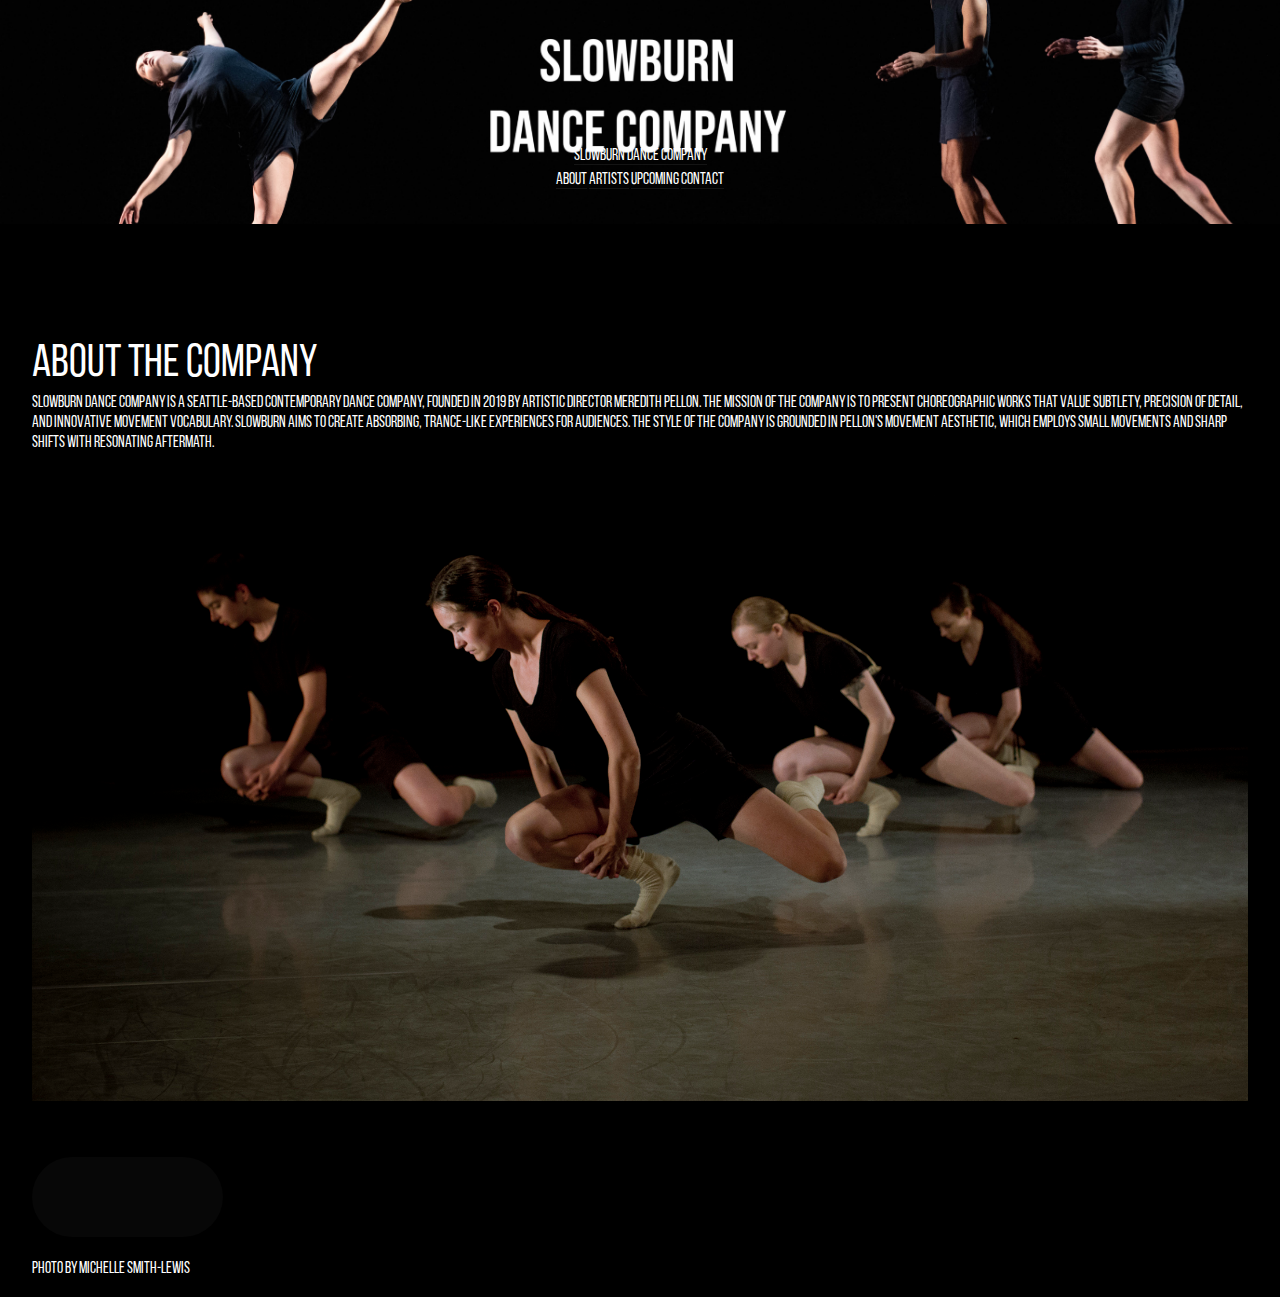
<file: about.html>
<!DOCTYPE HTML>
<!--
	Hielo by TEMPLATED
	templated.co @templatedco
	Released for free under the Creative Commons Attribution 3.0 license (templated.co/license)
-->
<html>
	<head>
		<title>SLOWBURN Dance Company</title>
		<meta charset="utf-8" />
		<meta name="viewport" content="width=device-width, initial-scale=1" />
		<link rel="stylesheet" href="assets/css/main.css" />
	</head>

	<body class="subpage">

		<!-- Header -->
			<header id="header">
				<div class="logo"><a href="index.html">SLOWBURN <span>Dance Company</span></a></div>
				<a href="#about">About</a>
				<a href="#artists">Artists</a>
				<a href="#upcoming">Upcoming</a>
				<a href="#contact">Contact</a>
			</header>

		<!-- One -->
			<section class="wrapper style3">
				<div class="inner">
					<div class="content">
						<div class="align-center">
							<h2>About the Company</h2>
							<h4>SLOWBURN Dance Company is a Seattle-based contemporary dance company, founded in 2019 by Artistic Director Meredith Pellon. The mission of the company is to present  choreographic works that value subtlety, precision of detail, and innovative movement vocabulary. SLOWBURN aims to create absorbing, trance-like experiences for audiences. The style of the company is grounded in Pellon's movement aesthetic, which employs small movements and sharp shifts with resonating aftermath.</h4>
						</div>
					</div>
				</div>
				<div class="inner">
					<span class="image fit"><img src="images/pic01.jpg" alt="" /></span>
				</div>
			</section>

		<!-- Two -->
			<!-- <section id="two" class="wrapper style2">
				<div class="inner">
					<div class="box">
						<div class="content">
							<header class="align-center">
								<p>maecenas sapien feugiat ex purus</p>
								<h2>Lorem ipsum dolor</h2>
							</header>
							<p>Lorem ipsum dolor sit amet, consectetur adipiscing elit. Cras at dignissim augue, in iaculis neque. Etiam bibendum felis ac vulputate pellentesque. Cras non blandit quam. Nunc porta, est non posuere sagittis, neque nunc pellentesque diam, a iaculis lacus urna vitae purus. In non dui vel est tempor faucibus. Aliquam erat volutpat. Quisque vel est vitae nibh laoreet auctor. In nec libero dui. Nulla ullamcorper, dolor nec accumsan viverra, libero eros rutrum metus, vel lacinia magna odio non nunc. Praesent semper felis eu rhoncus aliquam. Donec at quam ac libero vestibulum pretium. Nunc faucibus vel arcu in malesuada. Aenean at velit odio. Vestibulum ante ipsum primis in faucibus orci luctus et ultrices posuere cubilia Curae; Maecenas commodo erat eget molestie sollicitudin. Donec imperdiet, ex sed blandit dictum, ipsum metus ultrices arcu, vitae euismod nisl sapien vitae tortor.</p>

							<p>Vivamus nec odio ac ligula congue feugiat at vitae leo. Aenean sem justo, finibus sed dui eu, accumsan facilisis dolor. Fusce quis dui eget odio iaculis aliquam vel sed velit. Nulla pellentesque posuere semper. Nulla eu sagittis lorem, a auctor nulla. Sed ac condimentum orci, ac varius ante. Nunc blandit quam sit amet sollicitudin sodales.</p>

							<p>Vivamus ultricies mollis mauris quis molestie. Quisque eu mi velit. In et cursus nibh. Donec facilisis, orci sed mollis hendrerit, nunc risus mattis odio, eget efficitur nisl orci a lectus. Aenean finibus neque convallis orci sollicitudin tincidunt. Vivamus lacinia facilisis diam, quis facilisis nisi luctus nec. Aliquam ac molestie enim, ut ultrices elit. Fusce laoreet vulputate risus in tincidunt. Sed commodo mollis maximus. Nullam varius laoreet nibh sit amet facilisis. Donec ac odio vehicula, consequat elit et, sodales justo. Vestibulum ante ipsum primis in faucibus orci luctus et ultrices posuere cubilia Curae; Nullam ac auctor mauris, in hendrerit libero. </p>
						</div>
					</div>
				</div>
			</section> -->

		<!-- Footer -->
			<footer id="footer">
				<div class="container">
					<ul class="icons">
						<li><a href="#" class="icon fa-facebook"><span class="label">Facebook</span></a></li>
						<li><a href="#" class="icon fa-instagram"><span class="label">Instagram</span></a></li>
						<li><a href="#" class="icon fa-envelope-o"><span class="label">Email</span></a></li>
					</ul>
				</div>
				<div class="credits">
					Photo by Michelle Smith-Lewis
				</div>
			</footer>

		<!-- Scripts -->
			<script src="assets/js/jquery.min.js"></script>
			<script src="assets/js/jquery.scrollex.min.js"></script>
			<script src="assets/js/skel.min.js"></script>
			<script src="assets/js/util.js"></script>
			<script src="assets/js/main.js"></script>

	</body>
</html>
</file>
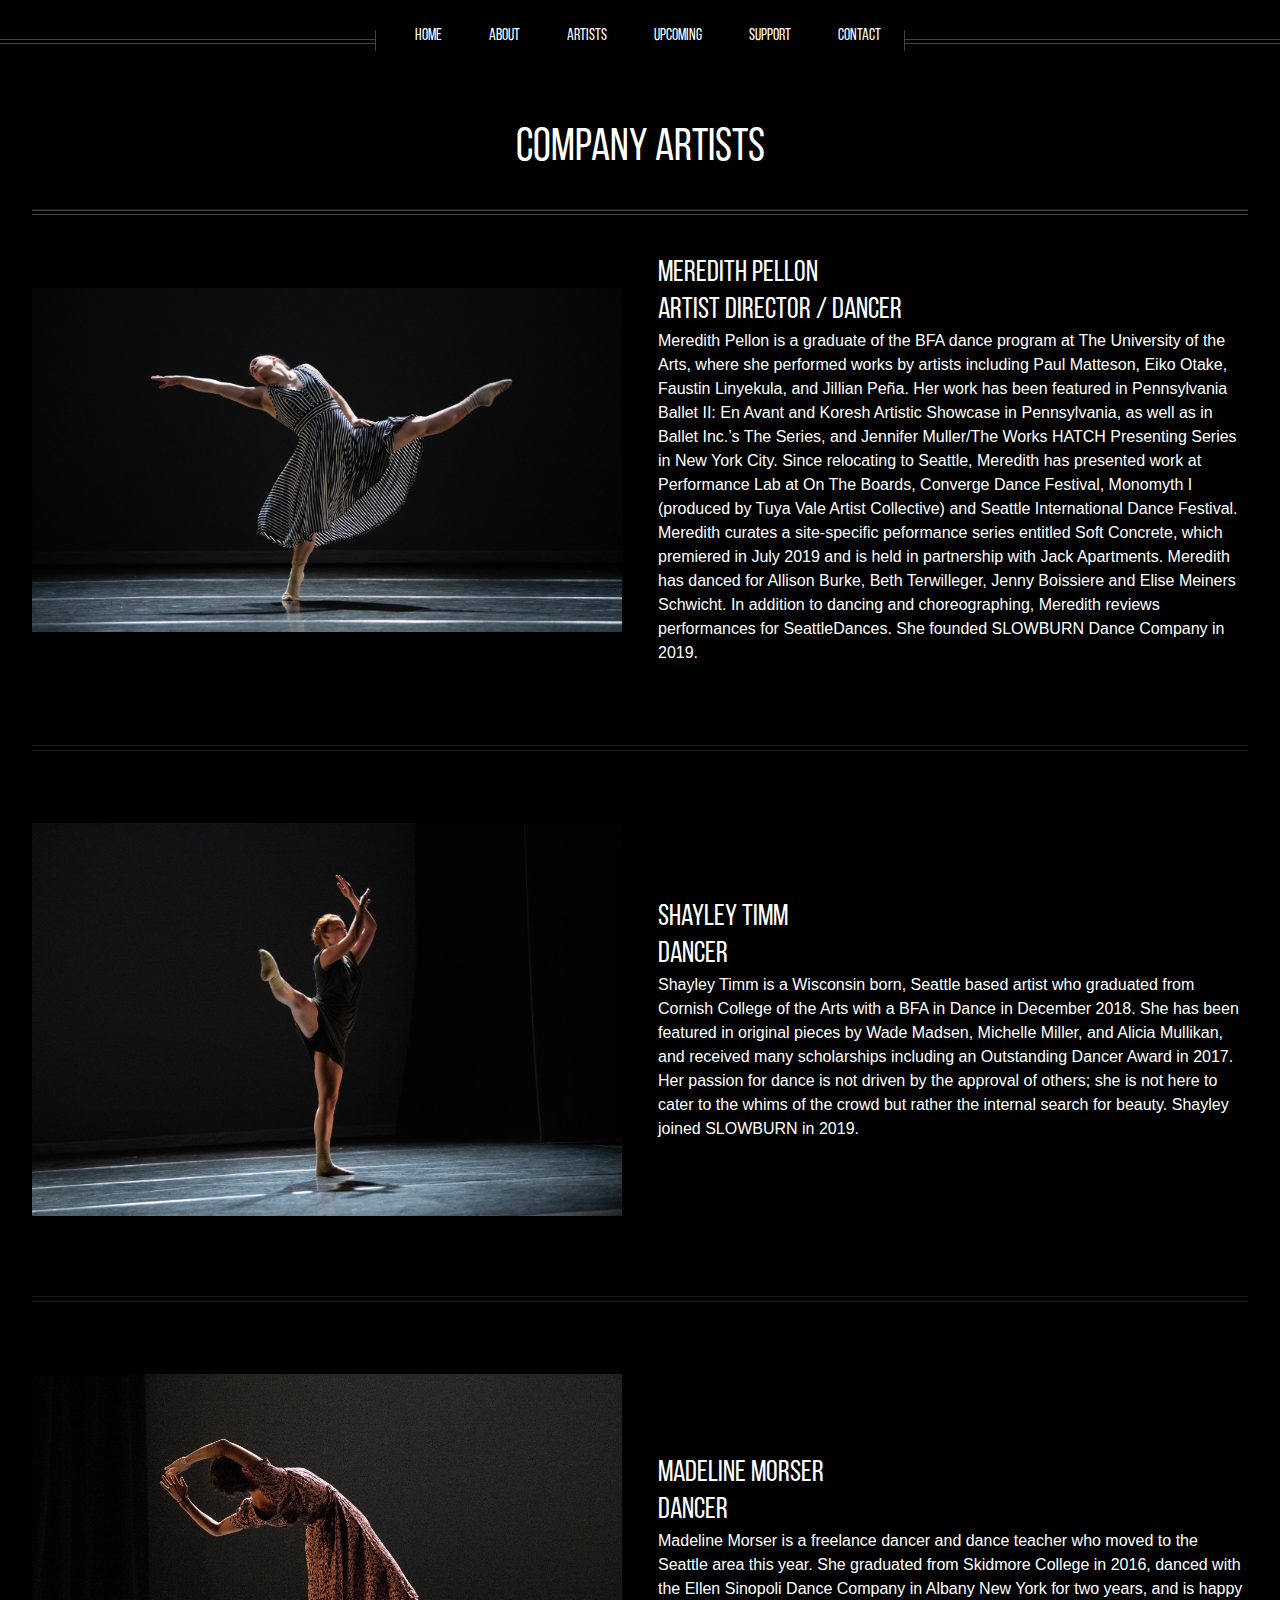
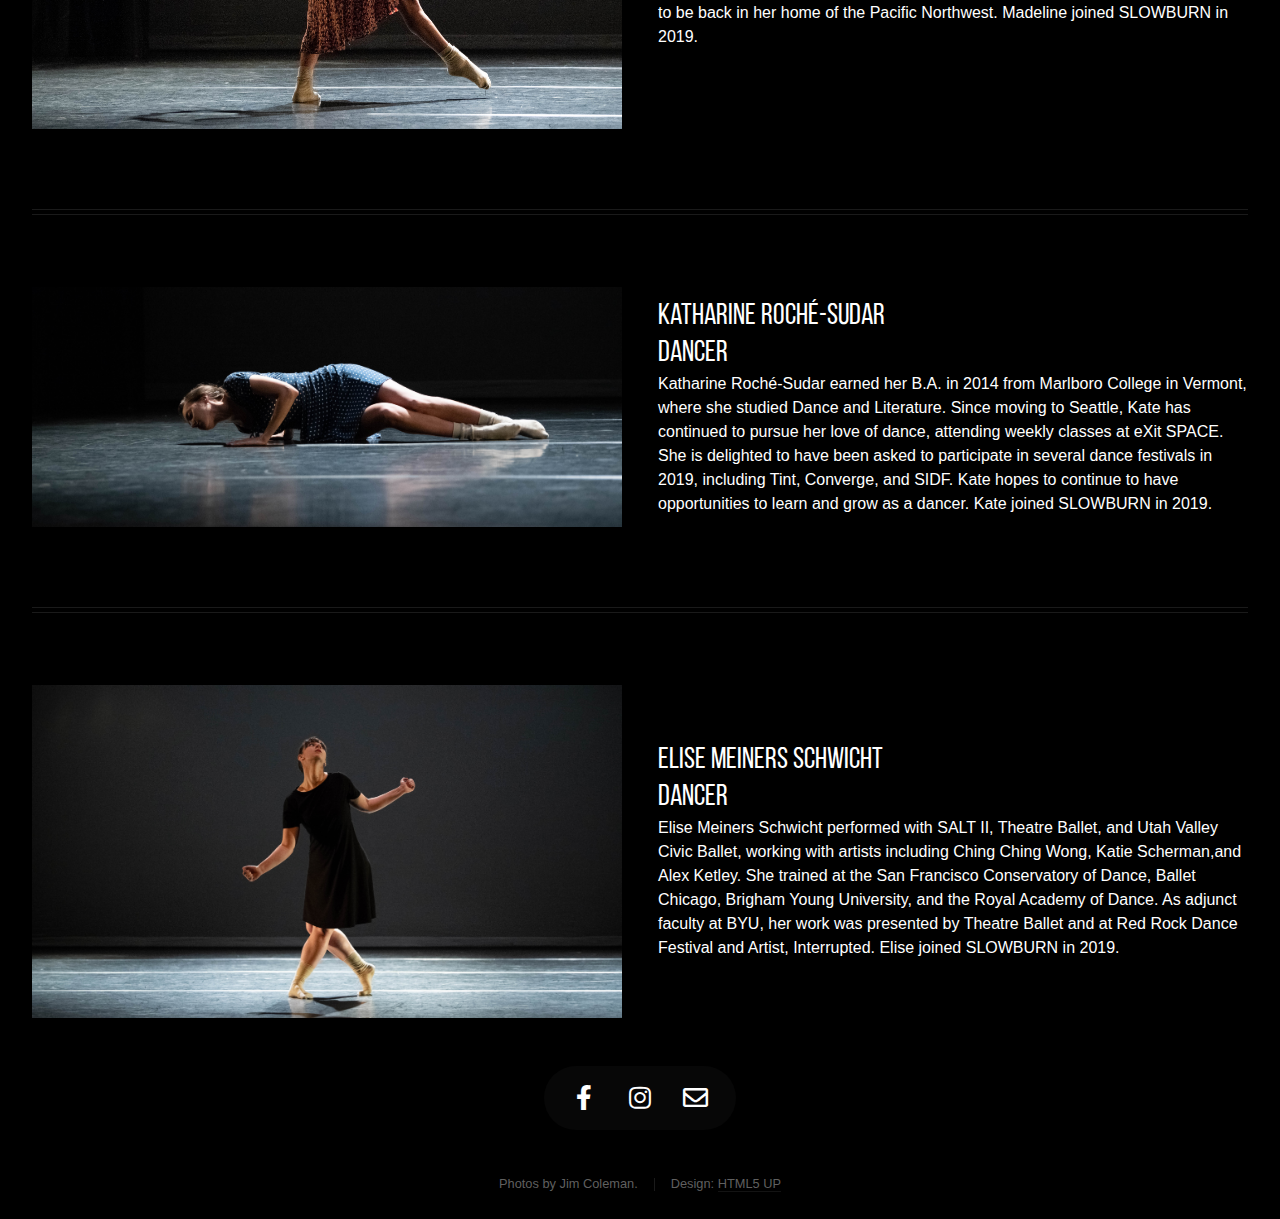
<file: artists.html>
<!DOCTYPE HTML>
<!--
	Helios by HTML5 UP
	html5up.net | @ajlkn
	Free for personal and commercial use under the CCA 3.0 license (html5up.net/license)
-->
<html>
	<head>
		<title>SLOWBURN Dance Company</title>
		<meta charset="utf-8" />
		<meta name="viewport" content="width=device-width, initial-scale=1, user-scalable=no" />
		<link rel="stylesheet" href="assets/css/main.css" />
		<link href="https://fonts.googleapis.com/css?family=Montserrat&display=swap" rel="stylesheet">
		<noscript><link rel="stylesheet" href="assets/css/noscript.css" /></noscript>
	</head>
	<body class="artists is-preload">
		<div id="page-wrapper">

			<!-- Header -->
				<div id="header2">
					<!-- Nav -->
						<nav id="nav">
							<ul>
								<li><a href="index.html">Home</a></li>
								<li><a href="about.html">About</a></li>
								<li><a href="artists.html">Artists</a></li>
								<li><a href="upcoming.html">Upcoming</a></li>
								<li><a href="support.html">Support</a></li>
								<li><a href="contact.html">Contact</a></li>
							</ul>
						</nav>

				</div>

			<!-- Main -->
				<div class="wrapper style1">

					<div class="container">
						<article id="main" class="special">
							<header>
								<h2>Company Artists</h2>
							</header>
						</article>

						<hr id="header-break">

						<div class="row">
							<div class="col-12 col-12-mobile" id="sidebar">
								<section>
									<div class="row" style="align-items:center;">
										<div class="col-6">
											<a class="image fit"><img src="images/artists/meredith.jpg" alt="" /></a>
										</div>
										<div class="col-6">
											<h2 style="font-size:1.85em;">Meredith Pellon</h2>
											<h2 style="font-size:1.85em;">Artist Director /  Dancer</h2>
											<p style="margin-bottom: 0em; font-size: medium;">
												Meredith Pellon is a graduate of the BFA dance program at The University of the Arts, where she performed works by artists including Paul Matteson, Eiko Otake, Faustin Linyekula, and Jillian Peña. Her work has been featured in Pennsylvania Ballet II: En Avant and Koresh Artistic Showcase in Pennsylvania, as well as in Ballet Inc.’s The Series, and Jennifer Muller/The Works HATCH Presenting Series in New York City. Since relocating to Seattle, Meredith has presented work at Performance Lab at On The Boards, Converge Dance Festival, Monomyth I (produced by Tuya Vale Artist Collective) and Seattle International Dance Festival. Meredith curates a site-specific peformance series entitled Soft Concrete, which premiered in July 2019 and is held in partnership with Jack Apartments. Meredith has danced for Allison Burke, Beth Terwilleger, Jenny Boissiere and Elise Meiners Schwicht. In addition to dancing and choreographing, Meredith reviews performances for SeattleDances. She founded SLOWBURN Dance Company in 2019.
											</p>
										</div>
									</div>
									<hr/>
									<div class="row" style="align-items:center;">
										<div class="col-6">
											<a class="image fit"><img src="images/artists/shay.jpg" alt="" /></a>
										</div>
										<div class="col-6">
											<h2 style="font-size:1.85em;">Shayley Timm</h2>
											<h2 style="font-size:1.85em;">Dancer</h2>
											<p style="margin-bottom: 0em; font-size: medium;">
												Shayley Timm is a Wisconsin born, Seattle based artist who graduated from Cornish College of the Arts with a BFA in Dance in December 2018. She has been featured in original pieces by Wade Madsen, Michelle Miller, and Alicia Mullikan, and received many scholarships including an Outstanding Dancer Award in 2017. Her passion for dance is not driven by the approval of others; she is not here to cater to the whims of the crowd but rather the internal search for beauty. Shayley joined SLOWBURN in 2019.
											</p>
										</div>
									</div>
									<hr/>
									<div class="row" style="align-items:center;">
										<div class="col-6">
											<a class="image fit"><img src="images/artists/madeline.jpg" alt="" /></a>
										</div>
										<div class="col-6">
											<h2 style="font-size:1.85em;">Madeline Morser</h2>
											<h2 style="font-size:1.85em;">Dancer</h2>
											<p style="margin-bottom: 0em; font-size: medium;">
												Madeline Morser is a freelance dancer and dance teacher who moved to the Seattle area this year. She graduated from Skidmore College in 2016, danced with the Ellen Sinopoli Dance Company in Albany New York for two years, and is happy to be back in her home of the Pacific Northwest. Madeline joined SLOWBURN in 2019.
											</p>
										</div>
									</div>
									<hr/>
									<div class="row" style="align-items:center;">
										<div class="col-6">
											<a class="image fit"><img src="images/artists/kate.jpg" alt="" /></a>
										</div>
										<div class="col-6">
											<h2 style="font-size:1.85em;">Katharine Roché-Sudar</h2>
											<h2 style="font-size:1.85em;">Dancer</h2>
											<p style="margin-bottom: 0em; font-size: medium;">
												Katharine Roché-Sudar earned her B.A. in 2014 from Marlboro College in Vermont, where she studied Dance and Literature. Since moving to Seattle, Kate has continued to pursue her love of dance, attending weekly classes at eXit SPACE. She is delighted to have been asked to participate in several dance festivals in 2019, including Tint, Converge, and SIDF. Kate hopes to continue to have opportunities to learn and grow as a dancer. Kate joined SLOWBURN in 2019.
											</p>
										</div>
									</div>
									<hr/>
									<div class="row" style="align-items:center;">
										<div class="col-6">
											<a class="image fit"><img src="images/artists/elise.jpg" alt="" /></a>
										</div>
										<div class="col-6">
											<h2 style="font-size:1.85em;">Elise Meiners Schwicht</h2>
											<h2 style="font-size:1.85em;">Dancer</h2>
											<p style="margin-bottom: 0em; font-size: medium;">
												Elise Meiners Schwicht performed with SALT II, Theatre Ballet, and Utah Valley Civic Ballet, working with artists including Ching Ching Wong, Katie Scherman,and Alex Ketley. She trained at the San Francisco Conservatory of Dance, Ballet Chicago, Brigham Young University, and the Royal Academy of Dance. As adjunct faculty at BYU, her work was presented by Theatre Ballet and at Red Rock Dance Festival and Artist, Interrupted. Elise joined SLOWBURN in 2019.
											</p>
										</div>
									</div>
								</section>
							</div>
						</div>
					</div>


				</div>

			<!-- Footer -->
				<div id="footer">
					<div class="container">
						<div class="row">
							<div class="col-12">

								<!-- Contact -->
									<section class="contact">
										<ul class="icons">
											<li><a href="https://www.facebook.com/slowburndance/" class="icon brands fa-facebook-f"><span class="label">Facebook</span></a></li>
											<li><a href="https://www.instagram.com/meredithpellondance" class="icon brands fa-instagram"><span class="label">Instagram</span></a></li>
											<li><a href="mailto:slowburndance@gmail.com" class="icon fa-envelope"><span class="label">Email</span></a></li>
										</ul>
									</section>

								<!-- Copyright -->
									<div class="copyright">
										<ul class="menu">
											<li>Photos by Jim Coleman.</li><li>Design: <a href="http://html5up.net">HTML5 UP</a></li>
										</ul>
									</div>

							</div>

						</div>
					</div>
				</div>

		</div>

		<!-- Scripts -->
			<script src="assets/js/jquery.min.js"></script>
			<script src="assets/js/jquery.dropotron.min.js"></script>
			<script src="assets/js/jquery.scrolly.min.js"></script>
			<script src="assets/js/jquery.scrollex.min.js"></script>
			<script src="assets/js/browser.min.js"></script>
			<script src="assets/js/breakpoints.min.js"></script>
			<script src="assets/js/util.js"></script>
			<script src="assets/js/main.js"></script>

	</body>
</html>
</file>
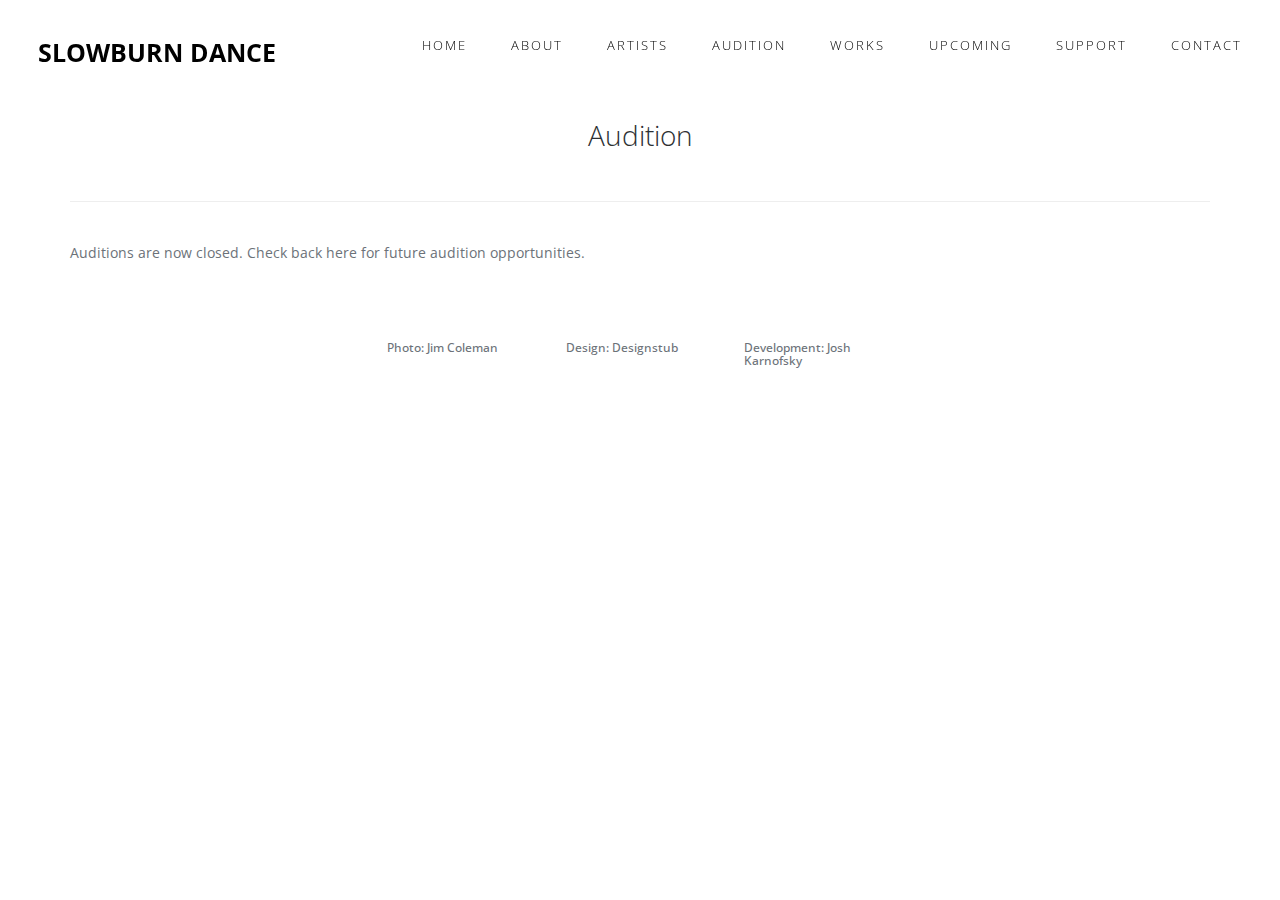
<file: audition.html>
<!doctype html>
<!--[if lt IE 7]>      <html class="no-js lt-ie9 lt-ie8 lt-ie7" lang=""> <![endif]-->
<!--[if IE 7]>         <html class="no-js lt-ie9 lt-ie8" lang=""> <![endif]-->
<!--[if IE 8]>         <html class="no-js lt-ie9" lang=""> <![endif]-->
<!--[if gt IE 8]><!--> <html class="no-js" lang=""> <!--<![endif]-->

<head>
<meta charset="utf-8">
<meta name="description" content="">
<meta name="viewport" content="width=device-width, initial-scale=1">
<title>SLOWBURN Dance Company </title>
<link rel="stylesheet" href="css/bootstrap.min.css">
<link rel="stylesheet" href="css/flexslider.css">
<link rel="stylesheet" href="css/main.css">
<link rel="stylesheet" href="css/responsive.css">
<link rel="stylesheet" href="css/animate.min.css">
<link rel="stylesheet" href="https://maxcdn.bootstrapcdn.com/font-awesome/4.4.0/css/font-awesome.min.css">
<link rel="icon" type="image/png" href="images/favicon.png">
</head>

<body>

<!-- Header Section -->
<section class="tophead" role="tophead"> 
  <!-- Navigation Section -->
  <header id="header">
    <div class="header-content clearfix"> <a class="logo" href="#">Slowburn Dance</a>
      <nav class="navigation" role="navigation">
        <ul class="primary-nav">
          <li><a href="index.html">Home</a></li>
          <li><a href="about.html">About</a></li>
          <li><a href="artists.html">Artists</a></li>
          <li><a href="audition.html">Audition</a></li>
          <li><a href="works.html">Works</a></li>
          <li><a href="upcoming.html">Upcoming</a></li>
          <li><a href="support.html">Support</a></li>
          <li><a href="contact.html">Contact</a></li>
        </ul>
      </nav>
      <a href="#" class="nav-toggle">Menu<span></span></a> </div>
  </header>
  <!-- Navigation Section --> 
</section>
<!-- Header Section --> 
<!-- Slider Section -->
<section id="header-slider" class="section">
    <div class="wrapper style1">

    <div class="container">
      <article id="main" class="special">
        <header style="text-align: center;">
          <h3>Audition</h3>
        </header>

        <br>
        <hr id="header-break">
        <br>
        <p>Auditions are now closed. Check back here for future audition opportunities.</p>

<!-- footer section -->
<footer class="footer">
  <div class="container-fluid">
    <div class="row" style="display: flex; justify-content: center;">
      <div class="col-md-2">
        <h6>Photo: Jim Coleman</h6>
      </div>
      <div class="col-md-2">
        <h6>Design: Designstub</h6>
      </div>
      <div class="col-md-2">
        <h6>Development: Josh Karnofsky</h6>
      </div>
    </div>
  </div>
</footer>
<!-- footer section --> 

<!-- JS FILES --> 
<script src="https://ajax.googleapis.com/ajax/libs/jquery/1.11.3/jquery.min.js"></script> 
<script src="js/bootstrap.min.js"></script> 
<script src="js/jquery.flexslider-min.js"></script> 
<script src="js/retina.min.js"></script> 
<script src="js/modernizr.js"></script> 
<script src="js/main.js"></script>
</body>
</html>
</file>
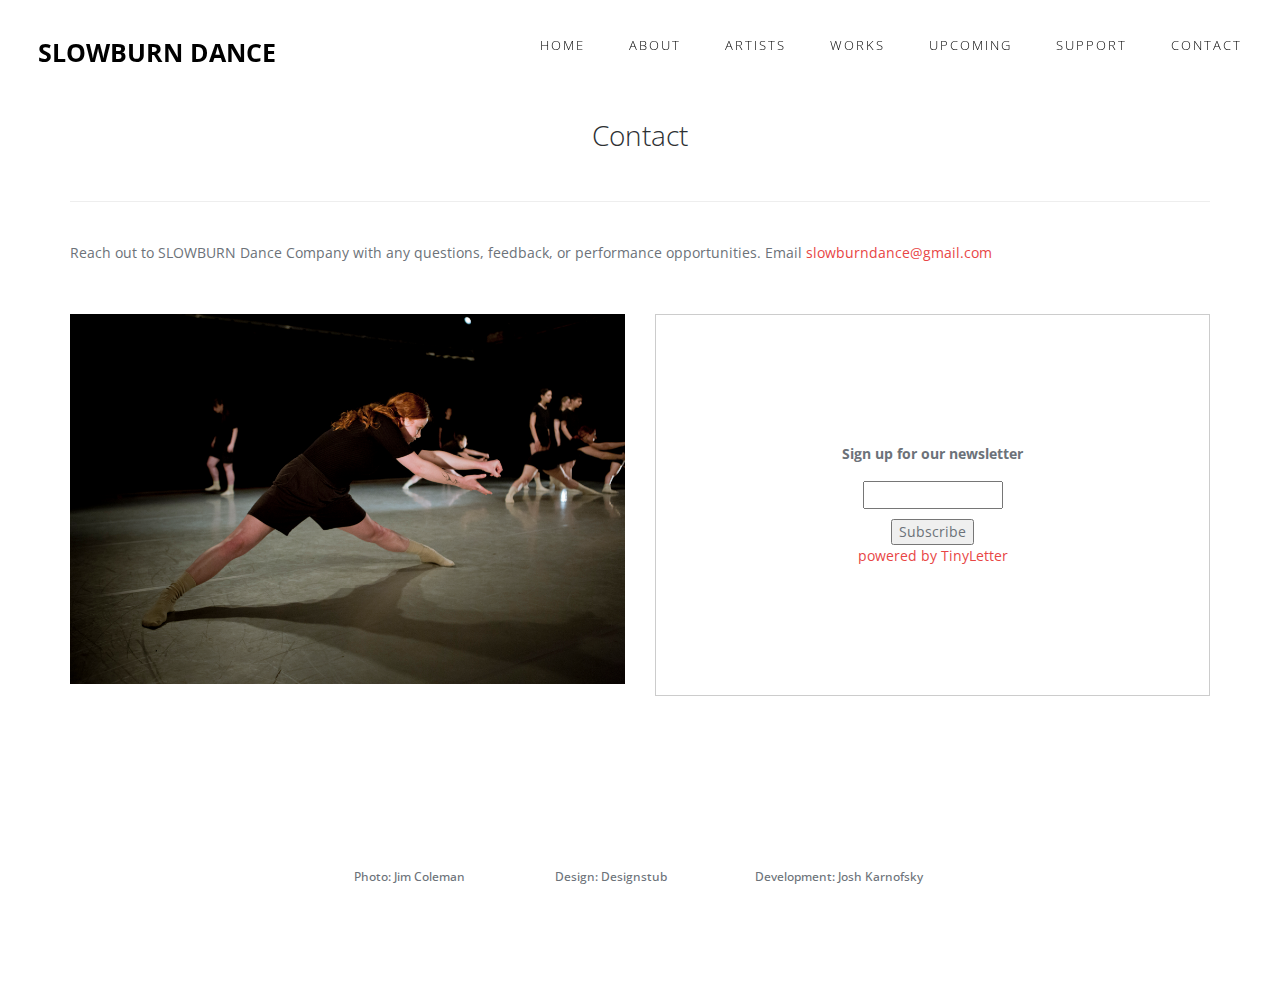
<file: contact.html>
<!doctype html>
<!--[if lt IE 7]>      <html class="no-js lt-ie9 lt-ie8 lt-ie7" lang=""> <![endif]-->
<!--[if IE 7]>         <html class="no-js lt-ie9 lt-ie8" lang=""> <![endif]-->
<!--[if IE 8]>         <html class="no-js lt-ie9" lang=""> <![endif]-->
<!--[if gt IE 8]><!--> <html class="no-js" lang=""> <!--<![endif]-->

<head>
<meta charset="utf-8">
<meta name="description" content="">
<meta name="viewport" content="width=device-width, initial-scale=1">
<title>SLOWBURN Dance Company </title>
<link rel="stylesheet" href="css/bootstrap.min.css">
<link rel="stylesheet" href="css/flexslider.css">
<link rel="stylesheet" href="css/main.css">
<link rel="stylesheet" href="css/responsive.css">
<link rel="stylesheet" href="css/animate.min.css">
<link rel="stylesheet" href="https://maxcdn.bootstrapcdn.com/font-awesome/4.4.0/css/font-awesome.min.css">
</head>

<body>

<!-- Header Section -->
<section class="tophead" role="tophead"> 
  <!-- Navigation Section -->
  <header id="header">
    <div class="header-content clearfix"> <a class="logo" href="#">Slowburn Dance</a>
      <nav class="navigation" role="navigation">
        <ul class="primary-nav">
          <li><a href="index.html">Home</a></li>
          <li><a href="about.html">About</a></li>
          <li><a href="artists.html">Artists</a></li>
          <li><a href="works.html">Works</a></li>
          <li><a href="upcoming.html">Upcoming</a></li>
          <li><a href="support.html">Support</a></li>
          <li><a href="contact.html">Contact</a></li>
        </ul>
      </nav>
      <a href="#" class="nav-toggle">Menu<span></span></a> </div>
  </header>
  <!-- Navigation Section --> 
</section>
<!-- Header Section --> 
<!-- Slider Section -->
<section id="header-slider" class="section">
    <div class="wrapper style1">

    <div class="container">
      <article id="main" class="special">
        <header style="text-align: center;">
          <h3>Contact</h3>
        </header>

        <br>
        <hr id="header-break">
        <br>
        <p>
          Reach out to SLOWBURN Dance Company with any questions, feedback, or performance opportunities. Email <a href="mailto:slowburndance@gmail.com">slowburndance@gmail.com</a>
        </p>
        <br> <br>

        <div class="row">
            <div class="col-md-6">
              <img src="images/contact.jpg" class="img-responsive" alt=""> </a>
            </div>
            <div class="col-md-6">
              <form style="border:1px solid #ccc;padding:58px;text-align:center;" action="https://tinyletter.com/SLOWBURNDance" method="post" target="popupwindow" onsubmit="window.open('https://tinyletter.com/SLOWBURNDance', 'popupwindow', 'scrollbars=yes,width=800,height=600');return true"><p style="margin-top: 70px;"><label for="tlemail">Sign up for our newsletter</label></p><p><input type="text" style="width:140px" name="email" id="tlemail" /></p><input type="hidden" value="1" name="embed"/><input type="submit" value="Subscribe" /><p style="margin-bottom: 70px;"><a href="https://tinyletter.com" target="_blank">powered by TinyLetter</a></p></form>
            </div>
        </div>
      </article>
    </div>

  </div>
</section>

<!-- footer section -->
<footer class="footer">
  <div class="container-fluid">
    <div class="row" style="display: flex; justify-content: center;">
      <div class="col-md-2">
        <h6>Photo: Jim Coleman</h6>
      </div>
      <div class="col-md-2">
        <h6>Design: Designstub</h6>
      </div>
      <div class="col-md-2">
        <h6>Development: Josh Karnofsky</h6>
      </div>
    </div>
  </div>
</footer>
<!-- footer section --> 

<!-- JS FILES --> 
<script src="https://ajax.googleapis.com/ajax/libs/jquery/1.11.3/jquery.min.js"></script> 
<script src="js/bootstrap.min.js"></script> 
<script src="js/jquery.flexslider-min.js"></script> 
<script src="js/retina.min.js"></script> 
<script src="js/modernizr.js"></script> 
<script src="js/main.js"></script>
</body>
</html>
</file>
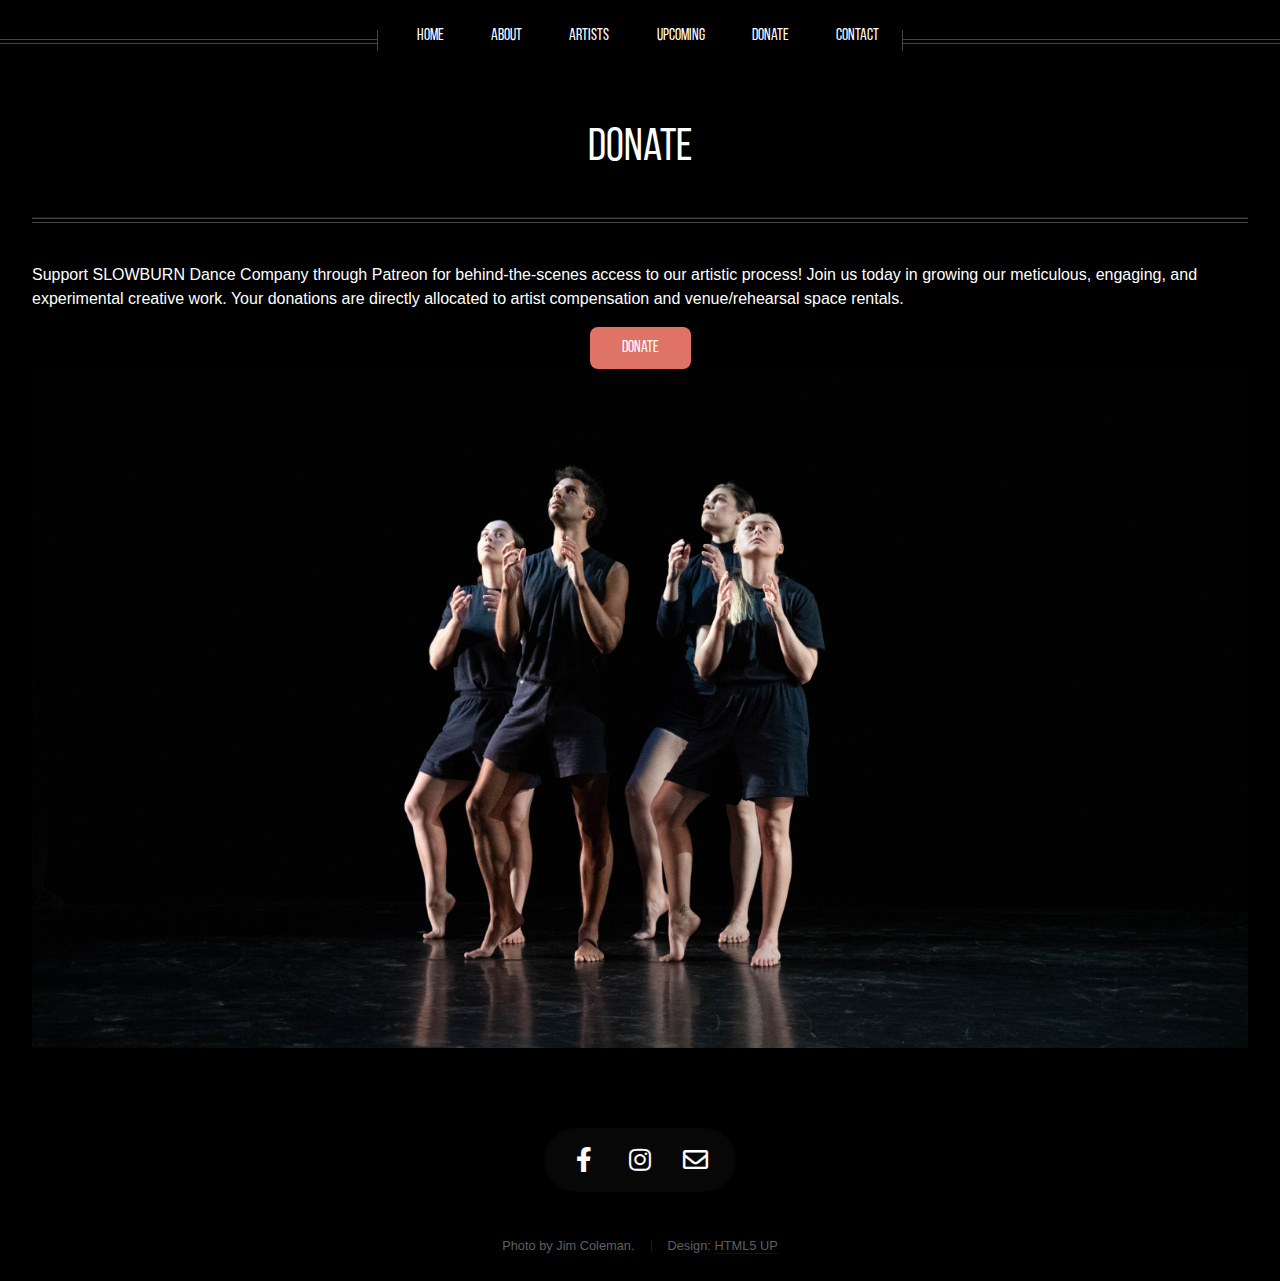
<file: donate.html>
<!DOCTYPE HTML>
<!--
	Helios by HTML5 UP
	html5up.net | @ajlkn
	Free for personal and commercial use under the CCA 3.0 license (html5up.net/license)
-->
<html>
	<head>
		<title>SLOWBURN Dance Company</title>
		<meta charset="utf-8" />
		<meta name="viewport" content="width=device-width, initial-scale=1, user-scalable=no" />
		<link rel="stylesheet" href="assets/css/main.css" />
		<link href="https://fonts.googleapis.com/css?family=Montserrat&display=swap" rel="stylesheet">
		<noscript><link rel="stylesheet" href="assets/css/noscript.css" /></noscript>
	</head>
	<body class="artists is-preload">
		<div id="page-wrapper">

			<!-- Header -->
				<div id="header2">
					<!-- Nav -->
						<nav id="nav">
							<ul>
								<li><a href="index.html">Home</a></li>
								<li><a href="about.html">About</a></li>
								<li><a href="artists.html">Artists</a></li>
								<li><a href="upcoming.html">Upcoming</a></li>
								<li><a href="donate.html">Donate</a></li>
								<li><a href="contact.html">Contact</a></li>
							</ul>
						</nav>

				</div>

			<!-- Main -->
				<div class="wrapper style1">

					<div class="container">
						<article id="main" class="special">
							<header>
								<h2>Donate</h2>
							</header>

							<hr id="header-break">

							<p>
								Support SLOWBURN Dance Company through Patreon for behind-the-scenes access to our artistic process! Join us today in growing our meticulous, engaging, and experimental creative work. Your donations are directly allocated to artist compensation and venue/rehearsal space rentals.
							</p>
							<div style="text-align: center">
								<a class="button" href=" https://www.patreon.com/SLOWBURNDance">
									Donate
								</a>
							</div>
							<a class="image featured"><img src="images/donate.jpg" alt="" /></a>
						</article>
					</div>
				</div>

			<!-- Footer -->
				<div id="footer">
					<div class="container">
						<div class="row">
							<div class="col-12">

								<!-- Contact -->
									<section class="contact">
										<ul class="icons">
											<li><a href="#" class="icon brands fa-facebook-f"><span class="label">Facebook</span></a></li>
											<li><a href="#" class="icon brands fa-instagram"><span class="label">Instagram</span></a></li>
											<li><a href="#" class="icon fa-envelope"><span class="label">Email</span></a></li>
										</ul>
									</section>

								<!-- Copyright -->
									<div class="copyright">
										<ul class="menu">
											<li>Photo by Jim Coleman.</li><li>Design: <a href="http://html5up.net">HTML5 UP</a></li>
										</ul>
									</div>

							</div>

						</div>
					</div>
				</div>

		</div>

		<!-- Scripts -->
			<script src="assets/js/jquery.min.js"></script>
			<script src="assets/js/jquery.dropotron.min.js"></script>
			<script src="assets/js/jquery.scrolly.min.js"></script>
			<script src="assets/js/jquery.scrollex.min.js"></script>
			<script src="assets/js/browser.min.js"></script>
			<script src="assets/js/breakpoints.min.js"></script>
			<script src="assets/js/util.js"></script>
			<script src="assets/js/main.js"></script>

	</body>
</html>
</file>
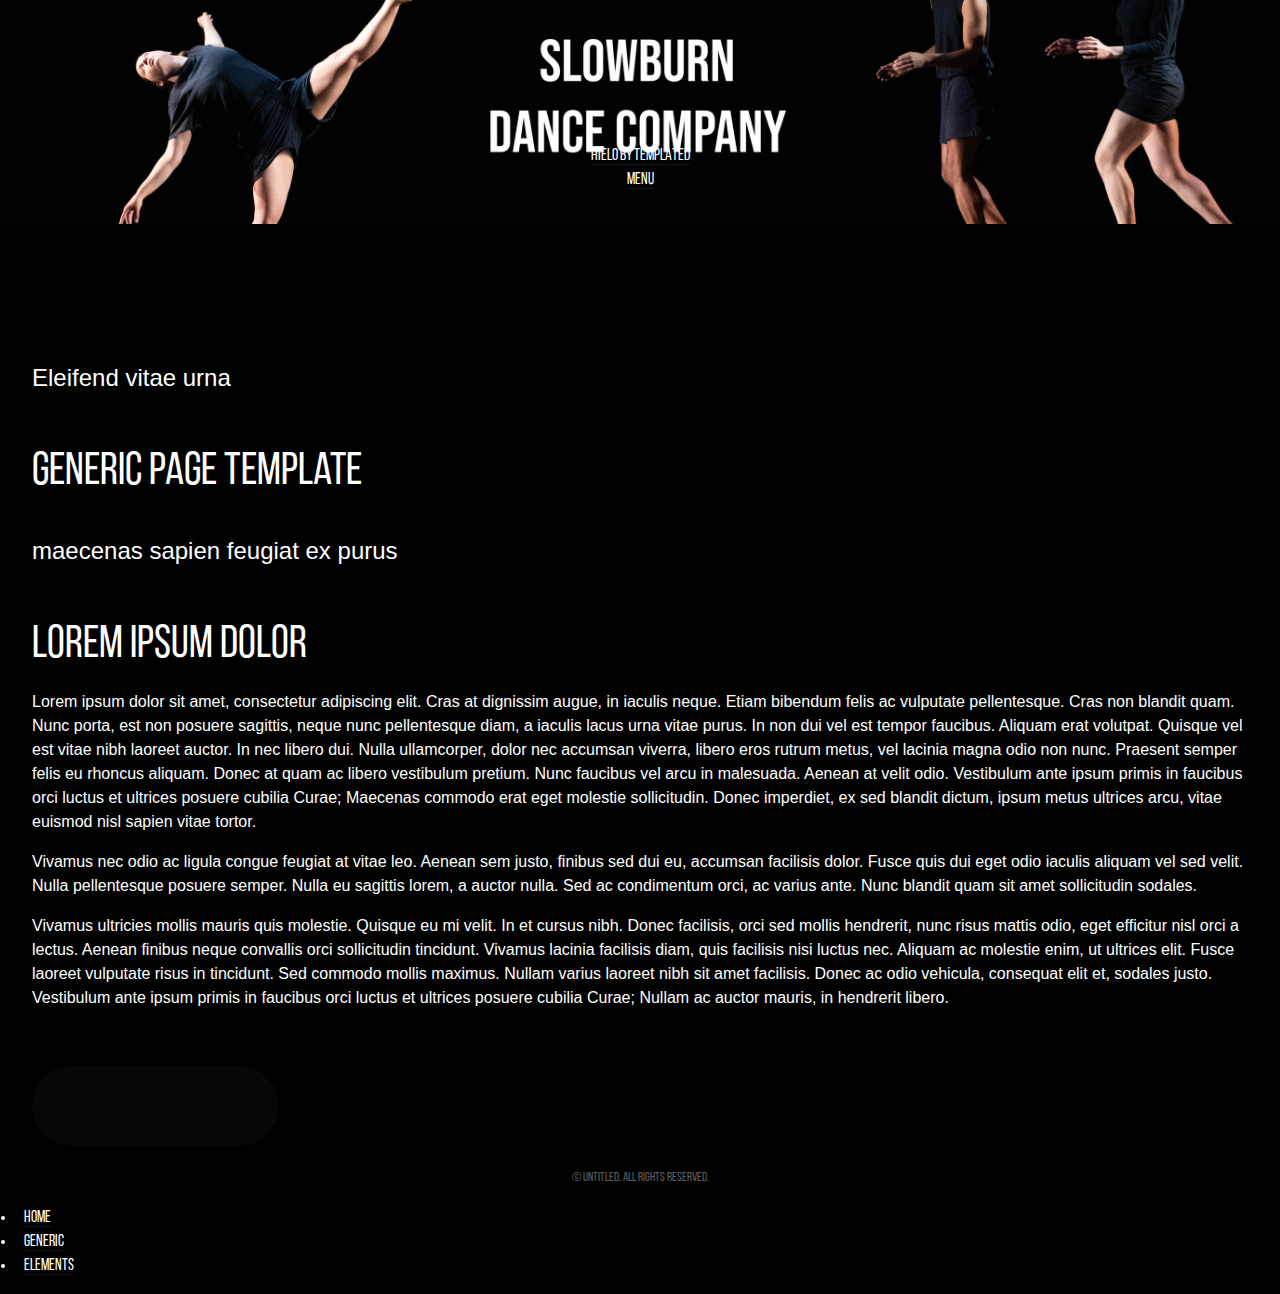
<file: generic.html>
<!DOCTYPE HTML>
<!--
	Hielo by TEMPLATED
	templated.co @templatedco
	Released for free under the Creative Commons Attribution 3.0 license (templated.co/license)
-->
<html>
	<head>
		<title>Hielo by TEMPLATED</title>
		<meta charset="utf-8" />
		<meta name="viewport" content="width=device-width, initial-scale=1" />
		<link rel="stylesheet" href="assets/css/main.css" />
	</head>
	<body class="subpage">

		<!-- Header -->
			<header id="header">
				<div class="logo"><a href="index.html">Hielo <span>by TEMPLATED</span></a></div>
				<a href="#menu">Menu</a>
			</header>

		<!-- Nav -->
			<nav id="menu">
				<ul class="links">
					<li><a href="index.html">Home</a></li>
					<li><a href="generic.html">Generic</a></li>
					<li><a href="elements.html">Elements</a></li>
				</ul>
			</nav>

		<!-- One -->
			<section id="One" class="wrapper style3">
				<div class="inner">
					<header class="align-center">
						<p>Eleifend vitae urna</p>
						<h2>Generic Page Template</h2>
					</header>
				</div>
			</section>

		<!-- Two -->
			<section id="two" class="wrapper style2">
				<div class="inner">
					<div class="box">
						<div class="content">
							<header class="align-center">
								<p>maecenas sapien feugiat ex purus</p>
								<h2>Lorem ipsum dolor</h2>
							</header>
							<p>Lorem ipsum dolor sit amet, consectetur adipiscing elit. Cras at dignissim augue, in iaculis neque. Etiam bibendum felis ac vulputate pellentesque. Cras non blandit quam. Nunc porta, est non posuere sagittis, neque nunc pellentesque diam, a iaculis lacus urna vitae purus. In non dui vel est tempor faucibus. Aliquam erat volutpat. Quisque vel est vitae nibh laoreet auctor. In nec libero dui. Nulla ullamcorper, dolor nec accumsan viverra, libero eros rutrum metus, vel lacinia magna odio non nunc. Praesent semper felis eu rhoncus aliquam. Donec at quam ac libero vestibulum pretium. Nunc faucibus vel arcu in malesuada. Aenean at velit odio. Vestibulum ante ipsum primis in faucibus orci luctus et ultrices posuere cubilia Curae; Maecenas commodo erat eget molestie sollicitudin. Donec imperdiet, ex sed blandit dictum, ipsum metus ultrices arcu, vitae euismod nisl sapien vitae tortor.</p>

							<p>Vivamus nec odio ac ligula congue feugiat at vitae leo. Aenean sem justo, finibus sed dui eu, accumsan facilisis dolor. Fusce quis dui eget odio iaculis aliquam vel sed velit. Nulla pellentesque posuere semper. Nulla eu sagittis lorem, a auctor nulla. Sed ac condimentum orci, ac varius ante. Nunc blandit quam sit amet sollicitudin sodales.</p>

							<p>Vivamus ultricies mollis mauris quis molestie. Quisque eu mi velit. In et cursus nibh. Donec facilisis, orci sed mollis hendrerit, nunc risus mattis odio, eget efficitur nisl orci a lectus. Aenean finibus neque convallis orci sollicitudin tincidunt. Vivamus lacinia facilisis diam, quis facilisis nisi luctus nec. Aliquam ac molestie enim, ut ultrices elit. Fusce laoreet vulputate risus in tincidunt. Sed commodo mollis maximus. Nullam varius laoreet nibh sit amet facilisis. Donec ac odio vehicula, consequat elit et, sodales justo. Vestibulum ante ipsum primis in faucibus orci luctus et ultrices posuere cubilia Curae; Nullam ac auctor mauris, in hendrerit libero. </p>
						</div>
					</div>
				</div>
			</section>

		<!-- Footer -->
			<footer id="footer">
				<div class="container">
					<ul class="icons">
						<li><a href="#" class="icon fa-twitter"><span class="label">Twitter</span></a></li>
						<li><a href="#" class="icon fa-facebook"><span class="label">Facebook</span></a></li>
						<li><a href="#" class="icon fa-instagram"><span class="label">Instagram</span></a></li>
						<li><a href="#" class="icon fa-envelope-o"><span class="label">Email</span></a></li>
					</ul>
				</div>
				<div class="copyright">
					&copy; Untitled. All rights reserved.
				</div>
			</footer>

		<!-- Scripts -->
			<script src="assets/js/jquery.min.js"></script>
			<script src="assets/js/jquery.scrollex.min.js"></script>
			<script src="assets/js/skel.min.js"></script>
			<script src="assets/js/util.js"></script>
			<script src="assets/js/main.js"></script>

	</body>
</html>
</file>
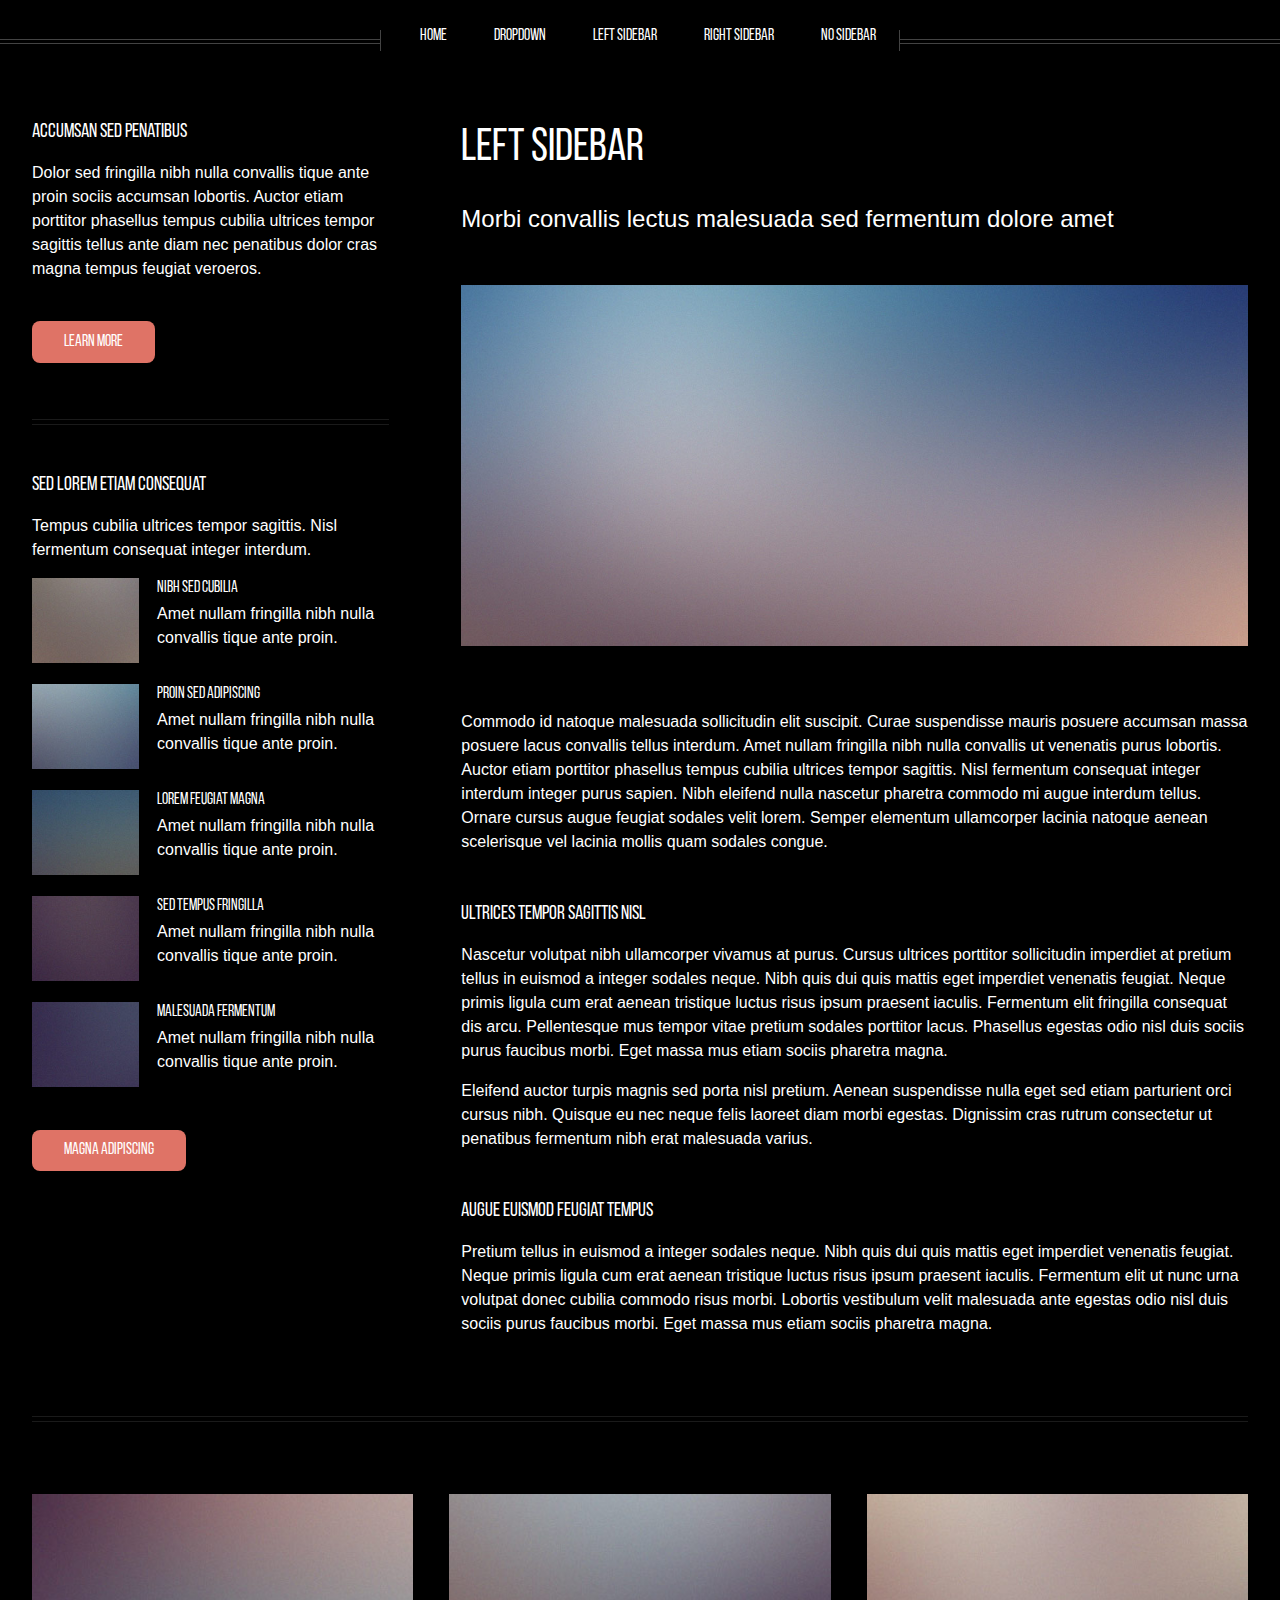
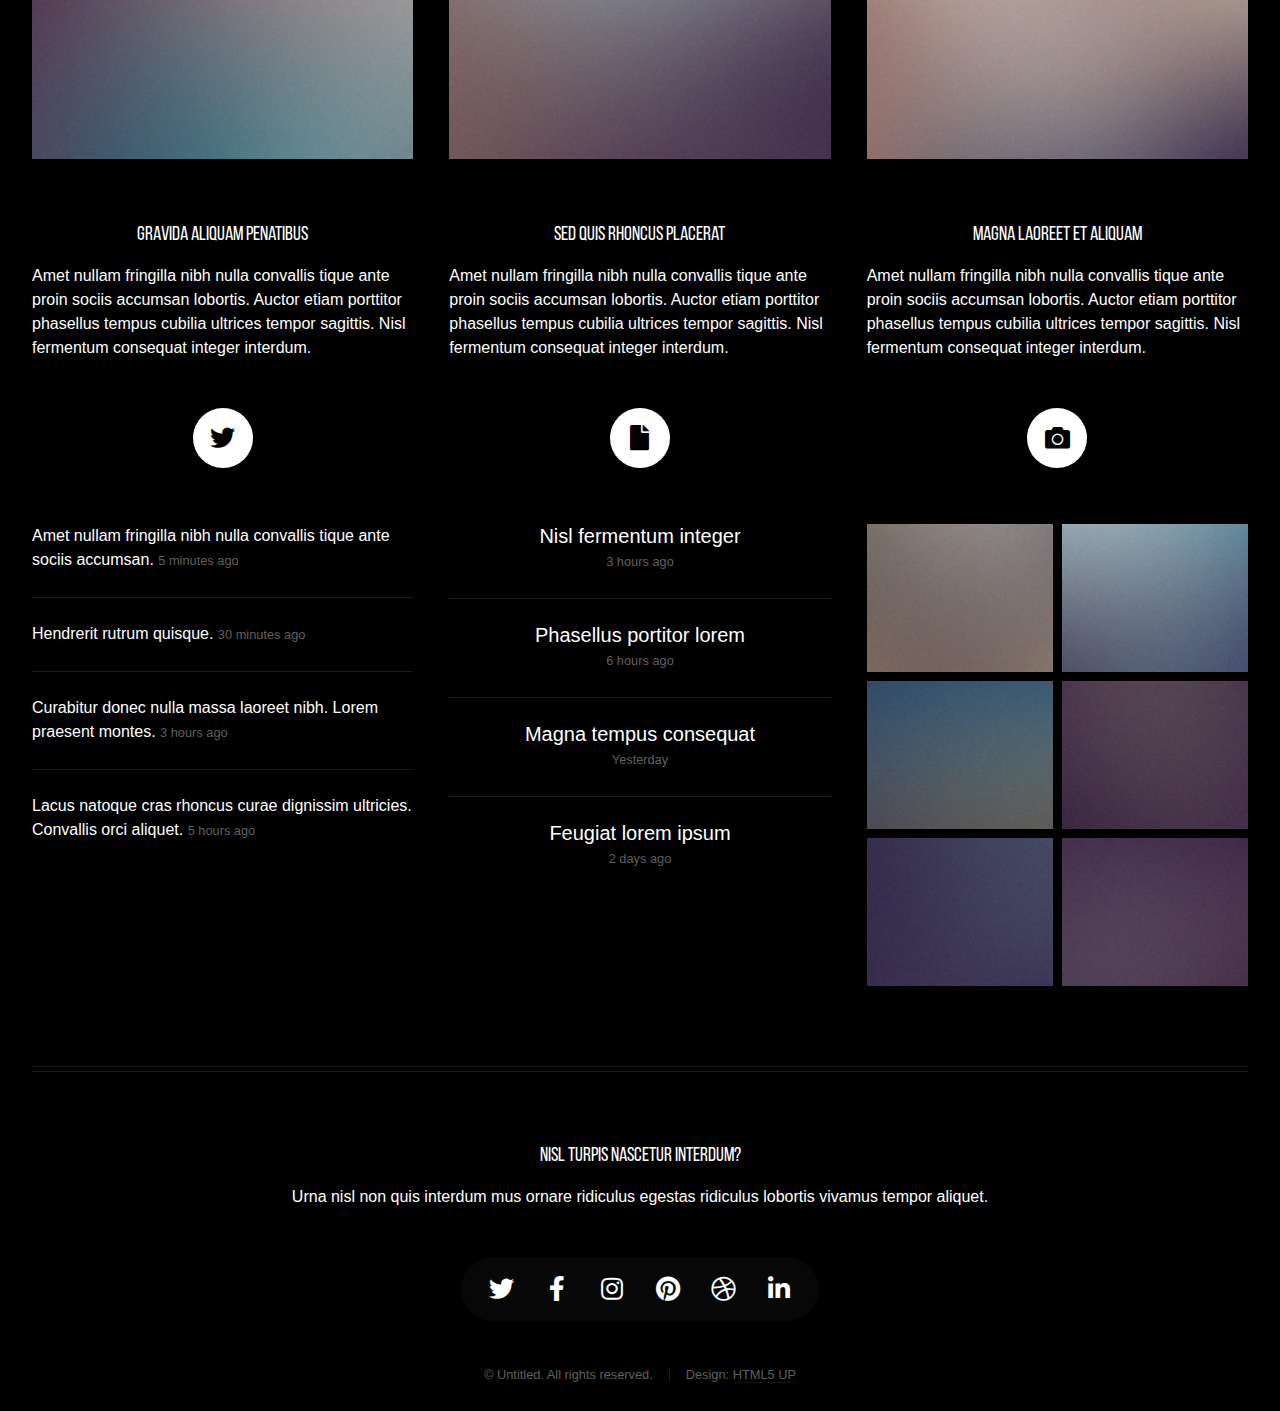
<file: left-sidebar.html>
<!DOCTYPE HTML>
<!--
	Helios by HTML5 UP
	html5up.net | @ajlkn
	Free for personal and commercial use under the CCA 3.0 license (html5up.net/license)
-->
<html>
	<head>
		<title>Left Sidebar - Helios by HTML5 UP</title>
		<meta charset="utf-8" />
		<meta name="viewport" content="width=device-width, initial-scale=1, user-scalable=no" />
		<link rel="stylesheet" href="assets/css/main.css" />
		<noscript><link rel="stylesheet" href="assets/css/noscript.css" /></noscript>
	</head>
	<body class="left-sidebar is-preload">
		<div id="page-wrapper">

			<!-- Header -->
				<div id="header2">

					<!-- Inner -->
<!-- 						<div class="inner">
							<header>
								<h1><a href="index.html" id="logo">Helios</a></h1>
							</header>
						</div>
 -->
					<!-- Nav -->
						<nav id="nav">
							<ul>
								<li><a href="index.html">Home</a></li>
								<li>
									<a href="#">Dropdown</a>
									<ul>
										<li><a href="#">Lorem ipsum dolor</a></li>
										<li><a href="#">Magna phasellus</a></li>
										<li><a href="#">Etiam dolore nisl</a></li>
										<li>
											<a href="#">And a submenu &hellip;</a>
											<ul>
												<li><a href="#">Lorem ipsum dolor</a></li>
												<li><a href="#">Phasellus consequat</a></li>
												<li><a href="#">Magna phasellus</a></li>
												<li><a href="#">Etiam dolore nisl</a></li>
											</ul>
										</li>
										<li><a href="#">Veroeros feugiat</a></li>
									</ul>
								</li>
								<li><a href="left-sidebar.html">Left Sidebar</a></li>
								<li><a href="right-sidebar.html">Right Sidebar</a></li>
								<li><a href="no-sidebar.html">No Sidebar</a></li>
							</ul>
						</nav>

				</div>

			<!-- Main -->
				<div class="wrapper style1">

					<div class="container">
						<div class="row gtr-200">
							<div class="col-4 col-12-mobile" id="sidebar">
								<hr class="first" />
								<section>
									<header>
										<h3><a href="#">Accumsan sed penatibus</a></h3>
									</header>
									<p>
										Dolor sed fringilla nibh nulla convallis tique ante proin sociis accumsan lobortis. Auctor etiam
										porttitor phasellus tempus cubilia ultrices tempor sagittis  tellus ante diam nec penatibus dolor cras
										magna tempus feugiat veroeros.
									</p>
									<footer>
										<a href="#" class="button">Learn More</a>
									</footer>
								</section>
								<hr />
								<section>
									<header>
										<h3><a href="#">Sed lorem etiam consequat</a></h3>
									</header>
									<p>
										Tempus cubilia ultrices tempor sagittis. Nisl fermentum consequat integer interdum.
									</p>
									<div class="row gtr-50">
										<div class="col-4">
											<a href="#" class="image fit"><img src="images/pic10.jpg" alt="" /></a>
										</div>
										<div class="col-8">
											<h4>Nibh sed cubilia</h4>
											<p>
												Amet nullam fringilla nibh nulla convallis tique ante proin.
											</p>
										</div>
										<div class="col-4">
											<a href="#" class="image fit"><img src="images/pic11.jpg" alt="" /></a>
										</div>
										<div class="col-8">
											<h4>Proin sed adipiscing</h4>
											<p>
												Amet nullam fringilla nibh nulla convallis tique ante proin.
											</p>
										</div>
										<div class="col-4">
											<a href="#" class="image fit"><img src="images/pic12.jpg" alt="" /></a>
										</div>
										<div class="col-8">
											<h4>Lorem feugiat magna</h4>
											<p>
												Amet nullam fringilla nibh nulla convallis tique ante proin.
											</p>
										</div>
										<div class="col-4">
											<a href="#" class="image fit"><img src="images/pic13.jpg" alt="" /></a>
										</div>
										<div class="col-8">
											<h4>Sed tempus fringilla</h4>
											<p>
												Amet nullam fringilla nibh nulla convallis tique ante proin.
											</p>
										</div>
										<div class="col-4">
											<a href="#" class="image fit"><img src="images/pic14.jpg" alt="" /></a>
										</div>
										<div class="col-8">
											<h4>Malesuada fermentum</h4>
											<p>
												Amet nullam fringilla nibh nulla convallis tique ante proin.
											</p>
										</div>
									</div>
									<footer>
										<a href="#" class="button">Magna Adipiscing</a>
									</footer>
								</section>
							</div>
							<div class="col-8 col-12-mobile imp-mobile" id="content">
								<article id="main">
									<header>
										<h2><a href="#">Left Sidebar</a></h2>
										<p>
											Morbi convallis lectus malesuada sed fermentum dolore amet
										</p>
									</header>
									<a href="#" class="image featured"><img src="images/pic06.jpg" alt="" /></a>
									<p>
										Commodo id natoque malesuada sollicitudin elit suscipit. Curae suspendisse mauris posuere accumsan massa
										posuere lacus convallis tellus interdum. Amet nullam fringilla nibh nulla convallis ut venenatis purus
										lobortis. Auctor etiam porttitor phasellus tempus cubilia ultrices tempor sagittis. Nisl fermentum
										consequat integer interdum integer purus sapien. Nibh eleifend nulla nascetur pharetra commodo mi augue
										interdum tellus. Ornare cursus augue feugiat sodales velit lorem. Semper elementum ullamcorper lacinia
										natoque aenean scelerisque vel lacinia mollis quam sodales congue.
									</p>
									<section>
										<header>
											<h3>Ultrices tempor sagittis nisl</h3>
										</header>
										<p>
											Nascetur volutpat nibh ullamcorper vivamus at purus. Cursus ultrices porttitor sollicitudin imperdiet
											at pretium tellus in euismod a integer sodales neque. Nibh quis dui quis mattis eget imperdiet venenatis
											feugiat. Neque primis ligula cum erat aenean tristique luctus risus ipsum praesent iaculis. Fermentum elit
											fringilla consequat dis arcu. Pellentesque mus tempor vitae pretium sodales porttitor lacus. Phasellus
											egestas odio nisl duis sociis purus faucibus morbi. Eget massa mus etiam sociis pharetra magna.
										</p>
										<p>
											Eleifend auctor turpis magnis sed porta nisl pretium. Aenean suspendisse nulla eget sed etiam parturient
											orci cursus nibh. Quisque eu nec neque felis laoreet diam morbi egestas. Dignissim cras rutrum consectetur
											ut penatibus fermentum nibh erat malesuada varius.
										</p>
									</section>
									<section>
										<header>
											<h3>Augue euismod feugiat tempus</h3>
										</header>
										<p>
											Pretium tellus in euismod a integer sodales neque. Nibh quis dui quis mattis eget imperdiet venenatis
											feugiat. Neque primis ligula cum erat aenean tristique luctus risus ipsum praesent iaculis. Fermentum elit
											ut nunc urna volutpat donec cubilia commodo risus morbi. Lobortis vestibulum velit malesuada ante
											egestas odio nisl duis sociis purus faucibus morbi. Eget massa mus etiam sociis pharetra magna.
										</p>
									</section>
								</article>
							</div>
						</div>
						<hr />
						<div class="row">
							<article class="col-4 col-12-mobile special">
								<a href="#" class="image featured"><img src="images/pic07.jpg" alt="" /></a>
								<header>
									<h3><a href="#">Gravida aliquam penatibus</a></h3>
								</header>
								<p>
									Amet nullam fringilla nibh nulla convallis tique ante proin sociis accumsan lobortis. Auctor etiam
									porttitor phasellus tempus cubilia ultrices tempor sagittis. Nisl fermentum consequat integer interdum.
								</p>
							</article>
							<article class="col-4 col-12-mobile special">
								<a href="#" class="image featured"><img src="images/pic08.jpg" alt="" /></a>
								<header>
									<h3><a href="#">Sed quis rhoncus placerat</a></h3>
								</header>
								<p>
									Amet nullam fringilla nibh nulla convallis tique ante proin sociis accumsan lobortis. Auctor etiam
									porttitor phasellus tempus cubilia ultrices tempor sagittis. Nisl fermentum consequat integer interdum.
								</p>
							</article>
							<article class="col-4 col-12-mobile special">
								<a href="#" class="image featured"><img src="images/pic09.jpg" alt="" /></a>
								<header>
									<h3><a href="#">Magna laoreet et aliquam</a></h3>
								</header>
								<p>
									Amet nullam fringilla nibh nulla convallis tique ante proin sociis accumsan lobortis. Auctor etiam
									porttitor phasellus tempus cubilia ultrices tempor sagittis. Nisl fermentum consequat integer interdum.
								</p>
							</article>
						</div>
					</div>

				</div>

			<!-- Footer -->
				<div id="footer">
					<div class="container">
						<div class="row">

							<!-- Tweets -->
								<section class="col-4 col-12-mobile">
									<header>
										<h2 class="icon brands fa-twitter circled"><span class="label">Tweets</span></h2>
									</header>
									<ul class="divided">
										<li>
											<article class="tweet">
												Amet nullam fringilla nibh nulla convallis tique ante sociis accumsan.
												<span class="timestamp">5 minutes ago</span>
											</article>
										</li>
										<li>
											<article class="tweet">
												Hendrerit rutrum quisque.
												<span class="timestamp">30 minutes ago</span>
											</article>
										</li>
										<li>
											<article class="tweet">
												Curabitur donec nulla massa laoreet nibh. Lorem praesent montes.
												<span class="timestamp">3 hours ago</span>
											</article>
										</li>
										<li>
											<article class="tweet">
												Lacus natoque cras rhoncus curae dignissim ultricies. Convallis orci aliquet.
												<span class="timestamp">5 hours ago</span>
											</article>
										</li>
									</ul>
								</section>

							<!-- Posts -->
								<section class="col-4 col-12-mobile">
									<header>
										<h2 class="icon solid fa-file circled"><span class="label">Posts</span></h2>
									</header>
									<ul class="divided">
										<li>
											<article class="post stub">
												<header>
													<h3><a href="#">Nisl fermentum integer</a></h3>
												</header>
												<span class="timestamp">3 hours ago</span>
											</article>
										</li>
										<li>
											<article class="post stub">
												<header>
													<h3><a href="#">Phasellus portitor lorem</a></h3>
												</header>
												<span class="timestamp">6 hours ago</span>
											</article>
										</li>
										<li>
											<article class="post stub">
												<header>
													<h3><a href="#">Magna tempus consequat</a></h3>
												</header>
												<span class="timestamp">Yesterday</span>
											</article>
										</li>
										<li>
											<article class="post stub">
												<header>
													<h3><a href="#">Feugiat lorem ipsum</a></h3>
												</header>
												<span class="timestamp">2 days ago</span>
											</article>
										</li>
									</ul>
								</section>

							<!-- Photos -->
								<section class="col-4 col-12-mobile">
									<header>
										<h2 class="icon solid fa-camera circled"><span class="label">Photos</span></h2>
									</header>
									<div class="row gtr-25">
										<div class="col-6">
											<a href="#" class="image fit"><img src="images/pic10.jpg" alt="" /></a>
										</div>
										<div class="col-6">
											<a href="#" class="image fit"><img src="images/pic11.jpg" alt="" /></a>
										</div>
										<div class="col-6">
											<a href="#" class="image fit"><img src="images/pic12.jpg" alt="" /></a>
										</div>
										<div class="col-6">
											<a href="#" class="image fit"><img src="images/pic13.jpg" alt="" /></a>
										</div>
										<div class="col-6">
											<a href="#" class="image fit"><img src="images/pic14.jpg" alt="" /></a>
										</div>
										<div class="col-6">
											<a href="#" class="image fit"><img src="images/pic15.jpg" alt="" /></a>
										</div>
									</div>
								</section>

						</div>
						<hr />
						<div class="row">
							<div class="col-12">

								<!-- Contact -->
									<section class="contact">
										<header>
											<h3>Nisl turpis nascetur interdum?</h3>
										</header>
										<p>Urna nisl non quis interdum mus ornare ridiculus egestas ridiculus lobortis vivamus tempor aliquet.</p>
										<ul class="icons">
											<li><a href="#" class="icon brands fa-twitter"><span class="label">Twitter</span></a></li>
											<li><a href="#" class="icon brands fa-facebook-f"><span class="label">Facebook</span></a></li>
											<li><a href="#" class="icon brands fa-instagram"><span class="label">Instagram</span></a></li>
											<li><a href="#" class="icon brands fa-pinterest"><span class="label">Pinterest</span></a></li>
											<li><a href="#" class="icon brands fa-dribbble"><span class="label">Dribbble</span></a></li>
											<li><a href="#" class="icon brands fa-linkedin-in"><span class="label">Linkedin</span></a></li>
										</ul>
									</section>

								<!-- Copyright -->
									<div class="copyright">
										<ul class="menu">
											<li>&copy; Untitled. All rights reserved.</li><li>Design: <a href="http://html5up.net">HTML5 UP</a></li>
										</ul>
									</div>

							</div>

						</div>
					</div>
				</div>

		</div>

		<!-- Scripts -->
			<script src="assets/js/jquery.min.js"></script>
			<script src="assets/js/jquery.dropotron.min.js"></script>
			<script src="assets/js/jquery.scrolly.min.js"></script>
			<script src="assets/js/jquery.scrollex.min.js"></script>
			<script src="assets/js/browser.min.js"></script>
			<script src="assets/js/breakpoints.min.js"></script>
			<script src="assets/js/util.js"></script>
			<script src="assets/js/main.js"></script>

	</body>
</html>
</file>
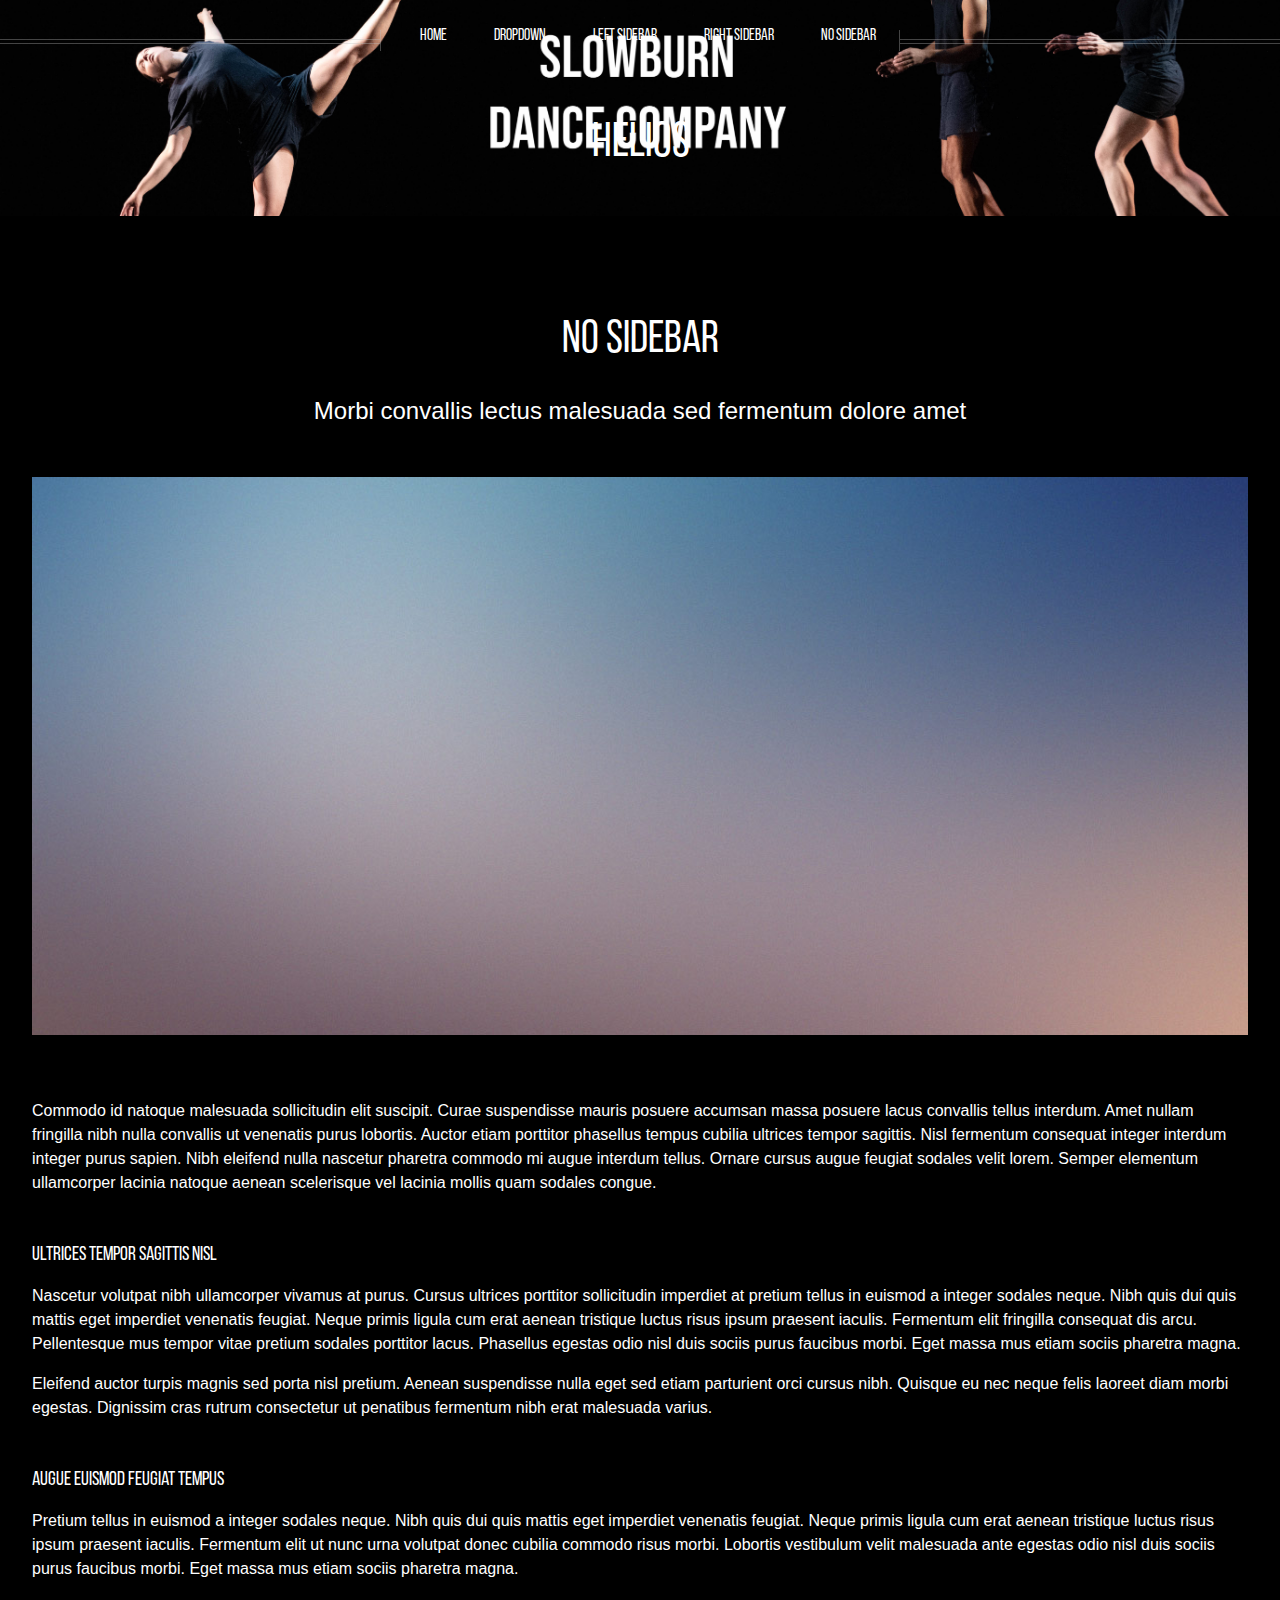
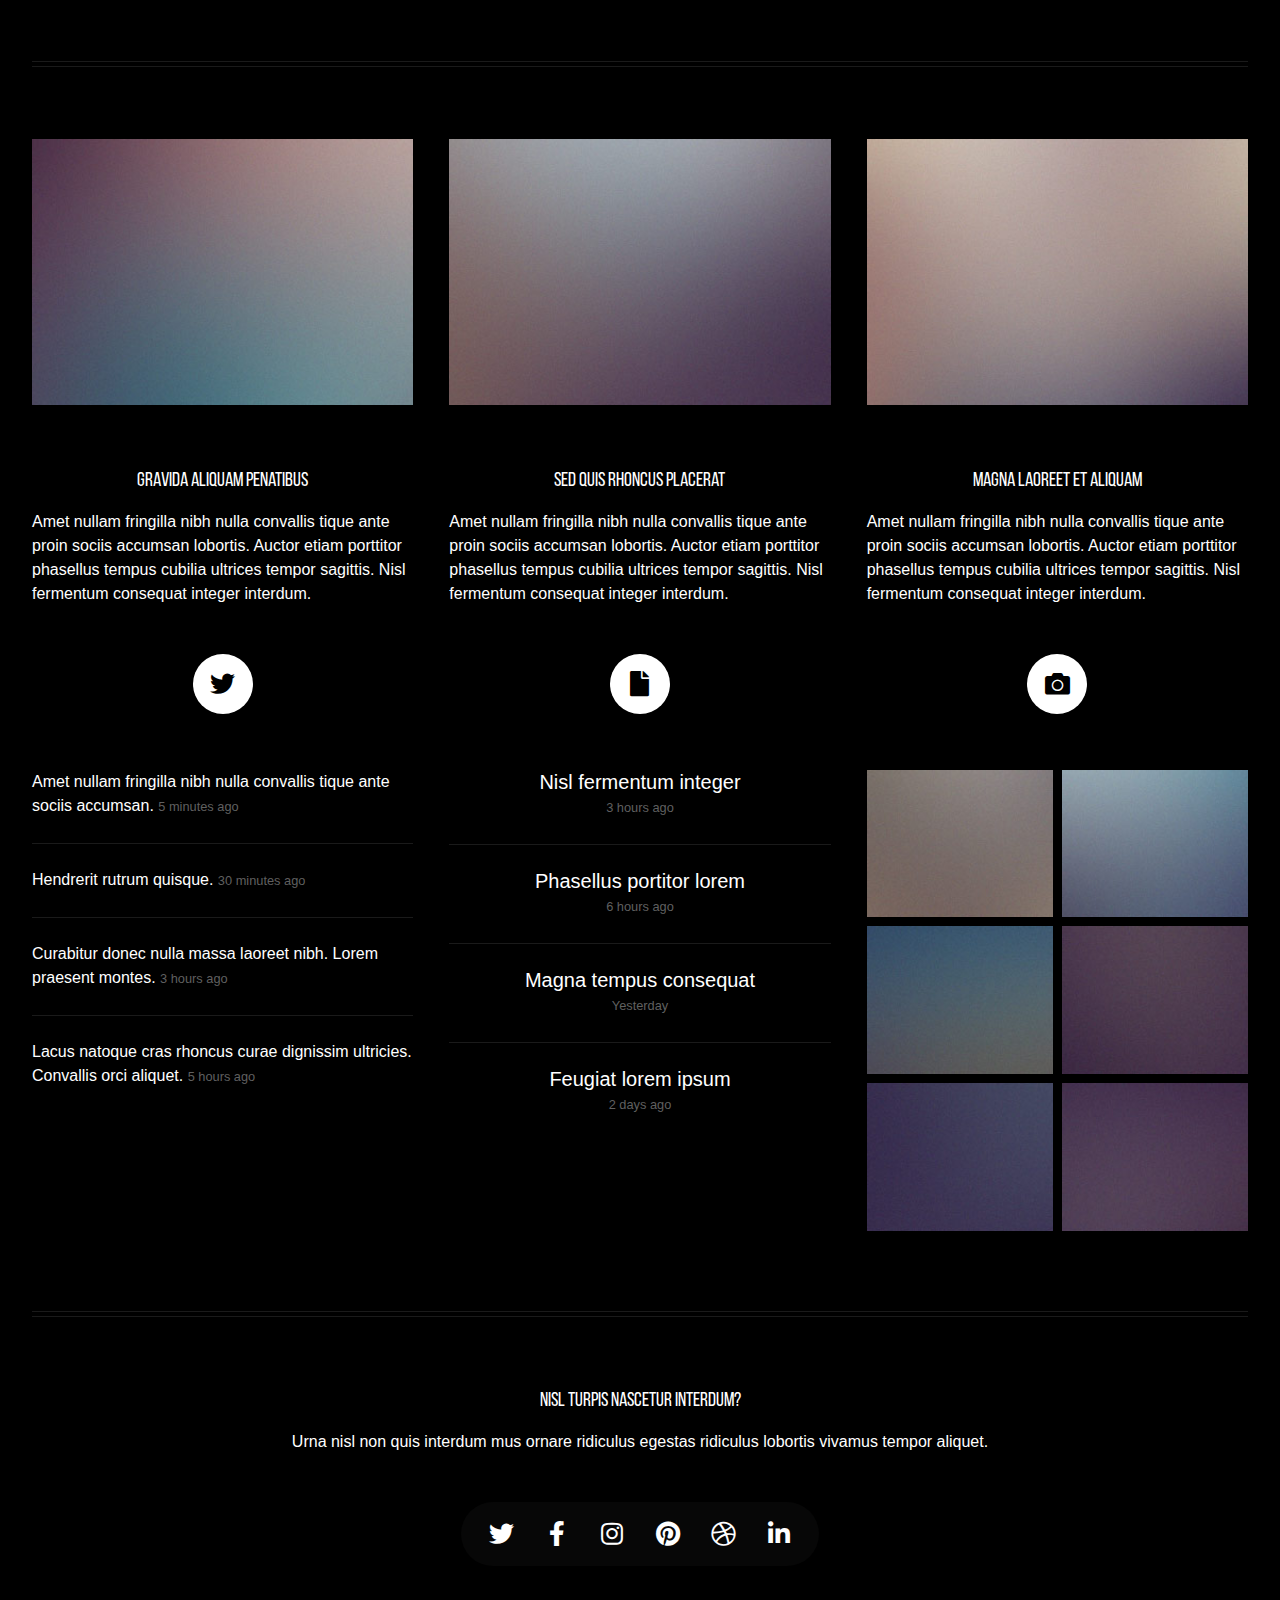
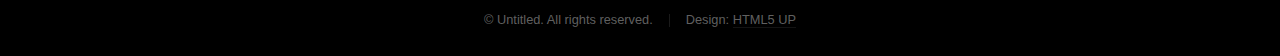
<file: no-sidebar.html>
<!DOCTYPE HTML>
<!--
	Helios by HTML5 UP
	html5up.net | @ajlkn
	Free for personal and commercial use under the CCA 3.0 license (html5up.net/license)
-->
<html>
	<head>
		<title>No Sidebar - Helios by HTML5 UP</title>
		<meta charset="utf-8" />
		<meta name="viewport" content="width=device-width, initial-scale=1, user-scalable=no" />
		<link rel="stylesheet" href="assets/css/main.css" />
		<noscript><link rel="stylesheet" href="assets/css/noscript.css" /></noscript>
	</head>
	<body class="no-sidebar is-preload">
		<div id="page-wrapper">

			<!-- Header -->
				<div id="header">

					<!-- Inner -->
						<div class="inner">
							<header>
								<h1><a href="index.html" id="logo">Helios</a></h1>
							</header>
						</div>

					<!-- Nav -->
						<nav id="nav">
							<ul>
								<li><a href="index.html">Home</a></li>
								<li>
									<a href="#">Dropdown</a>
									<ul>
										<li><a href="#">Lorem ipsum dolor</a></li>
										<li><a href="#">Magna phasellus</a></li>
										<li><a href="#">Etiam dolore nisl</a></li>
										<li>
											<a href="#">And a submenu &hellip;</a>
											<ul>
												<li><a href="#">Lorem ipsum dolor</a></li>
												<li><a href="#">Phasellus consequat</a></li>
												<li><a href="#">Magna phasellus</a></li>
												<li><a href="#">Etiam dolore nisl</a></li>
											</ul>
										</li>
										<li><a href="#">Veroeros feugiat</a></li>
									</ul>
								</li>
								<li><a href="left-sidebar.html">Left Sidebar</a></li>
								<li><a href="right-sidebar.html">Right Sidebar</a></li>
								<li><a href="no-sidebar.html">No Sidebar</a></li>
							</ul>
						</nav>

				</div>

			<!-- Main -->
				<div class="wrapper style1">

					<div class="container">
						<article id="main" class="special">
							<header>
								<h2><a href="#">No Sidebar</a></h2>
								<p>
									Morbi convallis lectus malesuada sed fermentum dolore amet
								</p>
							</header>
							<a href="#" class="image featured"><img src="images/pic06.jpg" alt="" /></a>
							<p>
								Commodo id natoque malesuada sollicitudin elit suscipit. Curae suspendisse mauris posuere accumsan massa
								posuere lacus convallis tellus interdum. Amet nullam fringilla nibh nulla convallis ut venenatis purus
								lobortis. Auctor etiam porttitor phasellus tempus cubilia ultrices tempor sagittis. Nisl fermentum
								consequat integer interdum integer purus sapien. Nibh eleifend nulla nascetur pharetra commodo mi augue
								interdum tellus. Ornare cursus augue feugiat sodales velit lorem. Semper elementum ullamcorper lacinia
								natoque aenean scelerisque vel lacinia mollis quam sodales congue.
							</p>
							<section>
								<header>
									<h3>Ultrices tempor sagittis nisl</h3>
								</header>
								<p>
									Nascetur volutpat nibh ullamcorper vivamus at purus. Cursus ultrices porttitor sollicitudin imperdiet
									at pretium tellus in euismod a integer sodales neque. Nibh quis dui quis mattis eget imperdiet venenatis
									feugiat. Neque primis ligula cum erat aenean tristique luctus risus ipsum praesent iaculis. Fermentum elit
									fringilla consequat dis arcu. Pellentesque mus tempor vitae pretium sodales porttitor lacus. Phasellus
									egestas odio nisl duis sociis purus faucibus morbi. Eget massa mus etiam sociis pharetra magna.
								</p>
								<p>
									Eleifend auctor turpis magnis sed porta nisl pretium. Aenean suspendisse nulla eget sed etiam parturient
									orci cursus nibh. Quisque eu nec neque felis laoreet diam morbi egestas. Dignissim cras rutrum consectetur
									ut penatibus fermentum nibh erat malesuada varius.
								</p>
							</section>
							<section>
								<header>
									<h3>Augue euismod feugiat tempus</h3>
								</header>
								<p>
									Pretium tellus in euismod a integer sodales neque. Nibh quis dui quis mattis eget imperdiet venenatis
									feugiat. Neque primis ligula cum erat aenean tristique luctus risus ipsum praesent iaculis. Fermentum elit
									ut nunc urna volutpat donec cubilia commodo risus morbi. Lobortis vestibulum velit malesuada ante
									egestas odio nisl duis sociis purus faucibus morbi. Eget massa mus etiam sociis pharetra magna.
								</p>
							</section>
						</article>
						<hr />
						<div class="row">
							<article class="col-4 col-12-mobile special">
								<a href="#" class="image featured"><img src="images/pic07.jpg" alt="" /></a>
								<header>
									<h3><a href="#">Gravida aliquam penatibus</a></h3>
								</header>
								<p>
									Amet nullam fringilla nibh nulla convallis tique ante proin sociis accumsan lobortis. Auctor etiam
									porttitor phasellus tempus cubilia ultrices tempor sagittis. Nisl fermentum consequat integer interdum.
								</p>
							</article>
							<article class="col-4 col-12-mobile special">
								<a href="#" class="image featured"><img src="images/pic08.jpg" alt="" /></a>
								<header>
									<h3><a href="#">Sed quis rhoncus placerat</a></h3>
								</header>
								<p>
									Amet nullam fringilla nibh nulla convallis tique ante proin sociis accumsan lobortis. Auctor etiam
									porttitor phasellus tempus cubilia ultrices tempor sagittis. Nisl fermentum consequat integer interdum.
								</p>
							</article>
							<article class="col-4 col-12-mobile special">
								<a href="#" class="image featured"><img src="images/pic09.jpg" alt="" /></a>
								<header>
									<h3><a href="#">Magna laoreet et aliquam</a></h3>
								</header>
								<p>
									Amet nullam fringilla nibh nulla convallis tique ante proin sociis accumsan lobortis. Auctor etiam
									porttitor phasellus tempus cubilia ultrices tempor sagittis. Nisl fermentum consequat integer interdum.
								</p>
							</article>
						</div>
					</div>

				</div>

			<!-- Footer -->
				<div id="footer">
					<div class="container">
						<div class="row">

							<!-- Tweets -->
								<section class="col-4 col-12-mobile">
									<header>
										<h2 class="icon brands fa-twitter circled"><span class="label">Tweets</span></h2>
									</header>
									<ul class="divided">
										<li>
											<article class="tweet">
												Amet nullam fringilla nibh nulla convallis tique ante sociis accumsan.
												<span class="timestamp">5 minutes ago</span>
											</article>
										</li>
										<li>
											<article class="tweet">
												Hendrerit rutrum quisque.
												<span class="timestamp">30 minutes ago</span>
											</article>
										</li>
										<li>
											<article class="tweet">
												Curabitur donec nulla massa laoreet nibh. Lorem praesent montes.
												<span class="timestamp">3 hours ago</span>
											</article>
										</li>
										<li>
											<article class="tweet">
												Lacus natoque cras rhoncus curae dignissim ultricies. Convallis orci aliquet.
												<span class="timestamp">5 hours ago</span>
											</article>
										</li>
									</ul>
								</section>

							<!-- Posts -->
								<section class="col-4 col-12-mobile">
									<header>
										<h2 class="icon solid fa-file circled"><span class="label">Posts</span></h2>
									</header>
									<ul class="divided">
										<li>
											<article class="post stub">
												<header>
													<h3><a href="#">Nisl fermentum integer</a></h3>
												</header>
												<span class="timestamp">3 hours ago</span>
											</article>
										</li>
										<li>
											<article class="post stub">
												<header>
													<h3><a href="#">Phasellus portitor lorem</a></h3>
												</header>
												<span class="timestamp">6 hours ago</span>
											</article>
										</li>
										<li>
											<article class="post stub">
												<header>
													<h3><a href="#">Magna tempus consequat</a></h3>
												</header>
												<span class="timestamp">Yesterday</span>
											</article>
										</li>
										<li>
											<article class="post stub">
												<header>
													<h3><a href="#">Feugiat lorem ipsum</a></h3>
												</header>
												<span class="timestamp">2 days ago</span>
											</article>
										</li>
									</ul>
								</section>

							<!-- Photos -->
								<section class="col-4 col-12-mobile">
									<header>
										<h2 class="icon solid fa-camera circled"><span class="label">Photos</span></h2>
									</header>
									<div class="row gtr-25">
										<div class="col-6">
											<a href="#" class="image fit"><img src="images/pic10.jpg" alt="" /></a>
										</div>
										<div class="col-6">
											<a href="#" class="image fit"><img src="images/pic11.jpg" alt="" /></a>
										</div>
										<div class="col-6">
											<a href="#" class="image fit"><img src="images/pic12.jpg" alt="" /></a>
										</div>
										<div class="col-6">
											<a href="#" class="image fit"><img src="images/pic13.jpg" alt="" /></a>
										</div>
										<div class="col-6">
											<a href="#" class="image fit"><img src="images/pic14.jpg" alt="" /></a>
										</div>
										<div class="col-6">
											<a href="#" class="image fit"><img src="images/pic15.jpg" alt="" /></a>
										</div>
									</div>
								</section>

						</div>
						<hr />
						<div class="row">
							<div class="col-12">

								<!-- Contact -->
									<section class="contact">
										<header>
											<h3>Nisl turpis nascetur interdum?</h3>
										</header>
										<p>Urna nisl non quis interdum mus ornare ridiculus egestas ridiculus lobortis vivamus tempor aliquet.</p>
										<ul class="icons">
											<li><a href="#" class="icon brands fa-twitter"><span class="label">Twitter</span></a></li>
											<li><a href="#" class="icon brands fa-facebook-f"><span class="label">Facebook</span></a></li>
											<li><a href="#" class="icon brands fa-instagram"><span class="label">Instagram</span></a></li>
											<li><a href="#" class="icon brands fa-pinterest"><span class="label">Pinterest</span></a></li>
											<li><a href="#" class="icon brands fa-dribbble"><span class="label">Dribbble</span></a></li>
											<li><a href="#" class="icon brands fa-linkedin-in"><span class="label">Linkedin</span></a></li>
										</ul>
									</section>

								<!-- Copyright -->
									<div class="copyright">
										<ul class="menu">
											<li>&copy; Untitled. All rights reserved.</li><li>Design: <a href="http://html5up.net">HTML5 UP</a></li>
										</ul>
									</div>

							</div>

						</div>
					</div>
				</div>

		</div>

		<!-- Scripts -->
			<script src="assets/js/jquery.min.js"></script>
			<script src="assets/js/jquery.dropotron.min.js"></script>
			<script src="assets/js/jquery.scrolly.min.js"></script>
			<script src="assets/js/jquery.scrollex.min.js"></script>
			<script src="assets/js/browser.min.js"></script>
			<script src="assets/js/breakpoints.min.js"></script>
			<script src="assets/js/util.js"></script>
			<script src="assets/js/main.js"></script>

	</body>
</html>
</file>
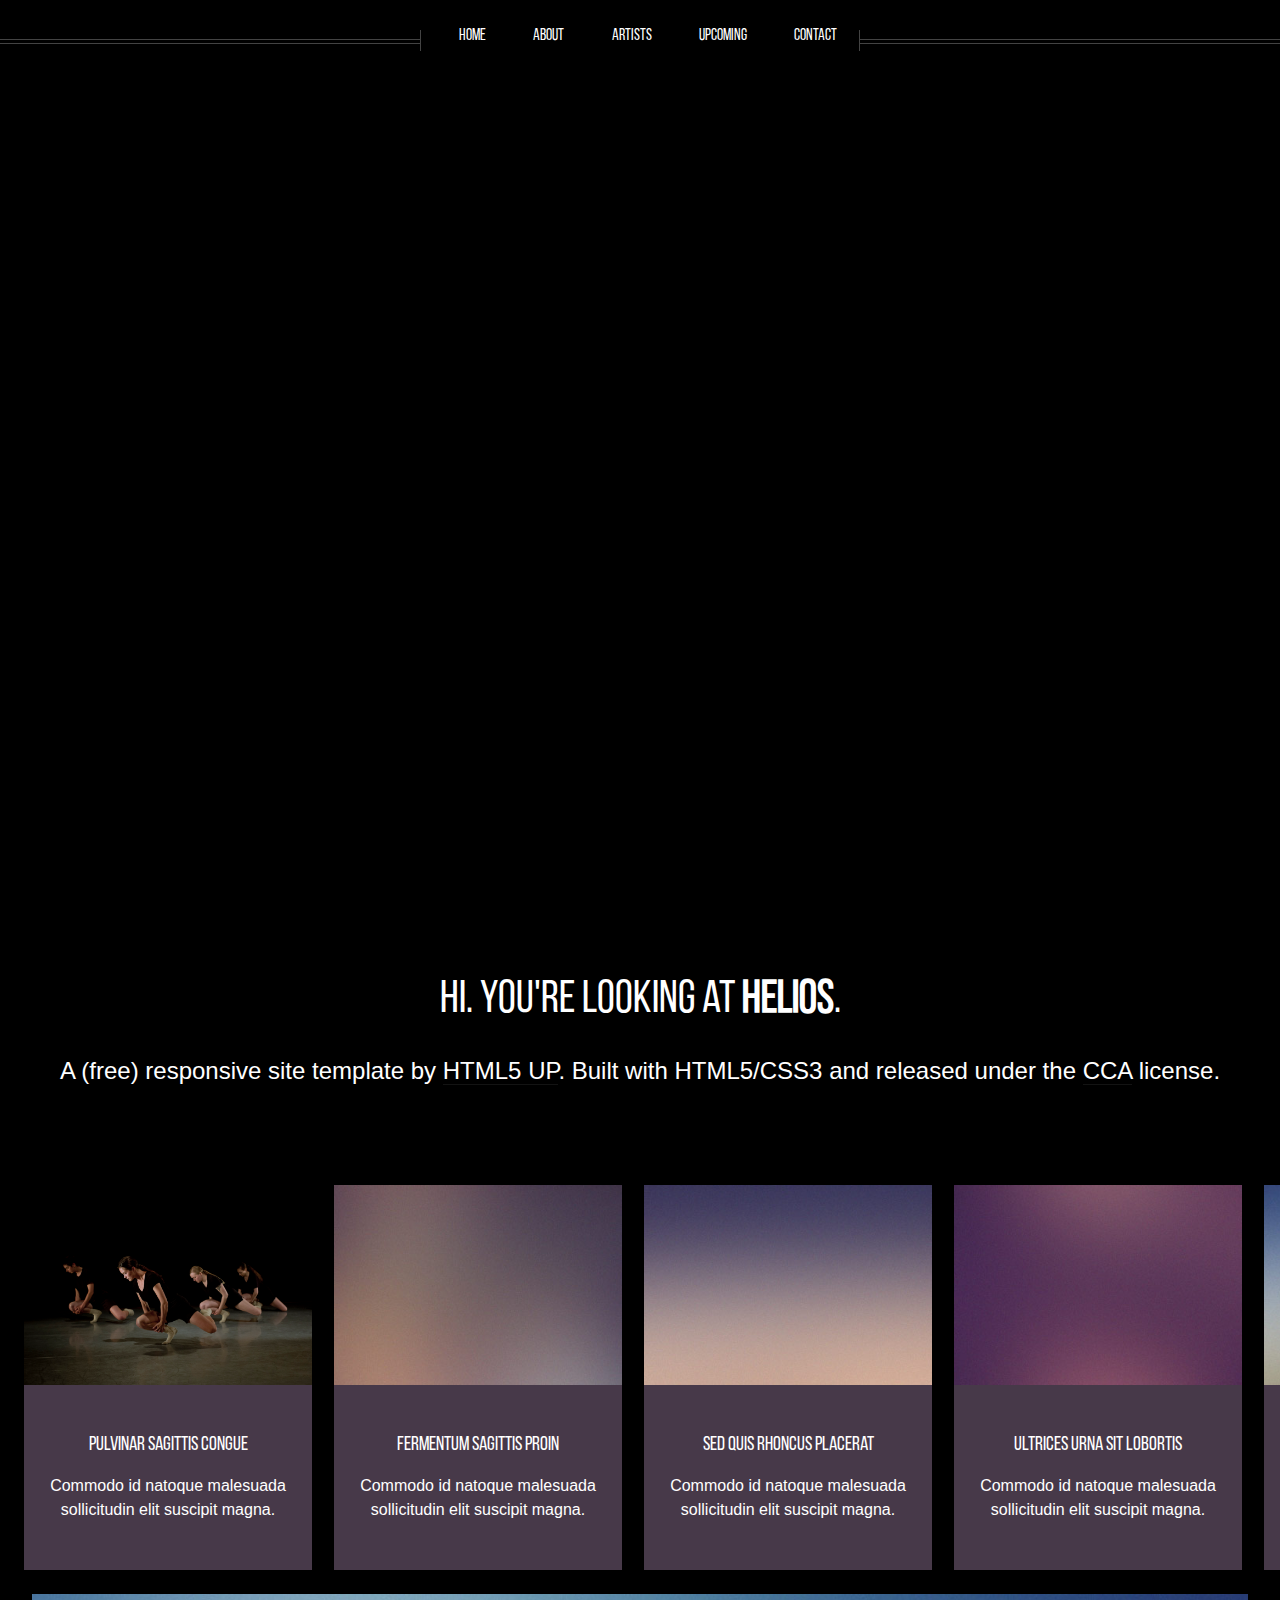
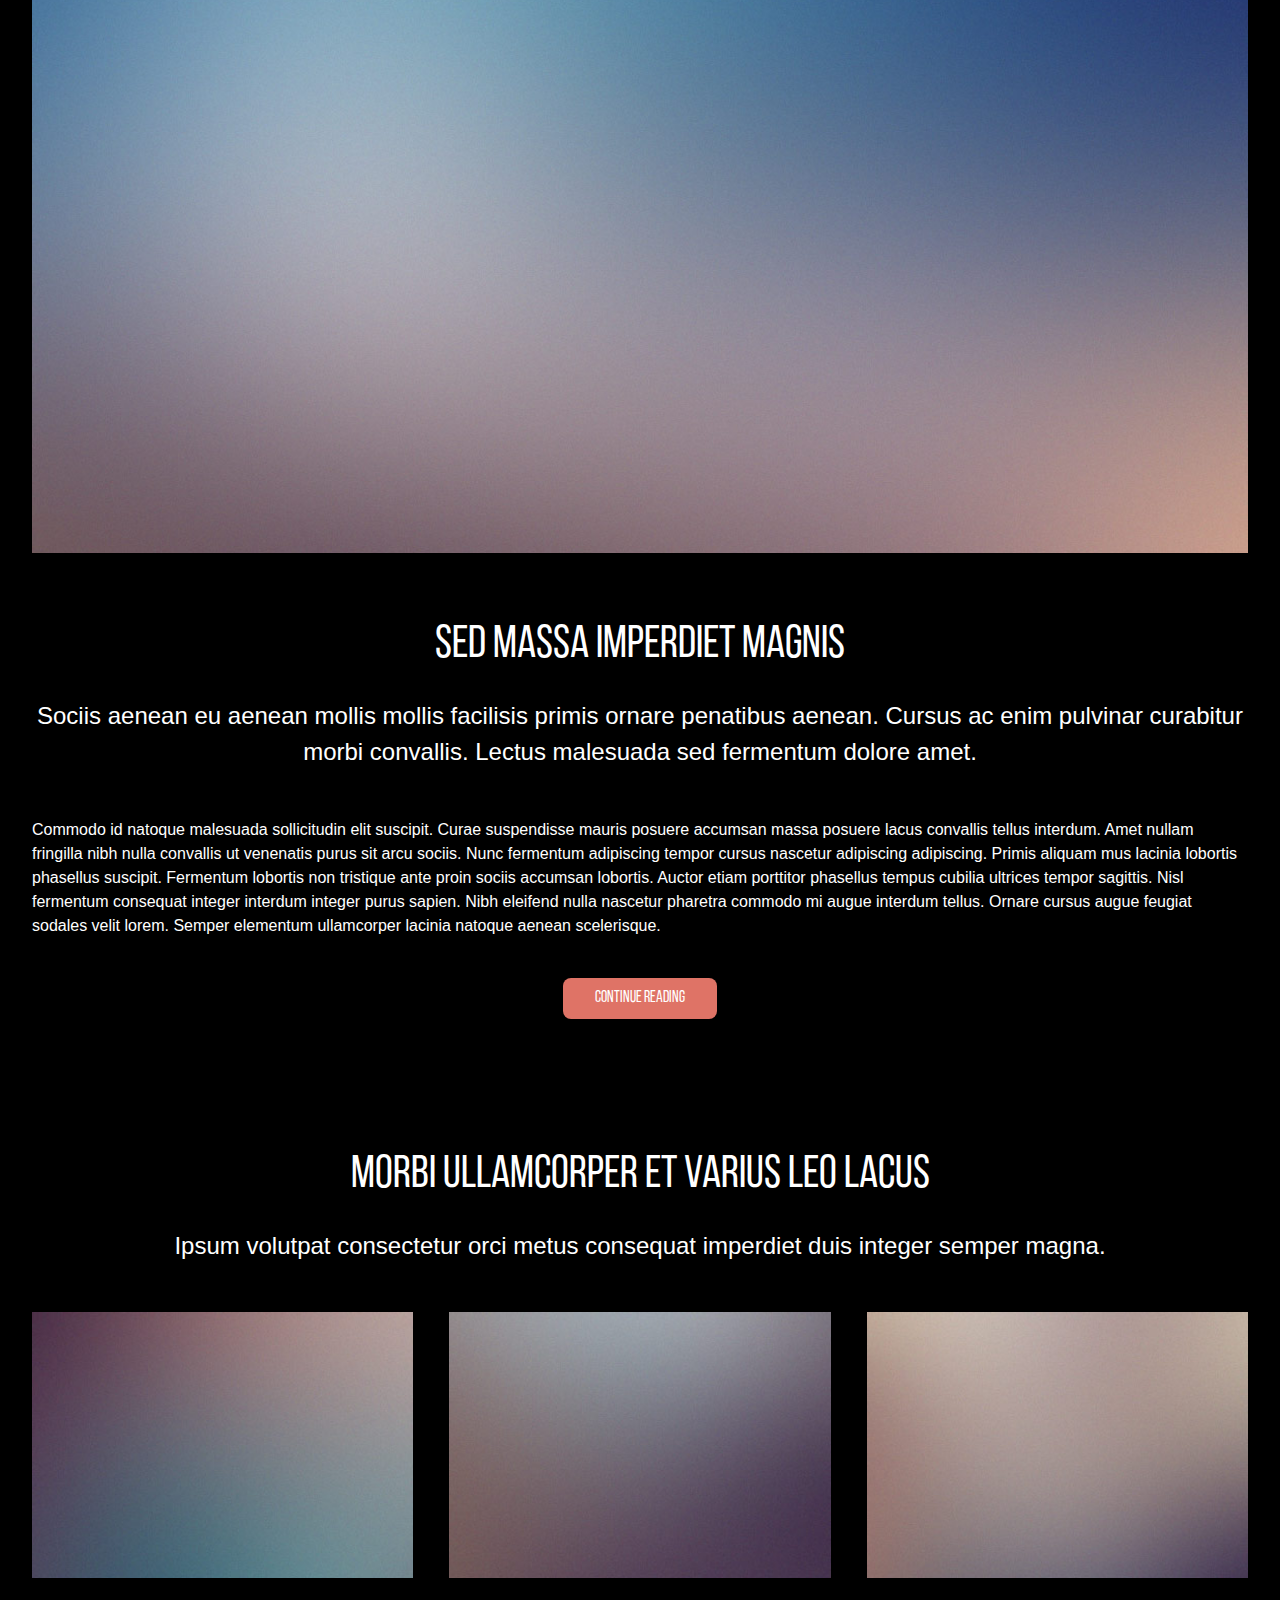
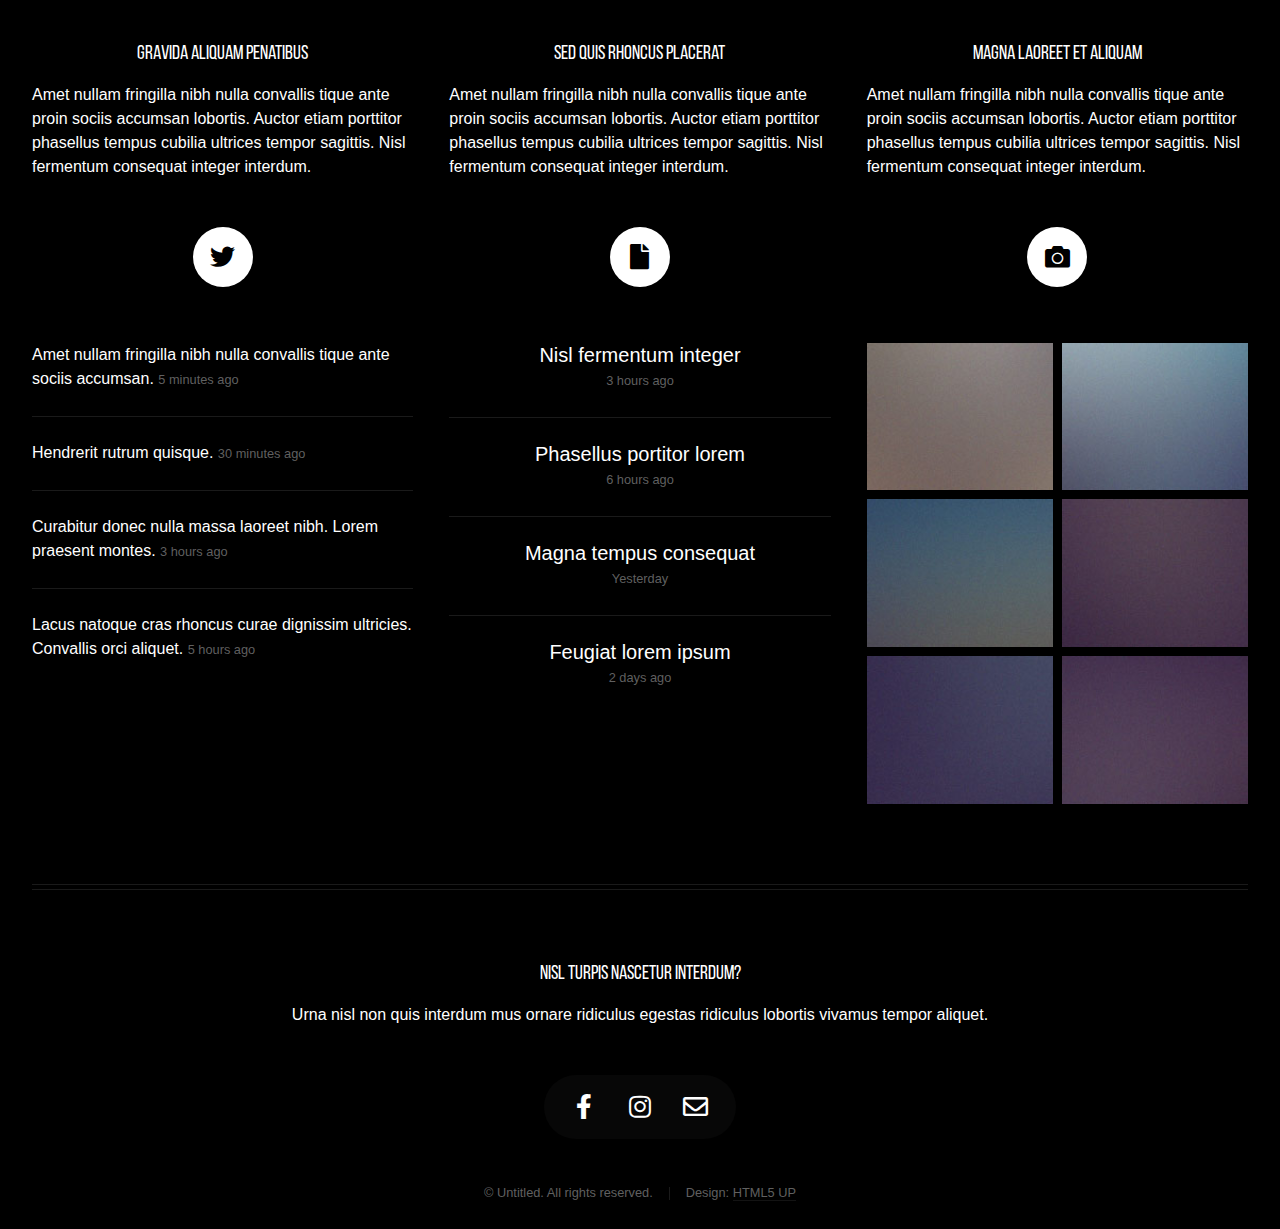
<file: original-index.html>
<!DOCTYPE HTML>
<!--
	Helios by HTML5 UP
	html5up.net | @ajlkn
	Free for personal and commercial use under the CCA 3.0 license (html5up.net/license)
-->
<html>
	<head>
		<title>Helios by HTML5 UP</title>
		<meta charset="utf-8" />
		<meta name="viewport" content="width=device-width, initial-scale=1, user-scalable=no" />
		<link rel="stylesheet" href="assets/css/main.css" />
		<link href="https://fonts.googleapis.com/css?family=Montserrat&display=swap" rel="stylesheet">
		<noscript><link rel="stylesheet" href="assets/css/noscript.css" /></noscript>
	</head>
	<body class="homepage is-preload">
		<div id="page-wrapper">

			<!-- Header -->
				<div id="header">

					<!-- Inner -->
						<div class="inner">
<!-- 							<header>
								<h1><a href="index.html" id="logo">Helios</a></h1>
								<hr />
								<p>Another fine freebie by HTML5 UP</p>
							</header> -->
							<!-- <footer>
								<a href="#banner" class="button circled scrolly">Start</a>
							</footer> -->
						</div>

					<!-- Nav -->
						<nav id="nav">
							<ul>
								<li><a href="index.html">Home</a></li>
<!-- 								<li>
									<a href="#">Dropdown</a>
									<ul>
										<li><a href="#">Lorem ipsum dolor</a></li>
										<li><a href="#">Magna phasellus</a></li>
										<li><a href="#">Etiam dolore nisl</a></li>
										<li>
											<a href="#">And a submenu &hellip;</a>
											<ul>
												<li><a href="#">Lorem ipsum dolor</a></li>
												<li><a href="#">Phasellus consequat</a></li>
												<li><a href="#">Magna phasellus</a></li>
												<li><a href="#">Etiam dolore nisl</a></li>
											</ul>
										</li>
										<li><a href="#">Veroeros feugiat</a></li>
									</ul>
								</li> -->
								<li><a href="about.html">About</a></li>
								<li><a href="artists.html">Artists</a></li>
								<li><a href="upcoming.html">Upcoming</a></li>
								<li><a href="contact.html">Contact</a></li>
							</ul>
						</nav>

				</div>

			<!-- Banner -->
				<section id="banner">
					<header>
						<h2>Hi. You're looking at <strong>Helios</strong>.</h2>
						<p>
							A (free) responsive site template by <a href="http://html5up.net">HTML5 UP</a>.
							Built with HTML5/CSS3 and released under the <a href="http://html5up.net/license">CCA</a> license.
						</p>
					</header>
				</section>

			<!-- Carousel -->
				<section class="carousel">
					<div class="reel">

						<article>
							<a href="#" class="image featured"><img src="images/pic01.jpg" alt="" /></a>
							<header>
								<h3><a href="#">Pulvinar sagittis congue</a></h3>
							</header>
							<p>Commodo id natoque malesuada sollicitudin elit suscipit magna.</p>
						</article>

						<article>
							<a href="#" class="image featured"><img src="images/pic02.jpg" alt="" /></a>
							<header>
								<h3><a href="#">Fermentum sagittis proin</a></h3>
							</header>
							<p>Commodo id natoque malesuada sollicitudin elit suscipit magna.</p>
						</article>

						<article>
							<a href="#" class="image featured"><img src="images/pic03.jpg" alt="" /></a>
							<header>
								<h3><a href="#">Sed quis rhoncus placerat</a></h3>
							</header>
							<p>Commodo id natoque malesuada sollicitudin elit suscipit magna.</p>
						</article>

						<article>
							<a href="#" class="image featured"><img src="images/pic04.jpg" alt="" /></a>
							<header>
								<h3><a href="#">Ultrices urna sit lobortis</a></h3>
							</header>
							<p>Commodo id natoque malesuada sollicitudin elit suscipit magna.</p>
						</article>

						<article>
							<a href="#" class="image featured"><img src="images/pic05.jpg" alt="" /></a>
							<header>
								<h3><a href="#">Varius magnis sollicitudin</a></h3>
							</header>
							<p>Commodo id natoque malesuada sollicitudin elit suscipit magna.</p>
						</article>

						<article>
							<a href="#" class="image featured"><img src="images/pic01.jpg" alt="" /></a>
							<header>
								<h3><a href="#">Pulvinar sagittis congue</a></h3>
							</header>
							<p>Commodo id natoque malesuada sollicitudin elit suscipit magna.</p>
						</article>

						<article>
							<a href="#" class="image featured"><img src="images/pic02.jpg" alt="" /></a>
							<header>
								<h3><a href="#">Fermentum sagittis proin</a></h3>
							</header>
							<p>Commodo id natoque malesuada sollicitudin elit suscipit magna.</p>
						</article>

						<article>
							<a href="#" class="image featured"><img src="images/pic03.jpg" alt="" /></a>
							<header>
								<h3><a href="#">Sed quis rhoncus placerat</a></h3>
							</header>
							<p>Commodo id natoque malesuada sollicitudin elit suscipit magna.</p>
						</article>

						<article>
							<a href="#" class="image featured"><img src="images/pic04.jpg" alt="" /></a>
							<header>
								<h3><a href="#">Ultrices urna sit lobortis</a></h3>
							</header>
							<p>Commodo id natoque malesuada sollicitudin elit suscipit magna.</p>
						</article>

						<article>
							<a href="#" class="image featured"><img src="images/pic05.jpg" alt="" /></a>
							<header>
								<h3><a href="#">Varius magnis sollicitudin</a></h3>
							</header>
							<p>Commodo id natoque malesuada sollicitudin elit suscipit magna.</p>
						</article>

					</div>
				</section>

			<!-- Main -->
				<div class="wrapper style2">

					<article id="main" class="container special">
						<a href="#" class="image featured"><img src="images/pic06.jpg" alt="" /></a>
						<header>
							<h2><a href="#">Sed massa imperdiet magnis</a></h2>
							<p>
								Sociis aenean eu aenean mollis mollis facilisis primis ornare penatibus aenean. Cursus ac enim
								pulvinar curabitur morbi convallis. Lectus malesuada sed fermentum dolore amet.
							</p>
						</header>
						<p>
							Commodo id natoque malesuada sollicitudin elit suscipit. Curae suspendisse mauris posuere accumsan massa
							posuere lacus convallis tellus interdum. Amet nullam fringilla nibh nulla convallis ut venenatis purus
							sit arcu sociis. Nunc fermentum adipiscing tempor cursus nascetur adipiscing adipiscing. Primis aliquam
							mus lacinia lobortis phasellus suscipit. Fermentum lobortis non tristique ante proin sociis accumsan
							lobortis. Auctor etiam porttitor phasellus tempus cubilia ultrices tempor sagittis. Nisl fermentum
							consequat integer interdum integer purus sapien. Nibh eleifend nulla nascetur pharetra commodo mi augue
							interdum tellus. Ornare cursus augue feugiat sodales velit lorem. Semper elementum ullamcorper lacinia
							natoque aenean scelerisque.
						</p>
						<footer>
							<a href="#" class="button">Continue Reading</a>
						</footer>
					</article>

				</div>

			<!-- Features -->
				<div class="wrapper style1">

					<section id="features" class="container special">
						<header>
							<h2>Morbi ullamcorper et varius leo lacus</h2>
							<p>Ipsum volutpat consectetur orci metus consequat imperdiet duis integer semper magna.</p>
						</header>
						<div class="row">
							<article class="col-4 col-12-mobile special">
								<a href="#" class="image featured"><img src="images/pic07.jpg" alt="" /></a>
								<header>
									<h3><a href="#">Gravida aliquam penatibus</a></h3>
								</header>
								<p>
									Amet nullam fringilla nibh nulla convallis tique ante proin sociis accumsan lobortis. Auctor etiam
									porttitor phasellus tempus cubilia ultrices tempor sagittis. Nisl fermentum consequat integer interdum.
								</p>
							</article>
							<article class="col-4 col-12-mobile special">
								<a href="#" class="image featured"><img src="images/pic08.jpg" alt="" /></a>
								<header>
									<h3><a href="#">Sed quis rhoncus placerat</a></h3>
								</header>
								<p>
									Amet nullam fringilla nibh nulla convallis tique ante proin sociis accumsan lobortis. Auctor etiam
									porttitor phasellus tempus cubilia ultrices tempor sagittis. Nisl fermentum consequat integer interdum.
								</p>
							</article>
							<article class="col-4 col-12-mobile special">
								<a href="#" class="image featured"><img src="images/pic09.jpg" alt="" /></a>
								<header>
									<h3><a href="#">Magna laoreet et aliquam</a></h3>
								</header>
								<p>
									Amet nullam fringilla nibh nulla convallis tique ante proin sociis accumsan lobortis. Auctor etiam
									porttitor phasellus tempus cubilia ultrices tempor sagittis. Nisl fermentum consequat integer interdum.
								</p>
							</article>
						</div>
					</section>

				</div>

			<!-- Footer -->
				<div id="footer">
					<div class="container">
						<div class="row">

							<!-- Tweets -->
								<section class="col-4 col-12-mobile">
									<header>
										<h2 class="icon brands fa-twitter circled"><span class="label">Tweets</span></h2>
									</header>
									<ul class="divided">
										<li>
											<article class="tweet">
												Amet nullam fringilla nibh nulla convallis tique ante sociis accumsan.
												<span class="timestamp">5 minutes ago</span>
											</article>
										</li>
										<li>
											<article class="tweet">
												Hendrerit rutrum quisque.
												<span class="timestamp">30 minutes ago</span>
											</article>
										</li>
										<li>
											<article class="tweet">
												Curabitur donec nulla massa laoreet nibh. Lorem praesent montes.
												<span class="timestamp">3 hours ago</span>
											</article>
										</li>
										<li>
											<article class="tweet">
												Lacus natoque cras rhoncus curae dignissim ultricies. Convallis orci aliquet.
												<span class="timestamp">5 hours ago</span>
											</article>
										</li>
									</ul>
								</section>

							<!-- Posts -->
								<section class="col-4 col-12-mobile">
									<header>
										<h2 class="icon solid fa-file circled"><span class="label">Posts</span></h2>
									</header>
									<ul class="divided">
										<li>
											<article class="post stub">
												<header>
													<h3><a href="#">Nisl fermentum integer</a></h3>
												</header>
												<span class="timestamp">3 hours ago</span>
											</article>
										</li>
										<li>
											<article class="post stub">
												<header>
													<h3><a href="#">Phasellus portitor lorem</a></h3>
												</header>
												<span class="timestamp">6 hours ago</span>
											</article>
										</li>
										<li>
											<article class="post stub">
												<header>
													<h3><a href="#">Magna tempus consequat</a></h3>
												</header>
												<span class="timestamp">Yesterday</span>
											</article>
										</li>
										<li>
											<article class="post stub">
												<header>
													<h3><a href="#">Feugiat lorem ipsum</a></h3>
												</header>
												<span class="timestamp">2 days ago</span>
											</article>
										</li>
									</ul>
								</section>

							<!-- Photos -->
								<section class="col-4 col-12-mobile">
									<header>
										<h2 class="icon solid fa-camera circled"><span class="label">Photos</span></h2>
									</header>
									<div class="row gtr-25">
										<div class="col-6">
											<a href="#" class="image fit"><img src="images/pic10.jpg" alt="" /></a>
										</div>
										<div class="col-6">
											<a href="#" class="image fit"><img src="images/pic11.jpg" alt="" /></a>
										</div>
										<div class="col-6">
											<a href="#" class="image fit"><img src="images/pic12.jpg" alt="" /></a>
										</div>
										<div class="col-6">
											<a href="#" class="image fit"><img src="images/pic13.jpg" alt="" /></a>
										</div>
										<div class="col-6">
											<a href="#" class="image fit"><img src="images/pic14.jpg" alt="" /></a>
										</div>
										<div class="col-6">
											<a href="#" class="image fit"><img src="images/pic15.jpg" alt="" /></a>
										</div>
									</div>
								</section>

						</div>
						<hr />
						<div class="row">
							<div class="col-12">

								<!-- Contact -->
									<section class="contact">
										<header>
											<h3>Nisl turpis nascetur interdum?</h3>
										</header>
										<p>Urna nisl non quis interdum mus ornare ridiculus egestas ridiculus lobortis vivamus tempor aliquet.</p>
										<ul class="icons">
											<li><a href="#" class="icon brands fa-facebook-f"><span class="label">Facebook</span></a></li>
											<li><a href="#" class="icon brands fa-instagram"><span class="label">Instagram</span></a></li>
											<li><a href="#" class="icon fa-envelope"><span class="label">Email</span></a></li>
										</ul>
									</section>

								<!-- Copyright -->
									<div class="copyright">
										<ul class="menu">
											<li>&copy; Untitled. All rights reserved.</li><li>Design: <a href="http://html5up.net">HTML5 UP</a></li>
										</ul>
									</div>

							</div>

						</div>
					</div>
				</div>

		</div>

		<!-- Scripts -->
			<script src="assets/js/jquery.min.js"></script>
			<script src="assets/js/jquery.dropotron.min.js"></script>
			<script src="assets/js/jquery.scrolly.min.js"></script>
			<script src="assets/js/jquery.scrollex.min.js"></script>
			<script src="assets/js/browser.min.js"></script>
			<script src="assets/js/breakpoints.min.js"></script>
			<script src="assets/js/util.js"></script>
			<script src="assets/js/main.js"></script>

	</body>
</html>
</file>
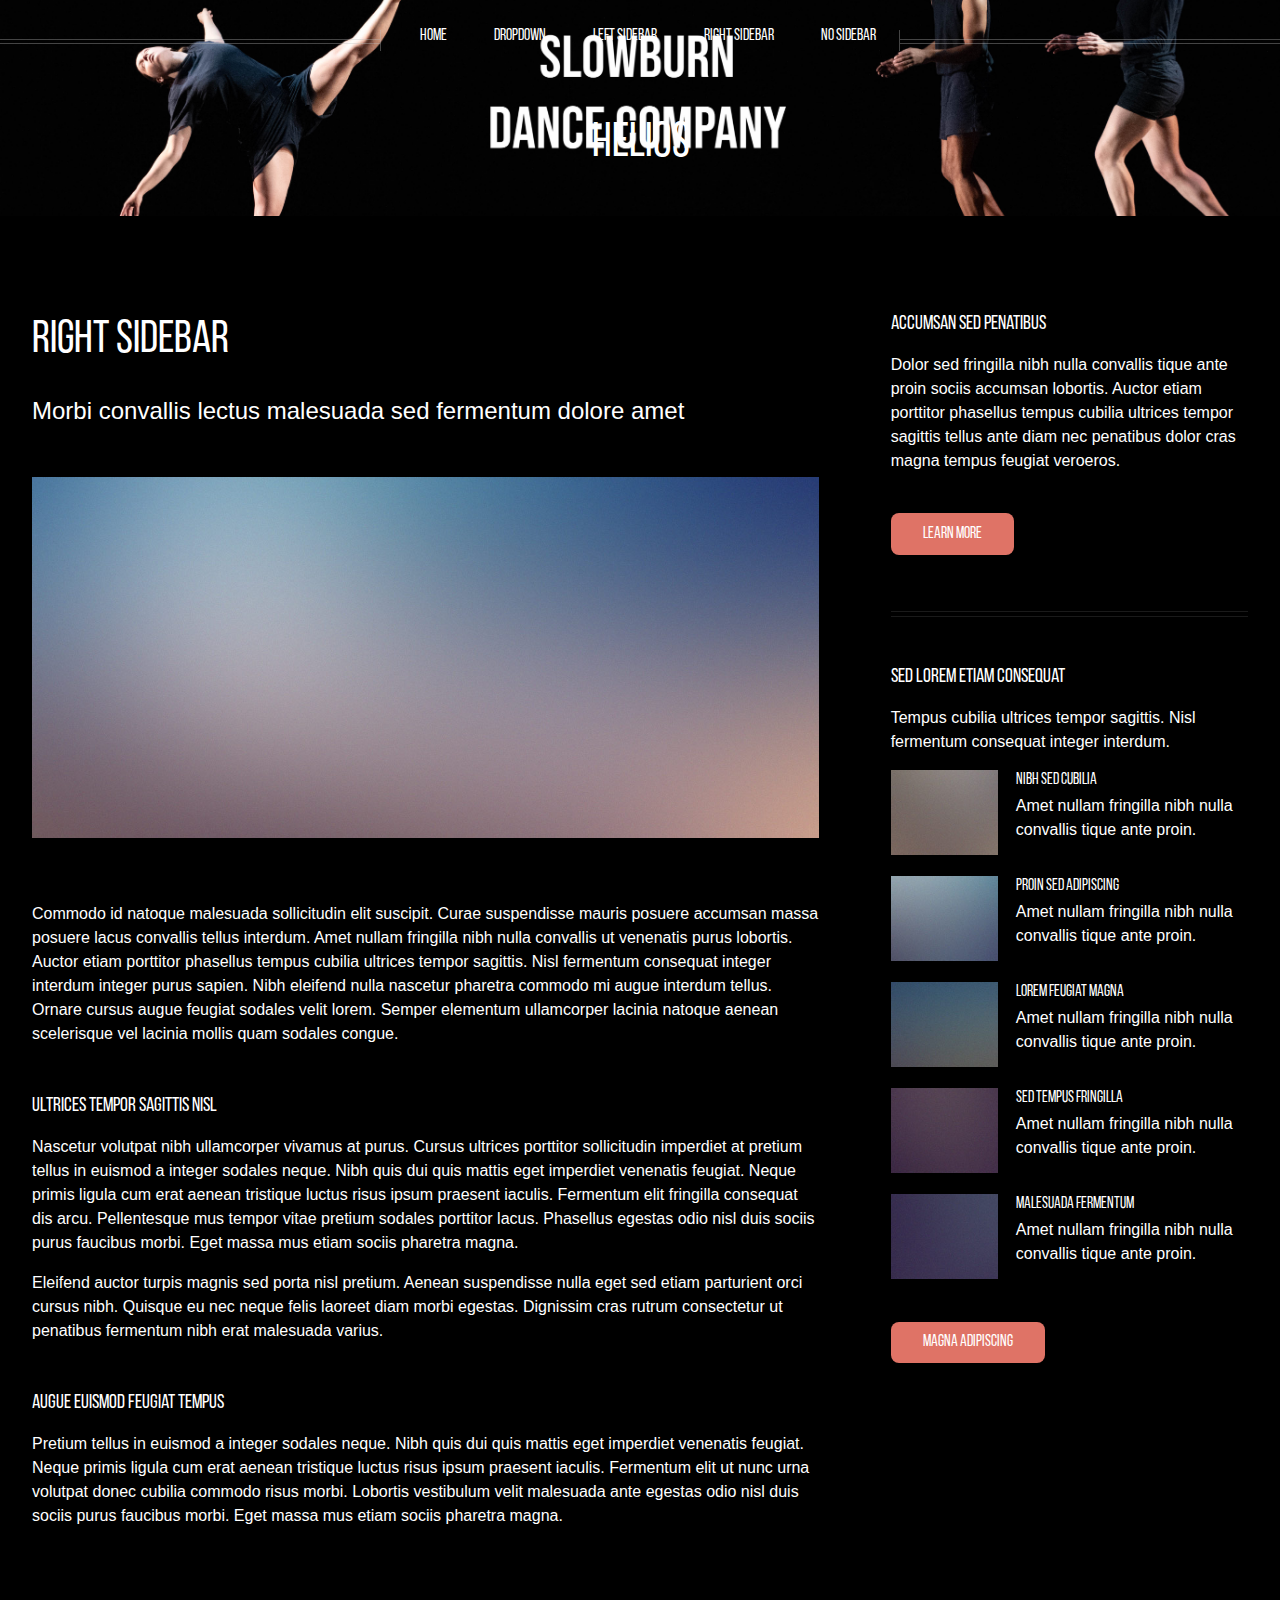
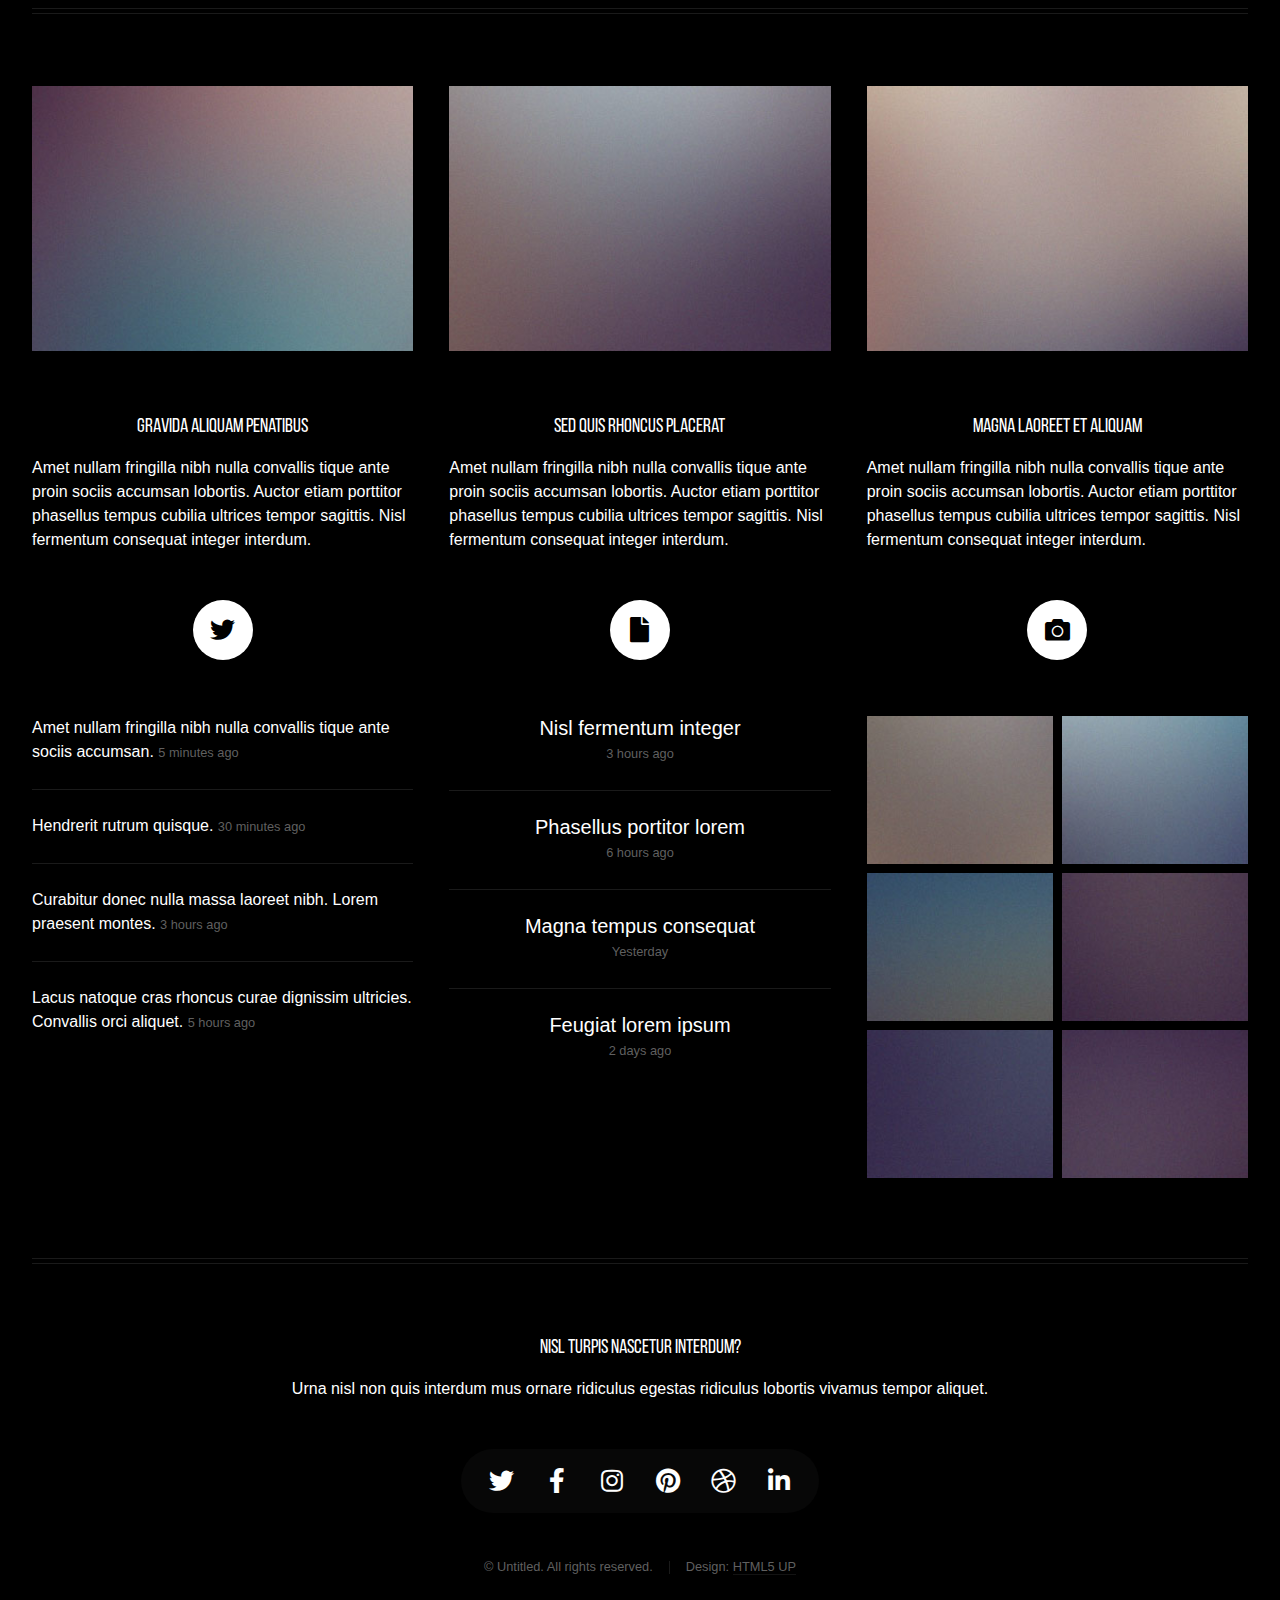
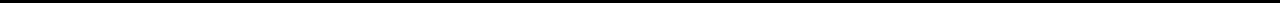
<file: right-sidebar.html>
<!DOCTYPE HTML>
<!--
	Helios by HTML5 UP
	html5up.net | @ajlkn
	Free for personal and commercial use under the CCA 3.0 license (html5up.net/license)
-->
<html>
	<head>
		<title>Right Sidebar - Helios by HTML5 UP</title>
		<meta charset="utf-8" />
		<meta name="viewport" content="width=device-width, initial-scale=1, user-scalable=no" />
		<link rel="stylesheet" href="assets/css/main.css" />
		<noscript><link rel="stylesheet" href="assets/css/noscript.css" /></noscript>
	</head>
	<body class="right-sidebar is-preload">
		<div id="page-wrapper">

			<!-- Header -->
				<div id="header">

					<!-- Inner -->
						<div class="inner">
							<header>
								<h1><a href="index.html" id="logo">Helios</a></h1>
							</header>
						</div>

					<!-- Nav -->
						<nav id="nav">
							<ul>
								<li><a href="index.html">Home</a></li>
								<li>
									<a href="#">Dropdown</a>
									<ul>
										<li><a href="#">Lorem ipsum dolor</a></li>
										<li><a href="#">Magna phasellus</a></li>
										<li><a href="#">Etiam dolore nisl</a></li>
										<li>
											<a href="#">And a submenu &hellip;</a>
											<ul>
												<li><a href="#">Lorem ipsum dolor</a></li>
												<li><a href="#">Phasellus consequat</a></li>
												<li><a href="#">Magna phasellus</a></li>
												<li><a href="#">Etiam dolore nisl</a></li>
											</ul>
										</li>
										<li><a href="#">Veroeros feugiat</a></li>
									</ul>
								</li>
								<li><a href="left-sidebar.html">Left Sidebar</a></li>
								<li><a href="right-sidebar.html">Right Sidebar</a></li>
								<li><a href="no-sidebar.html">No Sidebar</a></li>
							</ul>
						</nav>

				</div>

			<!-- Main -->
				<div class="wrapper style1">

					<div class="container">
						<div class="row gtr-200">
							<div class="col-8 col-12-mobile" id="content">
								<article id="main">
									<header>
										<h2><a href="#">Right Sidebar</a></h2>
										<p>
											Morbi convallis lectus malesuada sed fermentum dolore amet
										</p>
									</header>
									<a href="#" class="image featured"><img src="images/pic06.jpg" alt="" /></a>
									<p>
										Commodo id natoque malesuada sollicitudin elit suscipit. Curae suspendisse mauris posuere accumsan massa
										posuere lacus convallis tellus interdum. Amet nullam fringilla nibh nulla convallis ut venenatis purus
										lobortis. Auctor etiam porttitor phasellus tempus cubilia ultrices tempor sagittis. Nisl fermentum
										consequat integer interdum integer purus sapien. Nibh eleifend nulla nascetur pharetra commodo mi augue
										interdum tellus. Ornare cursus augue feugiat sodales velit lorem. Semper elementum ullamcorper lacinia
										natoque aenean scelerisque vel lacinia mollis quam sodales congue.
									</p>
									<section>
										<header>
											<h3>Ultrices tempor sagittis nisl</h3>
										</header>
										<p>
											Nascetur volutpat nibh ullamcorper vivamus at purus. Cursus ultrices porttitor sollicitudin imperdiet
											at pretium tellus in euismod a integer sodales neque. Nibh quis dui quis mattis eget imperdiet venenatis
											feugiat. Neque primis ligula cum erat aenean tristique luctus risus ipsum praesent iaculis. Fermentum elit
											fringilla consequat dis arcu. Pellentesque mus tempor vitae pretium sodales porttitor lacus. Phasellus
											egestas odio nisl duis sociis purus faucibus morbi. Eget massa mus etiam sociis pharetra magna.
										</p>
										<p>
											Eleifend auctor turpis magnis sed porta nisl pretium. Aenean suspendisse nulla eget sed etiam parturient
											orci cursus nibh. Quisque eu nec neque felis laoreet diam morbi egestas. Dignissim cras rutrum consectetur
											ut penatibus fermentum nibh erat malesuada varius.
										</p>
									</section>
									<section>
										<header>
											<h3>Augue euismod feugiat tempus</h3>
										</header>
										<p>
											Pretium tellus in euismod a integer sodales neque. Nibh quis dui quis mattis eget imperdiet venenatis
											feugiat. Neque primis ligula cum erat aenean tristique luctus risus ipsum praesent iaculis. Fermentum elit
											ut nunc urna volutpat donec cubilia commodo risus morbi. Lobortis vestibulum velit malesuada ante
											egestas odio nisl duis sociis purus faucibus morbi. Eget massa mus etiam sociis pharetra magna.
										</p>
									</section>
								</article>
							</div>
							<div class="col-4 col-12-mobile" id="sidebar">
								<hr class="first" />
								<section>
									<header>
										<h3><a href="#">Accumsan sed penatibus</a></h3>
									</header>
									<p>
										Dolor sed fringilla nibh nulla convallis tique ante proin sociis accumsan lobortis. Auctor etiam
										porttitor phasellus tempus cubilia ultrices tempor sagittis  tellus ante diam nec penatibus dolor cras
										magna tempus feugiat veroeros.
									</p>
									<footer>
										<a href="#" class="button">Learn More</a>
									</footer>
								</section>
								<hr />
								<section>
									<header>
										<h3><a href="#">Sed lorem etiam consequat</a></h3>
									</header>
									<p>
										Tempus cubilia ultrices tempor sagittis. Nisl fermentum consequat integer interdum.
									</p>
									<div class="row gtr-50">
										<div class="col-4">
											<a href="#" class="image fit"><img src="images/pic10.jpg" alt="" /></a>
										</div>
										<div class="col-8">
											<h4>Nibh sed cubilia</h4>
											<p>
												Amet nullam fringilla nibh nulla convallis tique ante proin.
											</p>
										</div>
										<div class="col-4">
											<a href="#" class="image fit"><img src="images/pic11.jpg" alt="" /></a>
										</div>
										<div class="col-8">
											<h4>Proin sed adipiscing</h4>
											<p>
												Amet nullam fringilla nibh nulla convallis tique ante proin.
											</p>
										</div>
										<div class="col-4">
											<a href="#" class="image fit"><img src="images/pic12.jpg" alt="" /></a>
										</div>
										<div class="col-8">
											<h4>Lorem feugiat magna</h4>
											<p>
												Amet nullam fringilla nibh nulla convallis tique ante proin.
											</p>
										</div>
										<div class="col-4">
											<a href="#" class="image fit"><img src="images/pic13.jpg" alt="" /></a>
										</div>
										<div class="col-8">
											<h4>Sed tempus fringilla</h4>
											<p>
												Amet nullam fringilla nibh nulla convallis tique ante proin.
											</p>
										</div>
										<div class="col-4">
											<a href="#" class="image fit"><img src="images/pic14.jpg" alt="" /></a>
										</div>
										<div class="col-8">
											<h4>Malesuada fermentum</h4>
											<p>
												Amet nullam fringilla nibh nulla convallis tique ante proin.
											</p>
										</div>
									</div>
									<footer>
										<a href="#" class="button">Magna Adipiscing</a>
									</footer>
								</section>
							</div>
						</div>
						<hr />
						<div class="row">
							<article class="col-4 col-12-mobile special">
								<a href="#" class="image featured"><img src="images/pic07.jpg" alt="" /></a>
								<header>
									<h3><a href="#">Gravida aliquam penatibus</a></h3>
								</header>
								<p>
									Amet nullam fringilla nibh nulla convallis tique ante proin sociis accumsan lobortis. Auctor etiam
									porttitor phasellus tempus cubilia ultrices tempor sagittis. Nisl fermentum consequat integer interdum.
								</p>
							</article>
							<article class="col-4 col-12-mobile special">
								<a href="#" class="image featured"><img src="images/pic08.jpg" alt="" /></a>
								<header>
									<h3><a href="#">Sed quis rhoncus placerat</a></h3>
								</header>
								<p>
									Amet nullam fringilla nibh nulla convallis tique ante proin sociis accumsan lobortis. Auctor etiam
									porttitor phasellus tempus cubilia ultrices tempor sagittis. Nisl fermentum consequat integer interdum.
								</p>
							</article>
							<article class="col-4 col-12-mobile special">
								<a href="#" class="image featured"><img src="images/pic09.jpg" alt="" /></a>
								<header>
									<h3><a href="#">Magna laoreet et aliquam</a></h3>
								</header>
								<p>
									Amet nullam fringilla nibh nulla convallis tique ante proin sociis accumsan lobortis. Auctor etiam
									porttitor phasellus tempus cubilia ultrices tempor sagittis. Nisl fermentum consequat integer interdum.
								</p>
							</article>
						</div>
					</div>

				</div>

			<!-- Footer -->
				<div id="footer">
					<div class="container">
						<div class="row">

							<!-- Tweets -->
								<section class="col-4 col-12-mobile">
									<header>
										<h2 class="icon brands fa-twitter circled"><span class="label">Tweets</span></h2>
									</header>
									<ul class="divided">
										<li>
											<article class="tweet">
												Amet nullam fringilla nibh nulla convallis tique ante sociis accumsan.
												<span class="timestamp">5 minutes ago</span>
											</article>
										</li>
										<li>
											<article class="tweet">
												Hendrerit rutrum quisque.
												<span class="timestamp">30 minutes ago</span>
											</article>
										</li>
										<li>
											<article class="tweet">
												Curabitur donec nulla massa laoreet nibh. Lorem praesent montes.
												<span class="timestamp">3 hours ago</span>
											</article>
										</li>
										<li>
											<article class="tweet">
												Lacus natoque cras rhoncus curae dignissim ultricies. Convallis orci aliquet.
												<span class="timestamp">5 hours ago</span>
											</article>
										</li>
									</ul>
								</section>

							<!-- Posts -->
								<section class="col-4 col-12-mobile">
									<header>
										<h2 class="icon solid fa-file circled"><span class="label">Posts</span></h2>
									</header>
									<ul class="divided">
										<li>
											<article class="post stub">
												<header>
													<h3><a href="#">Nisl fermentum integer</a></h3>
												</header>
												<span class="timestamp">3 hours ago</span>
											</article>
										</li>
										<li>
											<article class="post stub">
												<header>
													<h3><a href="#">Phasellus portitor lorem</a></h3>
												</header>
												<span class="timestamp">6 hours ago</span>
											</article>
										</li>
										<li>
											<article class="post stub">
												<header>
													<h3><a href="#">Magna tempus consequat</a></h3>
												</header>
												<span class="timestamp">Yesterday</span>
											</article>
										</li>
										<li>
											<article class="post stub">
												<header>
													<h3><a href="#">Feugiat lorem ipsum</a></h3>
												</header>
												<span class="timestamp">2 days ago</span>
											</article>
										</li>
									</ul>
								</section>

							<!-- Photos -->
								<section class="col-4 col-12-mobile">
									<header>
										<h2 class="icon solid fa-camera circled"><span class="label">Photos</span></h2>
									</header>
									<div class="row gtr-25">
										<div class="col-6">
											<a href="#" class="image fit"><img src="images/pic10.jpg" alt="" /></a>
										</div>
										<div class="col-6">
											<a href="#" class="image fit"><img src="images/pic11.jpg" alt="" /></a>
										</div>
										<div class="col-6">
											<a href="#" class="image fit"><img src="images/pic12.jpg" alt="" /></a>
										</div>
										<div class="col-6">
											<a href="#" class="image fit"><img src="images/pic13.jpg" alt="" /></a>
										</div>
										<div class="col-6">
											<a href="#" class="image fit"><img src="images/pic14.jpg" alt="" /></a>
										</div>
										<div class="col-6">
											<a href="#" class="image fit"><img src="images/pic15.jpg" alt="" /></a>
										</div>
									</div>
								</section>

						</div>
						<hr />
						<div class="row">
							<div class="col-12">

								<!-- Contact -->
									<section class="contact">
										<header>
											<h3>Nisl turpis nascetur interdum?</h3>
										</header>
										<p>Urna nisl non quis interdum mus ornare ridiculus egestas ridiculus lobortis vivamus tempor aliquet.</p>
										<ul class="icons">
											<li><a href="#" class="icon brands fa-twitter"><span class="label">Twitter</span></a></li>
											<li><a href="#" class="icon brands fa-facebook-f"><span class="label">Facebook</span></a></li>
											<li><a href="#" class="icon brands fa-instagram"><span class="label">Instagram</span></a></li>
											<li><a href="#" class="icon brands fa-pinterest"><span class="label">Pinterest</span></a></li>
											<li><a href="#" class="icon brands fa-dribbble"><span class="label">Dribbble</span></a></li>
											<li><a href="#" class="icon brands fa-linkedin-in"><span class="label">Linkedin</span></a></li>
										</ul>
									</section>

								<!-- Copyright -->
									<div class="copyright">
										<ul class="menu">
											<li>&copy; Untitled. All rights reserved.</li><li>Design: <a href="http://html5up.net">HTML5 UP</a></li>
										</ul>
									</div>

							</div>

						</div>
					</div>
				</div>

		</div>

		<!-- Scripts -->
			<script src="assets/js/jquery.min.js"></script>
			<script src="assets/js/jquery.dropotron.min.js"></script>
			<script src="assets/js/jquery.scrolly.min.js"></script>
			<script src="assets/js/jquery.scrollex.min.js"></script>
			<script src="assets/js/browser.min.js"></script>
			<script src="assets/js/breakpoints.min.js"></script>
			<script src="assets/js/util.js"></script>
			<script src="assets/js/main.js"></script>

	</body>
</html>
</file>
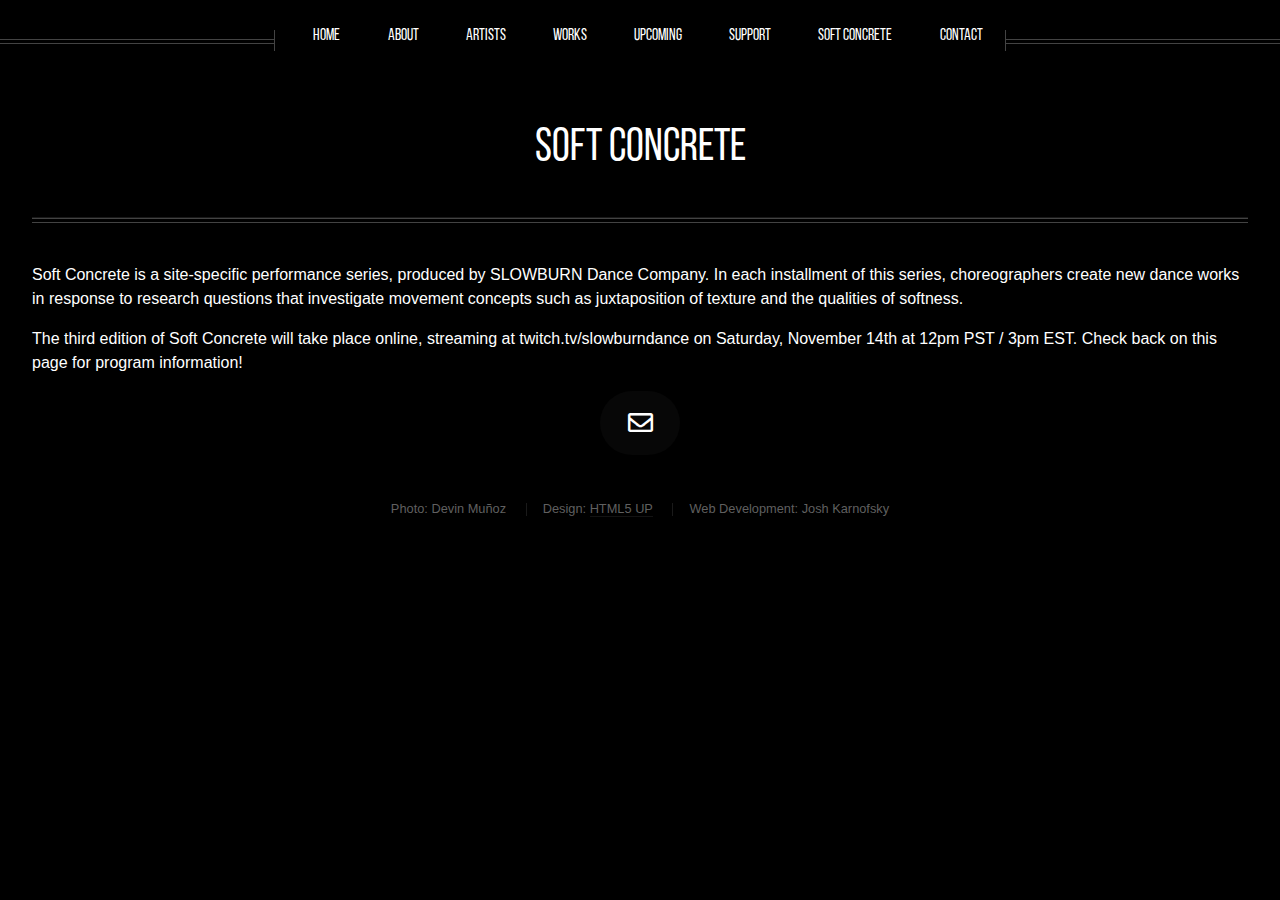
<file: softconcrete.html>
<!DOCTYPE HTML>
<!--
    Helios by HTML5 UP
    html5up.net | @ajlkn
    Free for personal and commercial use under the CCA 3.0 license (html5up.net/license)
-->
<html>
    <head>
        <title>SLOWBURN Dance Company</title>
        <meta charset="utf-8" />
        <meta name="viewport" content="width=device-width, initial-scale=1, user-scalable=no" />
        <link rel="stylesheet" href="assets/css/main.css" />
        <link href="https://fonts.googleapis.com/css?family=Montserrat&display=swap" rel="stylesheet">
        <noscript><link rel="stylesheet" href="assets/css/noscript.css" /></noscript>
    </head>
    <body class="artists is-preload">
        <div id="page-wrapper">

            <!-- Header -->
                <div id="header2">
                    <!-- Nav -->
                        <nav id="nav">
                            <ul>
                                <li><a href="index.html">Home</a></li>
                                <li><a href="about.html">About</a></li>
                                <li><a href="artists.html">Artists</a></li>
                                <li><a href="works.html">Works</a></li>
                                <li><a href="upcoming.html">Upcoming</a></li>
                                <li><a href="support.html">Support</a></li>
                                <li><a href="softconcrete.html">Soft Concrete</a></li>
                                <li><a href="contact.html">Contact</a></li>
                            </ul>
                        </nav>

                </div>

            <!-- Main -->
                <div class="wrapper style1">

                    <div class="container">
                        <article id="main" class="special">
                            <header>
                                <h2>Soft Concrete</h2>
                            </header>

                            <hr id="header-break">

                            <p>
                                Soft Concrete is a site-specific performance series, produced by SLOWBURN Dance Company. In each installment of this series, choreographers create new dance works in response to research questions that investigate movement concepts such as juxtaposition of texture and the qualities of softness.
                            </p>
                            <p>
                                The third edition of Soft Concrete will take place online, streaming at twitch.tv/slowburndance on Saturday, November 14th at 12pm PST / 3pm EST. Check back on this page for program information!
                            </p>
                </div>

            <!-- Footer -->
                <div id="footer">
                    <div class="container">
                        <div class="row">
                            <div class="col-12">

                                <!-- Contact -->
                                    <section class="contact">
                                        <ul class="icons">
                                            <li><a href="mailto:slowburndance@gmail.com" class="icon fa-envelope"><span class="label">Email</span></a></li>
                                        </ul>
                                    </section>

                                <!-- Copyright -->
                                    <div class="copyright">
                                        <ul class="menu">
                                            <li>Photo: Devin Muñoz</li>
                                            <li>Design: <a href="http://html5up.net">HTML5 UP</a></li>
                                            <li>Web Development: Josh Karnofsky</li>
                                        </ul>
                                    </div>

                            </div>

                        </div>
                    </div>
                </div>

        </div>

        <!-- Scripts -->
            <script src="assets/js/jquery.min.js"></script>
            <script src="assets/js/jquery.dropotron.min.js"></script>
            <script src="assets/js/jquery.scrolly.min.js"></script>
            <script src="assets/js/jquery.scrollex.min.js"></script>
            <script src="assets/js/browser.min.js"></script>
            <script src="assets/js/breakpoints.min.js"></script>
            <script src="assets/js/util.js"></script>
            <script src="assets/js/main.js"></script>

    </body>
</html>
</file>
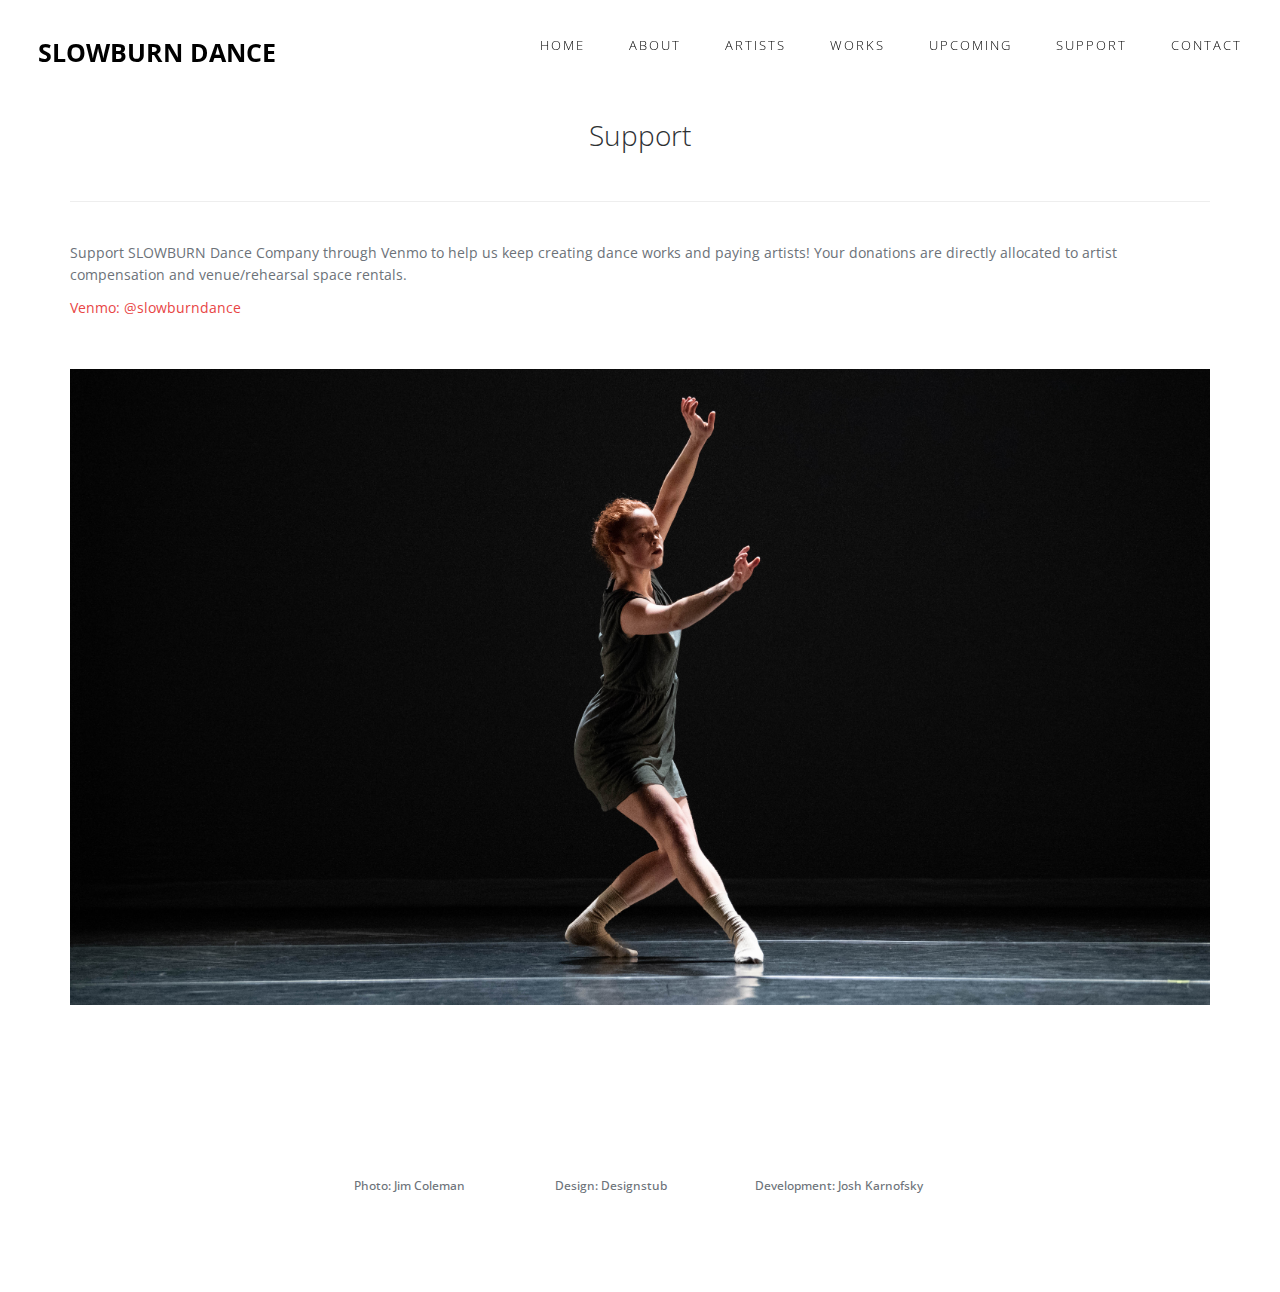
<file: support.html>
<!doctype html>
<!--[if lt IE 7]>      <html class="no-js lt-ie9 lt-ie8 lt-ie7" lang=""> <![endif]-->
<!--[if IE 7]>         <html class="no-js lt-ie9 lt-ie8" lang=""> <![endif]-->
<!--[if IE 8]>         <html class="no-js lt-ie9" lang=""> <![endif]-->
<!--[if gt IE 8]><!--> <html class="no-js" lang=""> <!--<![endif]-->

<head>
<meta charset="utf-8">
<meta name="description" content="">
<meta name="viewport" content="width=device-width, initial-scale=1">
<title>SLOWBURN Dance Company </title>
<link rel="stylesheet" href="css/bootstrap.min.css">
<link rel="stylesheet" href="css/flexslider.css">
<link rel="stylesheet" href="css/main.css">
<link rel="stylesheet" href="css/responsive.css">
<link rel="stylesheet" href="css/animate.min.css">
<link rel="stylesheet" href="https://maxcdn.bootstrapcdn.com/font-awesome/4.4.0/css/font-awesome.min.css">
<link rel="icon" type="image/png" href="images/favicon.png">
</head>

<body>

<!-- Header Section -->
<section class="tophead" role="tophead"> 
  <!-- Navigation Section -->
  <header id="header">
    <div class="header-content clearfix"> <a class="logo" href="#">Slowburn Dance</a>
      <nav class="navigation" role="navigation">
        <ul class="primary-nav">
          <li><a href="index.html">Home</a></li>
          <li><a href="about.html">About</a></li>
          <li><a href="artists.html">Artists</a></li>
          <li><a href="works.html">Works</a></li>
          <li><a href="upcoming.html">Upcoming</a></li>
          <li><a href="support.html">Support</a></li>
          <li><a href="contact.html">Contact</a></li>
        </ul>
      </nav>
      <a href="#" class="nav-toggle">Menu<span></span></a> </div>
  </header>
  <!-- Navigation Section --> 
</section>
<!-- Header Section --> 
<!-- Slider Section -->
<section id="header-slider" class="section">
    <div class="wrapper style1">

    <div class="container">
      <article id="main" class="special">
        <header style="text-align: center;">
          <h3>Support</h3>
        </header>

        <br>
        <hr id="header-break">
        <br>
        <p>
          Support SLOWBURN Dance Company through Venmo to help us keep creating dance works and paying artists! Your donations are directly allocated to artist compensation and venue/rehearsal space rentals. 
        </p>
        <p>
          <a href="https://venmo.com/u/slowburndance">Venmo: @slowburndance</a>
        </p>
        <br> <br>

        <div class="container-fluid">
          <div class="row">
              <img src="images/support.jpg" class="img-responsive" alt=""> </a> </div>
          </div>
        </div>
      </article>
    </div>

  </div>
</section>

<!-- footer section -->
<footer class="footer">
  <div class="container-fluid">
    <div class="row" style="display: flex; justify-content: center;">
      <div class="col-md-2">
        <h6>Photo: Jim Coleman</h6>
      </div>
      <div class="col-md-2">
        <h6>Design: Designstub</h6>
      </div>
      <div class="col-md-2">
        <h6>Development: Josh Karnofsky</h6>
      </div>
    </div>
  </div>
</footer>
<!-- footer section --> 

<!-- JS FILES --> 
<script src="https://ajax.googleapis.com/ajax/libs/jquery/1.11.3/jquery.min.js"></script> 
<script src="js/bootstrap.min.js"></script> 
<script src="js/jquery.flexslider-min.js"></script> 
<script src="js/retina.min.js"></script> 
<script src="js/modernizr.js"></script> 
<script src="js/main.js"></script>
</body>
</html>
</file>
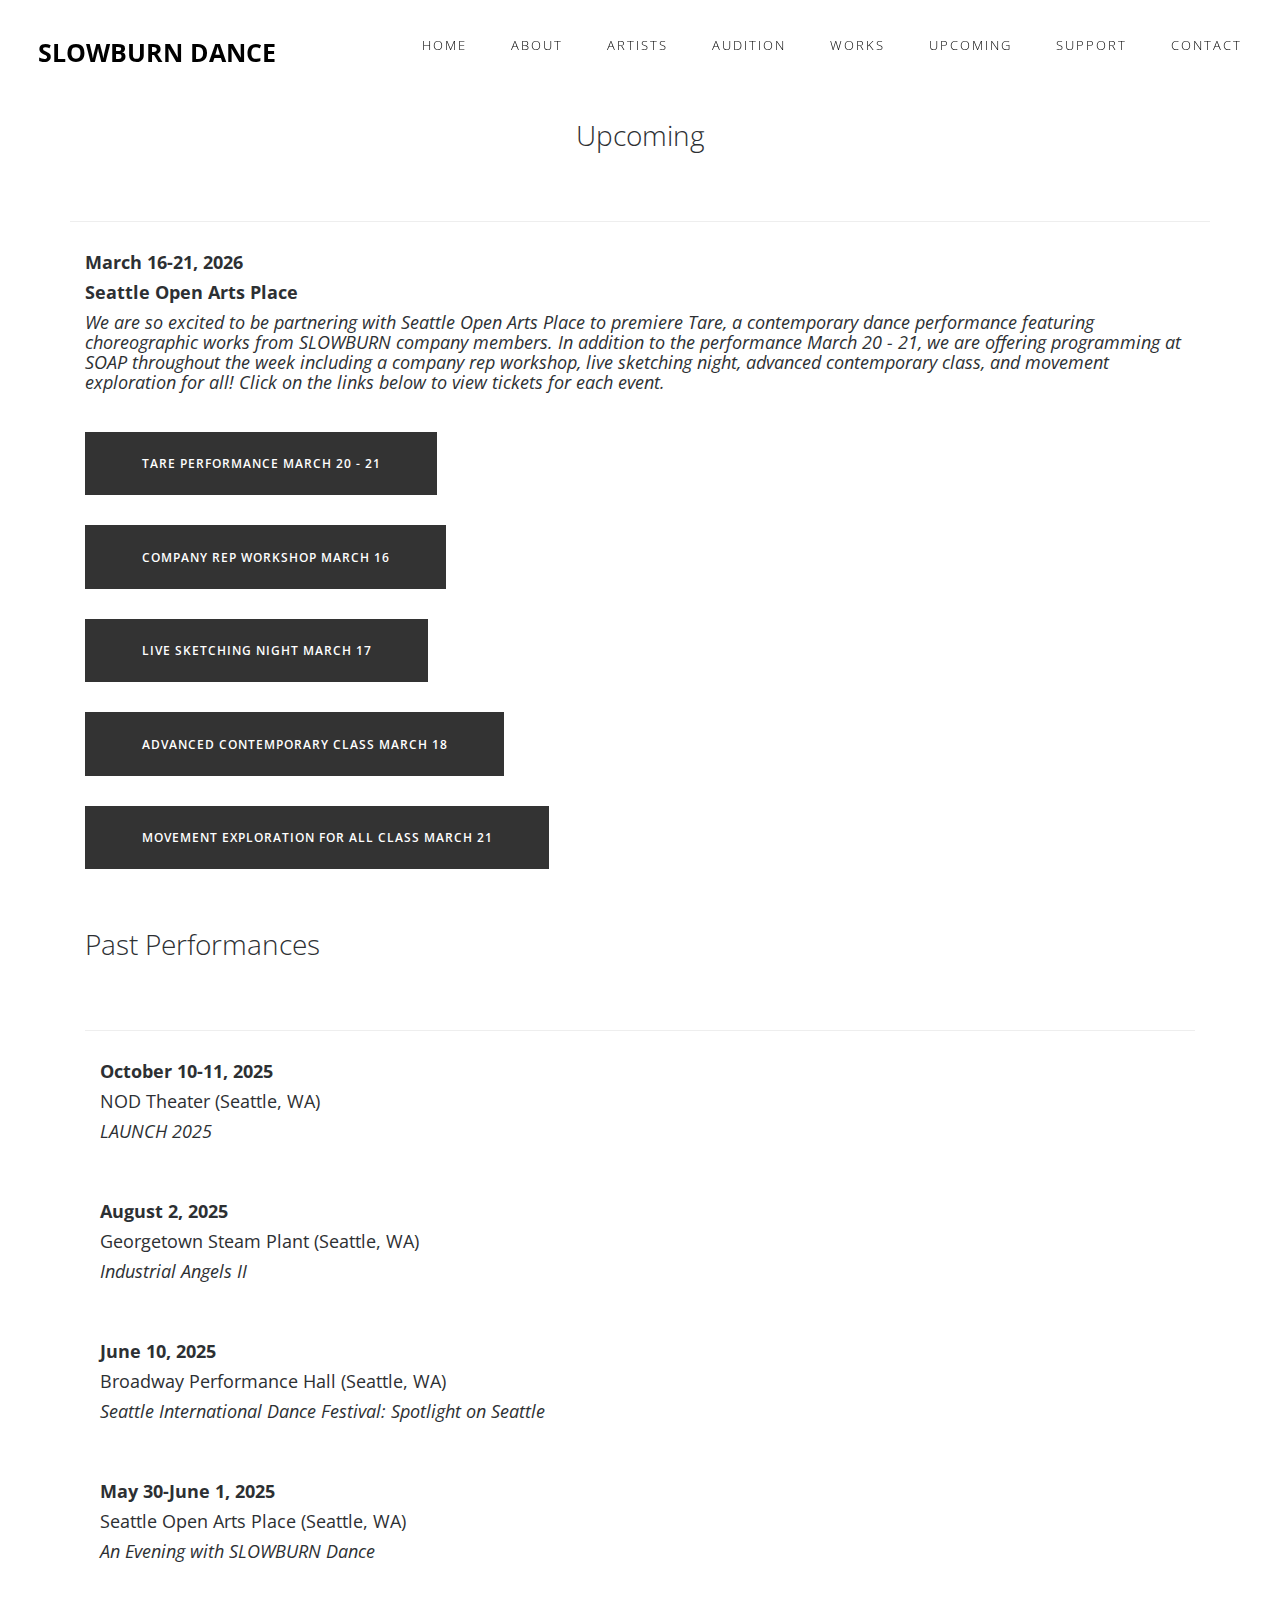
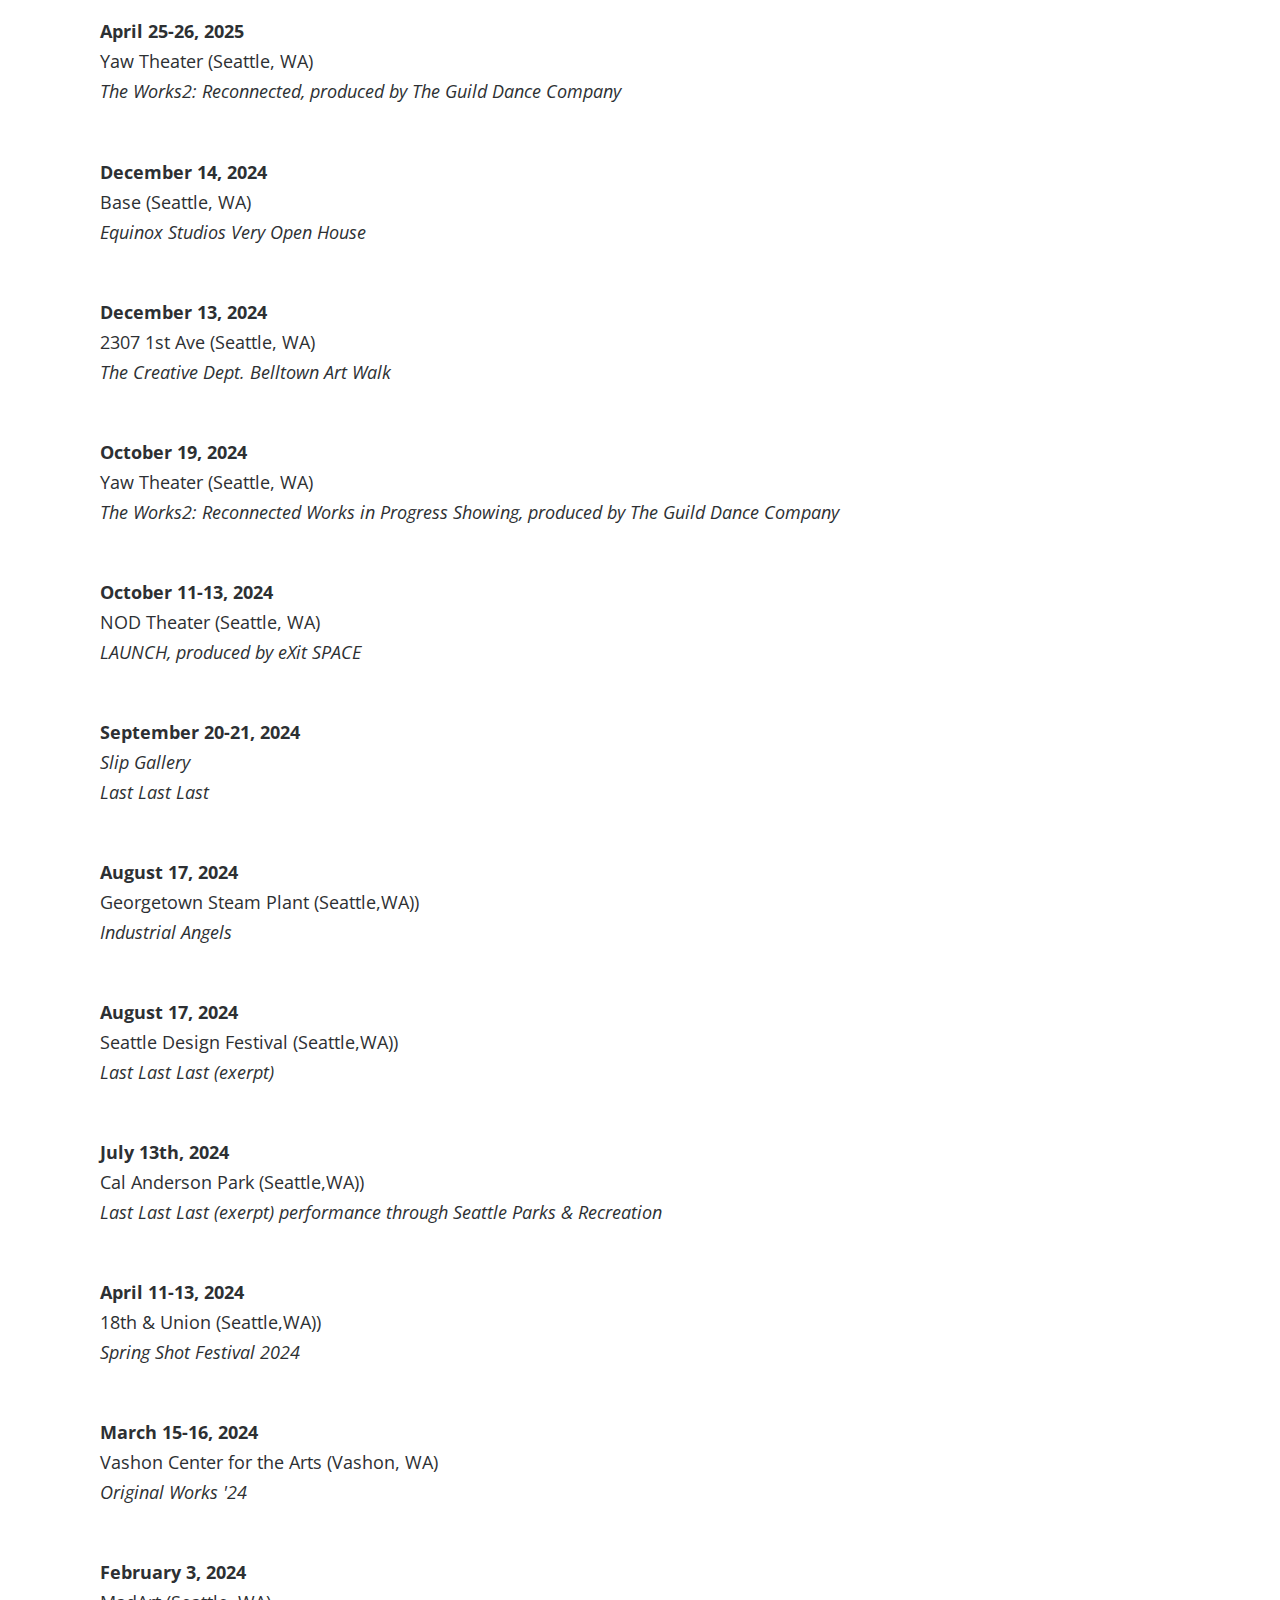
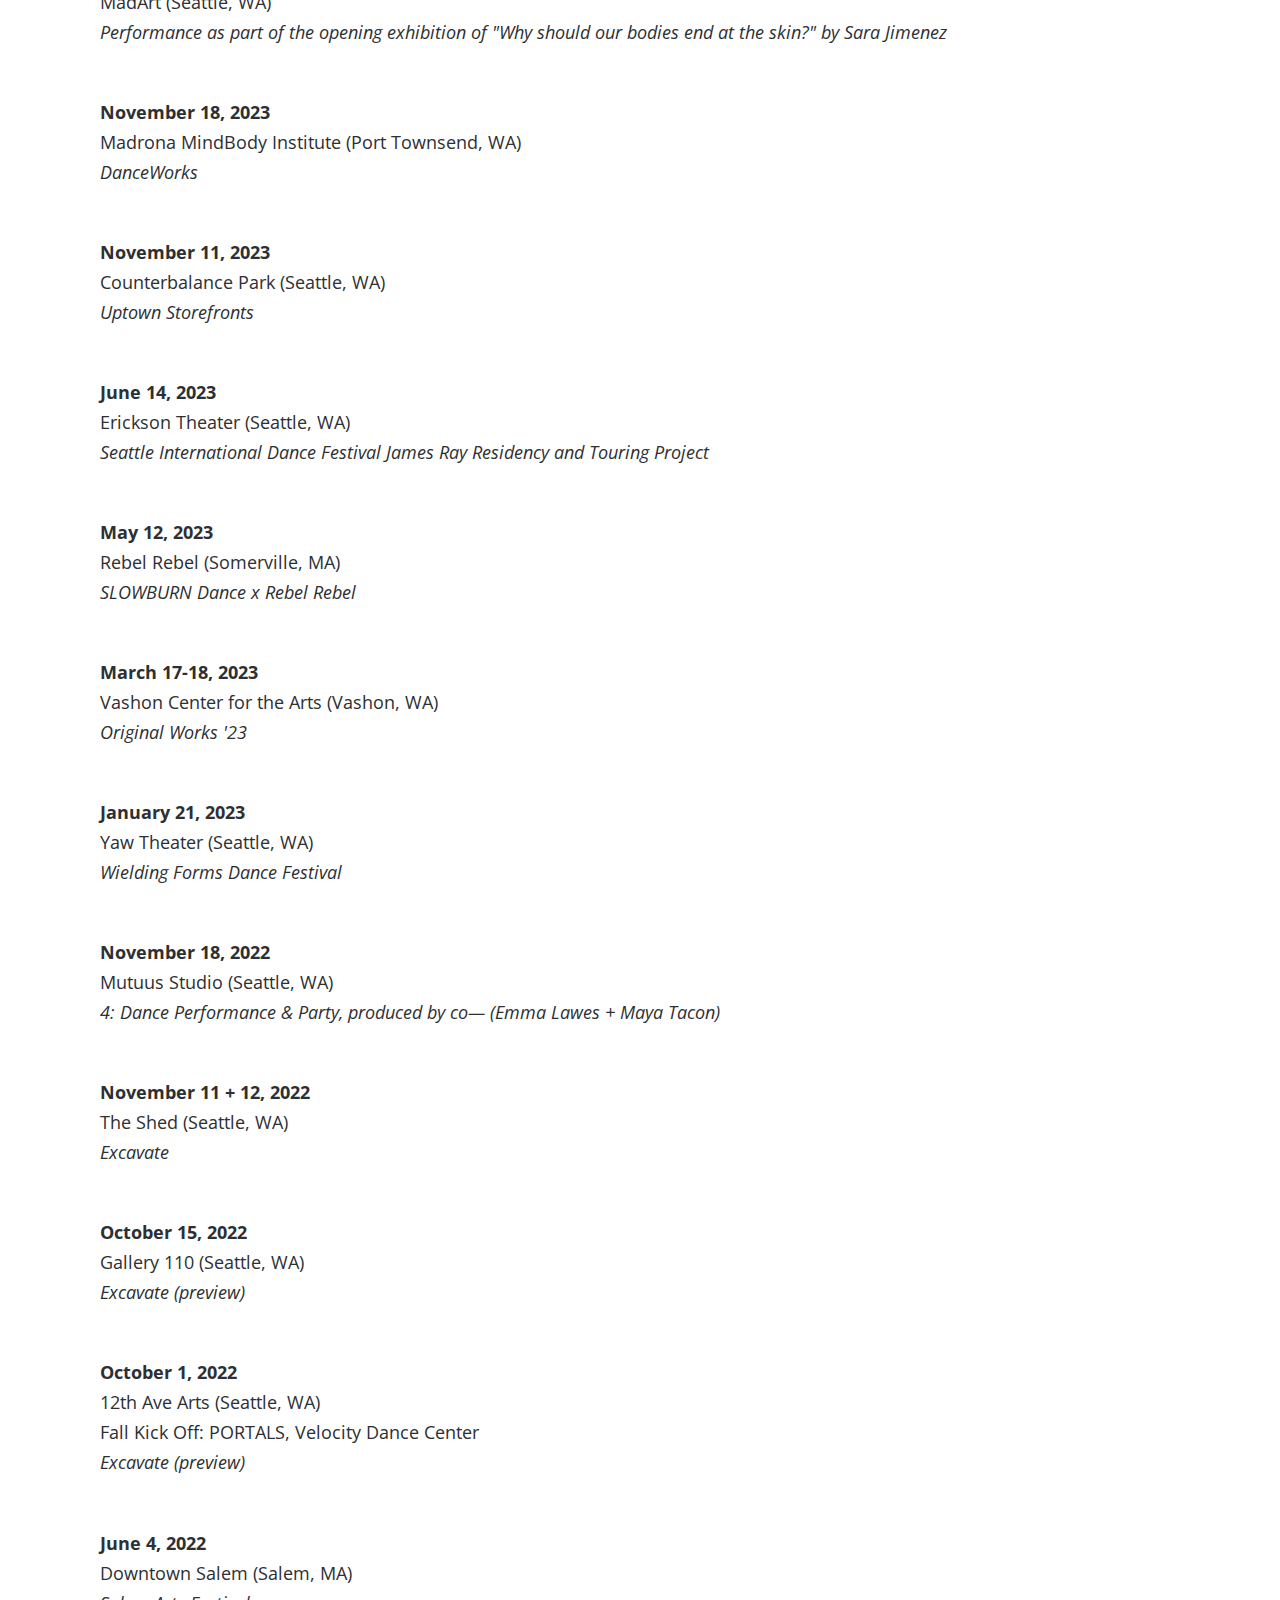
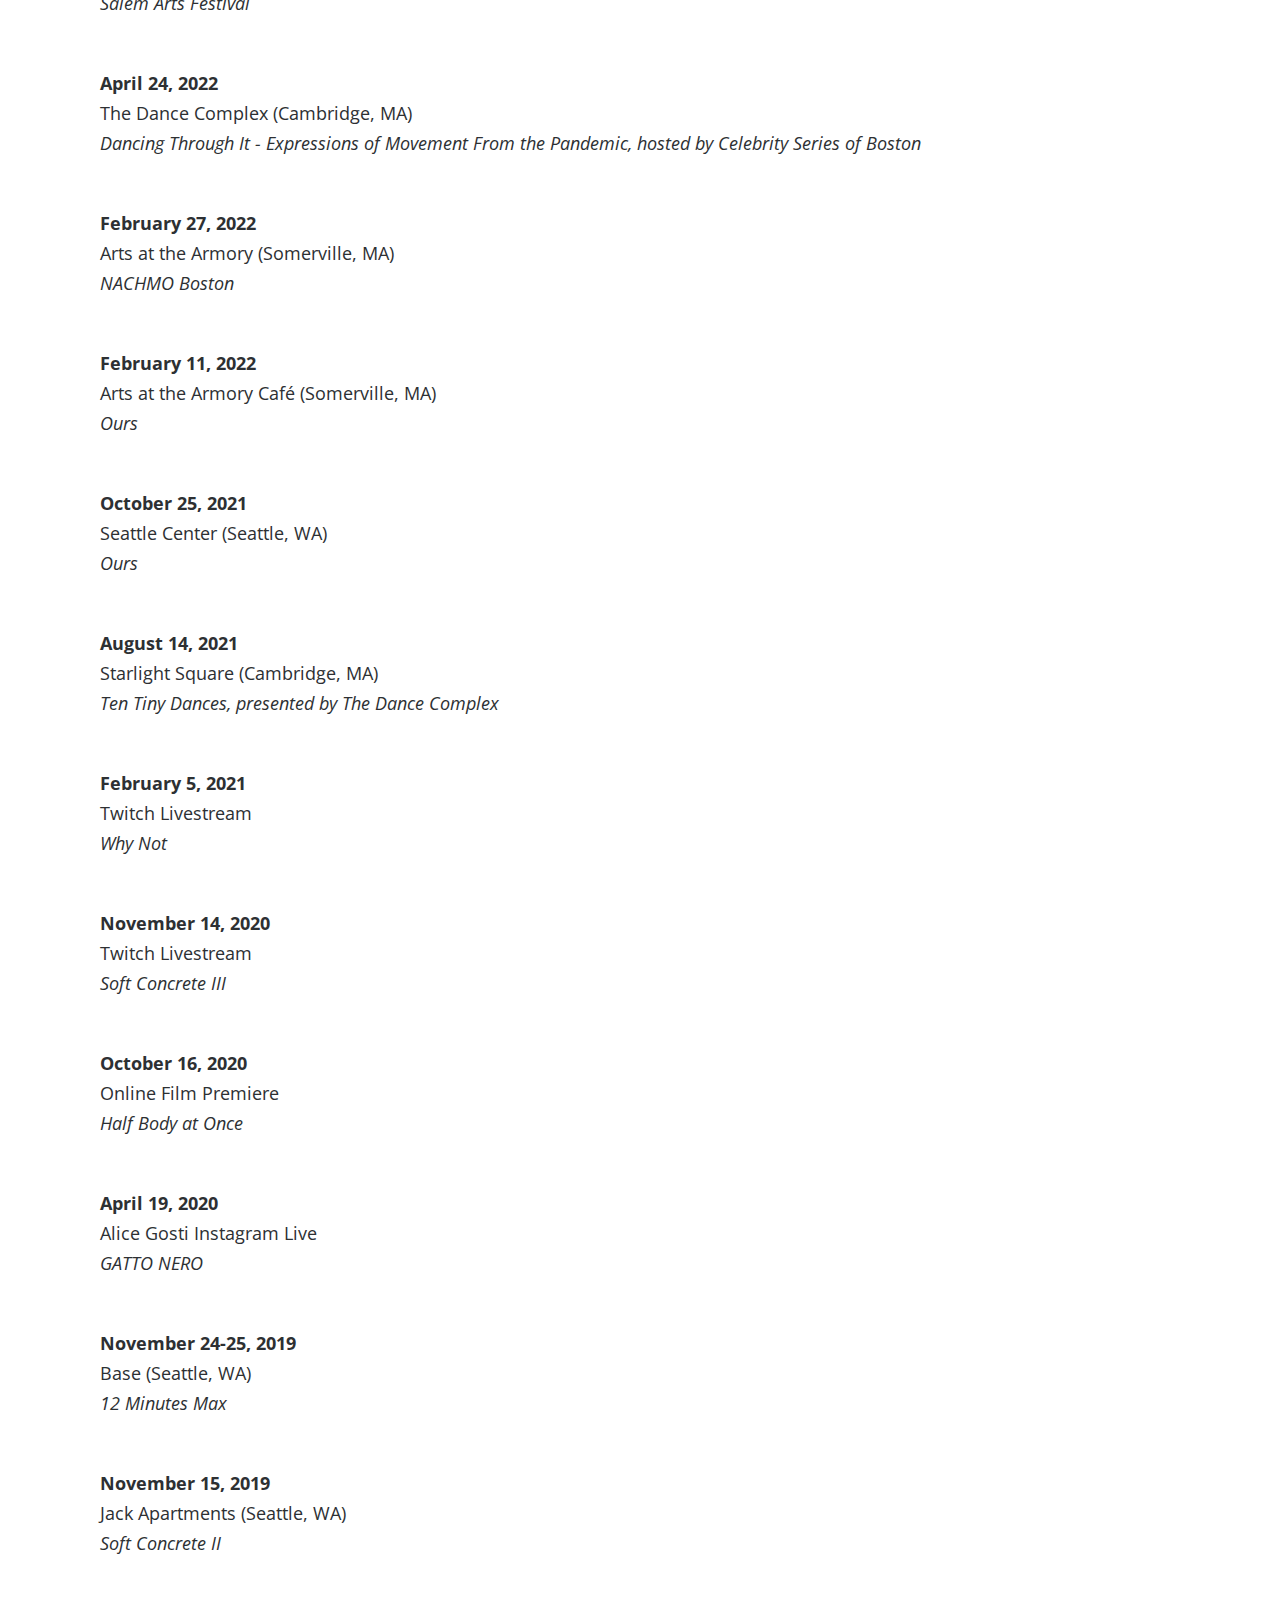
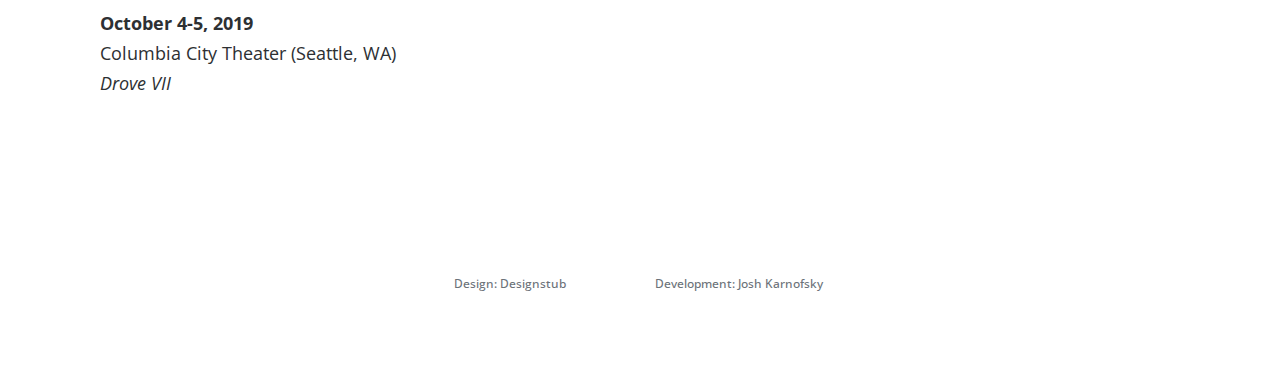
<file: upcoming.html>
<!doctype html>
<!--[if lt IE 7]>      <html class="no-js lt-ie9 lt-ie8 lt-ie7" lang=""> <![endif]-->
<!--[if IE 7]>         <html class="no-js lt-ie9 lt-ie8" lang=""> <![endif]-->
<!--[if IE 8]>         <html class="no-js lt-ie9" lang=""> <![endif]-->
<!--[if gt IE 8]><!--> <html class="no-js" lang=""> <!--<![endif]-->

<head>
<meta charset="utf-8">
<meta name="description" content="">
<meta name="viewport" content="width=device-width, initial-scale=1">
<title>SLOWBURN Dance Company </title>
<link rel="stylesheet" href="css/bootstrap.min.css">
<link rel="stylesheet" href="css/flexslider.css">
<link rel="stylesheet" href="css/main.css">
<link rel="stylesheet" href="css/responsive.css">
<link rel="stylesheet" href="css/animate.min.css">
<link rel="stylesheet" href="https://maxcdn.bootstrapcdn.com/font-awesome/4.4.0/css/font-awesome.min.css">
<link rel="icon" type="image/png" href="images/favicon.png">
</head>

<body>

<!-- Header Section -->
<section class="tophead" role="tophead"> 
  <!-- Navigation Section -->
  <header id="header">
    <div class="header-content clearfix"> <a class="logo" href="#">Slowburn Dance</a>
      <nav class="navigation" role="navigation">
        <ul class="primary-nav">
          <li><a href="index.html">Home</a></li>
          <li><a href="about.html">About</a></li>
          <li><a href="artists.html">Artists</a></li>
          <li><a href="audition.html">Audition</a></li>
          <li><a href="works.html">Works</a></li>
          <li><a href="upcoming.html">Upcoming</a></li>
          <li><a href="support.html">Support</a></li>
          <li><a href="contact.html">Contact</a></li>
        </ul>
      </nav>
      <a href="#" class="nav-toggle">Menu<span></span></a> </div>
  </header>
  <!-- Navigation Section --> 
</section>
<!-- Header Section --> 
<!-- Slider Section -->
<section id="header-slider" class="section">
    <div class="wrapper style1">

    <div class="container">
      <article id="main" class="special">
        <header style="text-align: center;">
          <h3>Upcoming</h3>
        </header>

        <br>
        <br>
        <hr id="header-break">

        <div class="container-fluid">

       <!--  <br>
                <a href="https://docs.google.com/forms/d/e/1FAIpQLSfq_NP2oFQuIEZXm-s44kehnhy8y9fkcViWRbW6vbRKKM6gDQ/viewform?usp=sf_link" class="btn" style="padding: 2% 5%; margin-top: 10px;">RSVP for Last Last Last</a>
        <br> -->

          <div class="row">
            <div class="col-md-12">
              <h4 style="font-weight: bold; font-size: 1.3em;">March 16-21, 2026</h4>
              <h4 style="font-weight: bold; font-size: 1.3em;">Seattle Open Arts Place</h4>
              <h4 style="font-style: italic; font-size: 1.3em;">We are so excited to be partnering with Seattle Open Arts Place to premiere Tare, a contemporary dance performance featuring choreographic works from SLOWBURN company members. In addition to the performance March 20 - 21, we are offering programming at SOAP throughout the week including a company rep workshop, live sketching night, advanced contemporary class, and movement exploration for all! Click on the links below to view tickets for each event.</h4>
        <br>
                <a href="https://soap.thundertix.com/events/260853" class="btn" style="padding: 2% 5%; margin-top: 10px;">Tare Performance March 20 - 21</a>
        <br> 
                <br>
                <a href="https://soap.thundertix.com/events/260848" class="btn" style="padding: 2% 5%; margin-top: 10px;">Company Rep Workshop March 16</a>
        <br> 
                <br>
                <a href="https://soap.thundertix.com/events/260849" class="btn" style="padding: 2% 5%; margin-top: 10px;">Live Sketching Night March 17</a>
        <br> 
                <br>
                <a href="https://soap.thundertix.com/events/260850" class="btn" style="padding: 2% 5%; margin-top: 10px;">Advanced Contemporary Class March 18</a>
        <br> 
                <br>
                <a href="https://soap.thundertix.com/events/260851" class="btn" style="padding: 2% 5%; margin-top: 10px;">Movement Exploration for All Class March 21</a>
        <br> 

        <header style="text-align: center;">
          </div>
          </div>
        <br>
        <br>
          <h3>Past Performances</h3>
        </header>

        <br>
        <br>
        <hr id="header-break">


        <div class="container-fluid">


            <div class="row">
            <div class="col-md-12">
              <h4 style="font-weight: bold; font-size: 1.3em;">October 10-11, 2025</h4>
              <h4 style="font-size: 1.3em;">NOD Theater (Seattle, WA)</h4>
            <h4 style="font-style: italic; font-size: 1.3em;">LAUNCH 2025</h4>
            </div>
          </div>
          <br>
          <br>

            <div class="row">
            <div class="col-md-12">
              <h4 style="font-weight: bold; font-size: 1.3em;">August 2, 2025</h4>
              <h4 style="font-size: 1.3em;">Georgetown Steam Plant (Seattle, WA)</h4>
            <h4 style="font-style: italic; font-size: 1.3em;">Industrial Angels II</h4>
            </div>
          </div>
          <br>
          <br>

            <div class="row">
            <div class="col-md-12">
              <h4 style="font-weight: bold; font-size: 1.3em;">June 10, 2025</h4>
              <h4 style="font-size: 1.3em;">Broadway Performance Hall (Seattle, WA)</h4>
            <h4 style="font-style: italic; font-size: 1.3em;">Seattle International Dance Festival: Spotlight on Seattle</h4>
            </div>
          </div>
          <br>
          <br>

            <div class="row">
            <div class="col-md-12">
              <h4 style="font-weight: bold; font-size: 1.3em;">May 30-June 1, 2025</h4>
              <h4 style="font-size: 1.3em;">Seattle Open Arts Place (Seattle, WA)</h4>
            <h4 style="font-style: italic; font-size: 1.3em;">An Evening with SLOWBURN Dance</h4>
            </div>
          </div>
          <br>
          <br>

          <div class="row">
            <div class="col-md-12">
              <h4 style="font-weight: bold; font-size: 1.3em;">April 25-26, 2025</h4>
              <h4 style="font-size: 1.3em;">Yaw Theater (Seattle, WA)</h4>
            <h4 style="font-style: italic; font-size: 1.3em;">The Works2: Reconnected, produced by The Guild Dance Company</h4>
            </div>
          </div>
          <br>
          <br>

          <div class="row">
            <div class="col-md-12">
              <h4 style="font-weight: bold; font-size: 1.3em;">December 14, 2024</h4>
              <h4 style="font-size: 1.3em;">Base (Seattle, WA)</h4>
            <h4 style="font-style: italic; font-size: 1.3em;">Equinox Studios Very Open House</h4>
            </div>
          </div>
          <br>
          <br>

          <div class="row">
            <div class="col-md-12">
              <h4 style="font-weight: bold; font-size: 1.3em;">December 13, 2024</h4>
              <h4 style="font-size: 1.3em;">2307 1st Ave (Seattle, WA)</h4>
            <h4 style="font-style: italic; font-size: 1.3em;">The Creative Dept. Belltown Art Walk</h4>
            </div>
          </div>
          <br>
          <br>

          <div class="row">
            <div class="col-md-12">
              <h4 style="font-weight: bold; font-size: 1.3em;">October 19, 2024</h4>
              <h4 style="font-size: 1.3em;">Yaw Theater (Seattle, WA)</h4>
            <h4 style="font-style: italic; font-size: 1.3em;">The Works2: Reconnected Works in Progress Showing, produced by The Guild Dance Company</h4>
            </div>
          </div>
          <br>
          <br>

          <div class="row">
            <div class="col-md-12">
              <h4 style="font-weight: bold; font-size: 1.3em;">October 11-13, 2024</h4>
              <h4 style="font-size: 1.3em;">NOD Theater (Seattle, WA)</h4>
            <h4 style="font-style: italic; font-size: 1.3em;">LAUNCH, produced by eXit SPACE</h4>
            </div>
          </div>
          <br>
          <br>


          <div class="row">
            <div class="col-md-12">
              <h4 style="font-weight: bold; font-size: 1.3em;">September 20-21, 2024</h4>
              <h4 style="font-style: italic; font-size: 1.3em;">Slip Gallery</h4>
              <h4 style="font-style: italic; font-size: 1.3em;">Last Last Last</h4>
            <!--             <h4 style="font-style: italic; font-size: 1.3em;">The full length premiere of Last Last Last will take place at Slip Gallery! See the RSVP form below for additional details.</h4>
        <br>
                <a href="https://docs.google.com/forms/d/e/1FAIpQLSfq_NP2oFQuIEZXm-s44kehnhy8y9fkcViWRbW6vbRKKM6gDQ/viewform?usp=sf_link" class="btn" style="padding: 2% 5%; margin-top: 10px;">RSVP for Last Last Last</a>
        <br> -->
            </div>
          </div>
          <br>
          <br>

          <div class="row">
            <div class="col-md-12">
              <h4 style="font-weight: bold; font-size: 1.3em;">August 17, 2024</h4>
              <h4 style="font-size: 1.3em;">Georgetown Steam Plant (Seattle,WA))</h4>
            <h4 style="font-style: italic; font-size: 1.3em;">Industrial Angels</h4>
            </div>
          </div>
          <br>
          <br>

                  <div class="row">
            <div class="col-md-12">
              <h4 style="font-weight: bold; font-size: 1.3em;">August 17, 2024</h4>
              <h4 style="font-size: 1.3em;">Seattle Design Festival (Seattle,WA))</h4>
            <h4 style="font-style: italic; font-size: 1.3em;">Last Last Last (exerpt)</h4>
            </div>
          </div>
          <br>
          <br>

                     <div class="row">
            <div class="col-md-12">
              <h4 style="font-weight: bold; font-size: 1.3em;">July 13th, 2024</h4>
              <h4 style="font-size: 1.3em;">Cal Anderson Park (Seattle,WA))</h4>
            <h4 style="font-style: italic; font-size: 1.3em;">Last Last Last (exerpt) performance through Seattle Parks & Recreation</h4>
            </div>
          </div>
          <br>
          <br>


                     <div class="row">
            <div class="col-md-12">
              <h4 style="font-weight: bold; font-size: 1.3em;">April 11-13, 2024</h4>
              <h4 style="font-size: 1.3em;">18th & Union (Seattle,WA))</h4>
            <h4 style="font-style: italic; font-size: 1.3em;">Spring Shot Festival 2024</h4>
            </div>
          </div>
          <br>
          <br>


                     <div class="row">
            <div class="col-md-12">
              <h4 style="font-weight: bold; font-size: 1.3em;">March 15-16, 2024</h4>
              <h4 style="font-size: 1.3em;">Vashon Center for the Arts (Vashon, WA)</h4>
            <h4 style="font-style: italic; font-size: 1.3em;">Original Works '24</h4>
            </div>
          </div>
          <br>
          <br>

                               <div class="row">
            <div class="col-md-12">
              <h4 style="font-weight: bold; font-size: 1.3em;">February 3, 2024</h4>
              <h4 style="font-size: 1.3em;">MadArt (Seattle, WA)</h4>
            <h4 style="font-style: italic; font-size: 1.3em;">Performance as part of the opening exhibition of "Why should our bodies end at the skin?" by Sara Jimenez</h4>
            </div>
          </div>
          <br>
          <br>

                     <div class="row">
            <div class="col-md-12">
              <h4 style="font-weight: bold; font-size: 1.3em;">November 18, 2023</h4>
              <h4 style="font-size: 1.3em;">Madrona MindBody Institute (Port Townsend, WA)</h4>
            <h4 style="font-style: italic; font-size: 1.3em;">DanceWorks</h4>
            </div>
          </div>
          <br>
          <br>

           <div class="row">
            <div class="col-md-12">
              <h4 style="font-weight: bold; font-size: 1.3em;">November 11, 2023</h4>
              <h4 style="font-size: 1.3em;">Counterbalance Park (Seattle, WA)</h4>
            <h4 style="font-style: italic; font-size: 1.3em;">Uptown Storefronts</h4>

              <!-- <a href="https://forms.gle/SRFWKxHxcWK9VPbNA" class="btn" style="padding: 2% 5%; margin-top: 10px;">Tickets</a> -->
              <!-- <button href="https://forms.gle/SRFWKxHxcWK9VPbNA">RSVP</button> -->
            </div>
          </div>
          <br>
          <br>

          <div class="row">
            <div class="col-md-12">
              <h4 style="font-weight: bold; font-size: 1.3em;">June 14, 2023</h4>
              <h4 style="font-size: 1.3em;">Erickson Theater (Seattle, WA)</h4>
              <h4 style="font-style: italic; font-size: 1.3em;">Seattle International Dance Festival James Ray Residency and Touring Project</h4>
            </div>
          </div>
          <br>
          <br>

          <div class="row">
            <div class="col-md-12">
              <h4 style="font-weight: bold; font-size: 1.3em;">May 12, 2023</h4>
              <h4 style="font-size: 1.3em;">Rebel Rebel (Somerville, MA)</h4>
              <h4 style="font-style: italic; font-size: 1.3em;">SLOWBURN Dance x Rebel Rebel</h4>
            </div>
          </div>
          <br>
          <br>

          <div class="row">
            <div class="col-md-12">
              <h4 style="font-weight: bold; font-size: 1.3em;">March 17-18, 2023</h4>
              <h4 style="font-size: 1.3em;">Vashon Center for the Arts (Vashon, WA)</h4>
              <h4 style="font-style: italic; font-size: 1.3em;">Original Works '23</h4>
            </div>
          </div>
          <br>
          <br>

            <div class="row">
            <div class="col-md-12">
              <h4 style="font-weight: bold; font-size: 1.3em;">January 21, 2023</h4>
              <h4 style="font-size: 1.3em;">Yaw Theater (Seattle, WA)</h4>
              <h4 style="font-style: italic; font-size: 1.3em;">Wielding Forms Dance Festival</h4>
            </div>
          </div>
          <br>
          <br>

          <div class="row">
            <div class="col-md-12">
              <h4 style="font-weight: bold; font-size: 1.3em;">November 18, 2022</h4>
              <h4 style="font-size: 1.3em;">Mutuus Studio (Seattle, WA)</h4>
              <h4 style="font-style: italic; font-size: 1.3em;">4: Dance Performance & Party, produced by co— (Emma Lawes + Maya Tacon)</h4>
            </div>
          </div>
          <br>
          <br>

          <div class="row">
            <div class="col-md-12">
              <h4 style="font-weight: bold; font-size: 1.3em;">November 11 + 12, 2022</h4>
              <h4 style="font-size: 1.3em;">The Shed (Seattle, WA)</h4>
              <h4 style="font-style: italic; font-size: 1.3em;">Excavate</h4>
            </div>
          </div>
          <br>
          <br>

          <div class="row">
            <div class="col-md-12">
              <h4 style="font-weight: bold; font-size: 1.3em;">October 15, 2022</h4>
              <h4 style="font-size: 1.3em;">Gallery 110 (Seattle, WA)</h4>
              <h4 style="font-style: italic; font-size: 1.3em;">Excavate (preview)</h4>
            </div>
          </div>
          <br>
          <br>

          <div class="row">
            <div class="col-md-12">
              <h4 style="font-weight: bold; font-size: 1.3em;">October 1, 2022</h4>
              <h4 style="font-size: 1.3em;">12th Ave Arts (Seattle, WA)</h4>
              <h4 style="font-size: 1.3em;">Fall Kick Off: PORTALS, Velocity Dance Center</h4>
              <h4 style="font-style: italic; font-size: 1.3em;">Excavate (preview)</h4>
            </div>
          </div>

          <br>
          <br>

          <div class="row">
            <div class="col-md-12">
              <h4 style="font-weight: bold; font-size: 1.3em;">June 4, 2022</h4>
              <h4 style="font-size: 1.3em;">Downtown Salem (Salem, MA)</h4>
              <h4 style="font-style: italic; font-size: 1.3em;">Salem Arts Festival</h4>
            </div>
          </div>

          <br>
          <br>

          <div class="row">
            <div class="col-md-12">
              <h4 style="font-weight: bold; font-size: 1.3em;">April 24, 2022</h4>
              <h4 style="font-size: 1.3em;">The Dance Complex (Cambridge, MA)</h4>
              <h4 style="font-style: italic; font-size: 1.3em;">Dancing Through It - Expressions of Movement From the Pandemic, hosted by Celebrity Series of Boston</h4>
            </div>
          </div>

          <br>
          <br>

          <div class="row">
            <div class="col-md-12">
              <h4 style="font-weight: bold; font-size: 1.3em;">February 27, 2022</h4>
              <h4 style="font-size: 1.3em;">Arts at the Armory (Somerville, MA)</h4>
              <h4 style="font-style: italic; font-size: 1.3em;">NACHMO Boston</h4>
            </div>
          </div>

          <br>
          <br>

          <div class="row">
            <div class="col-md-12">
              <h4 style="font-weight: bold; font-size: 1.3em;">February 11, 2022</h4>
              <h4 style="font-size: 1.3em;">Arts at the Armory Café (Somerville, MA)</h4>
              <h4 style="font-style: italic; font-size: 1.3em;">Ours</h4>
            </div>
          </div>

          <br>
          <br>

          <div class="row">
            <div class="col-md-12">
              <h4 style="font-weight: bold; font-size: 1.3em;">October 25, 2021</h4>
              <h4 style="font-size: 1.3em;">Seattle Center (Seattle, WA)</h4>
              <h4 style="font-style: italic; font-size: 1.3em;">Ours</h4>
            </div>
          </div>

          <br>
          <br>

          <div class="row">
            <div class="col-md-12">
              <h4 style="font-weight: bold; font-size: 1.3em;">August 14, 2021</h4>
              <h4 style="font-size: 1.3em;">Starlight Square (Cambridge, MA)</h4>
              <h4 style="font-style: italic; font-size: 1.3em;">Ten Tiny Dances, presented by The Dance Complex</h4>
            </div>
          </div>

          <br>
          <br>

          <div class="row">
            <div class="col-md-12">
              <h4 style="font-weight: bold; font-size: 1.3em;">February 5, 2021</h4>
              <h4 style="font-size: 1.3em;">Twitch Livestream</h4>
              <h4 style="font-style: italic; font-size: 1.3em;">Why Not</h4>
            </div>
          </div>

          <br>
          <br>

          <div class="row">
            <div class="col-md-12">
              <h4 style="font-weight: bold; font-size: 1.3em;">November 14, 2020</h4>
              <h4 style="font-size: 1.3em;">Twitch Livestream</h4>
              <h4 style="font-style: italic; font-size: 1.3em;">Soft Concrete III</h4>
            </div>
          </div>

          <br><br>

          <div class="row">
            <div class="col-md-12">
              <h4 style="font-weight: bold; font-size: 1.3em;">October 16, 2020</h4>
              <h4 style="font-size: 1.3em;">Online Film Premiere</h4>
              <h4 style="font-style: italic; font-size: 1.3em;">Half Body at Once</h4>
            </div>
          </div>

          <br><br>

          <div class="row">
            <div class="col-md-12">
              <h4 style="font-weight: bold; font-size: 1.3em;">April 19, 2020</h4>
              <h4 style="font-size: 1.3em;">Alice Gosti Instagram Live</h4>
              <h4 style="font-style: italic; font-size: 1.3em;">GATTO NERO</h4>
            </div>
          </div>

          <br><br>

          <div class="row">
            <div class="col-md-12">
              <h4 style="font-weight: bold; font-size: 1.3em;">November 24-25, 2019</h4>
              <h4 style="font-size: 1.3em;">Base (Seattle, WA)</h4>
              <h4 style="font-style: italic; font-size: 1.3em;">12 Minutes Max</h4>
            </div>
          </div>

          <br><br>

          <div class="row">
            <div class="col-md-12">
              <h4 style="font-weight: bold; font-size: 1.3em;">November 15, 2019</h4>
              <h4 style="font-size: 1.3em;">Jack Apartments (Seattle, WA)</h4>
              <h4 style="font-style: italic; font-size: 1.3em;">Soft Concrete II</h4>
            </div>
          </div>

          <br><br>

          <div class="row">
            <div class="col-md-12">
              <h4 style="font-weight: bold; font-size: 1.3em;">October 4-5, 2019</h4>
              <h4 style="font-size: 1.3em;">Columbia City Theater (Seattle, WA)</h4>
              <h4 style="font-style: italic; font-size: 1.3em;">Drove VII</h4>
            </div>
          </div>


        </div>
      </article>
    </div>

  </div>
</section>

<!-- footer section -->
<footer class="footer">
  <div class="container-fluid">
    <div class="row" style="display: flex; justify-content: center;">
      <div class="col-md-2">
        <h6>Design: Designstub</h6>
      </div>
      <div class="col-md-2">
        <h6>Development: Josh Karnofsky</h6>
      </div>
    </div>
  </div>
</footer>
<!-- footer section --> 

<!-- JS FILES --> 
<script src="https://ajax.googleapis.com/ajax/libs/jquery/1.11.3/jquery.min.js"></script> 
<script src="js/bootstrap.min.js"></script> 
<script src="js/jquery.flexslider-min.js"></script> 
<script src="js/retina.min.js"></script> 
<script src="js/modernizr.js"></script> 
<script src="js/main.js"></script>
</body>
</html>
</file>
<file: assets/css/noscript.css>
/*
	Helios by HTML5 UP
	html5up.net | @ajlkn
	Free for personal and commercial use under the CCA 3.0 license (html5up.net/license)
*/

/* Carousel */

	.carousel {
		overflow-x: auto;
	}

/* Header */

	body.homepage.is-preload #header:after {
		opacity: 0;
	}
</file>
<file: css/main.css>
/* ------------------------------------------------------------------------------
	Template Name: Auro
	Author: Designstub
	Author URI: http://www.designstub.com
------------------------------------------------------------------------------*/



@import url(http://fonts.googleapis.com/css?family=Open%20Sans:300,400,500,600,700);
/* ------------------------------------------------------------------------------
	 Typography
-------------------------------------------------------------------------------*/
p {
	font-size: 14px;
	line-height: 22.4px;
	color: #6c7279;
}
h1 {
	font-size: 65px;
	color: #2d3033;
}
h2 {
	font-size: 40px;
	color: #2d3033;
}
h3 {
	font-size: 28px;
	color: #2d3033;
	font-weight: 300;
}
h4 {
	font-size: 22px;
	color: #2d3033;
	font-weight: 400;
}
h5 {
	font-size: 14px;
	color: #2d3033;
	text-transform: uppercase;
	font-weight: 700;
}
.btn {
	background-color: #333;
	margin-top: 40px;
	color: #fff;
	font-size: 12px;
	font-weight: 600;
	letter-spacing: 1px;
	border-radius: 0px;
	padding: 3% 7%;
	display: inline-block;
	text-transform: uppercase;
}
.btn:hover, .btn:focus {
	background-color: #000;
	color: #fff;
}
.btn-large {
	padding: 15px 40px;
}
/* ------------------------------------------------------------------------------
	 General Style
-------------------------------------------------------------------------------*/
a {
	color: #e84545;
}
a:hover, a:focus {
	text-decoration: none;
	-moz-transition: background-color, color, 0.3s;
	-o-transition: background-color, color, 0.3s;
	-webkit-transition: background-color, color, 0.3s;
	transition: background-color, color, 0.3s;
}
body {
	font-family: "Open Sans", sans-serif;
	font-weight: 400;
	color: #6c7279;
}
ul, ol {
	margin: 0;
	padding: 0;
}
ul li {
	list-style: none;
}
.section {
	padding: 100px 0;
}
.no-padding {
	padding: 0;
}
.no-gutter [class*=col-] {
	padding-right: 0;
	padding-left: 0;
}
/* ------------------------------------------------------------------------------
	 Header & navigation
-------------------------------------------------------------------------------*/
#header {
	position: fixed;
	width: 94%;
	z-index: 999;
	margin-left: 3%;
	margin-right: 3%;
}
#header .header-content {
	margin: 0 auto;
	padding: 35px 0;
	width: 100%;
	-moz-transition: padding 0.3s;
	-o-transition: padding 0.3s;
	-webkit-transition: padding 0.3s;
	transition: padding 0.3s;
}
#header .logo {
	font-size: 25px;
	color: #000;
	font-weight: 700;
	float: left;
	text-transform: uppercase;
}
#header.fixed {
	background-color: #fff;
}
#header.fixed .header-content {
	border-bottom: 0;
	padding: 20px 0;
}
#header.fixed .nav-toggle {
	top: 18px;
}
.navigation.open {
	opacity: 0.9;
	visibility: visible;
	-moz-transition: opacity 0.5s;
	-o-transition: opacity 0.5s;
	-webkit-transition: opacity 0.5s;
	transition: opacity 0.5s;
}
.navigation {
	float: right;
}
.navigation li {
	display: inline-block;
}
.navigation a {
	color: #000;
	font-size: 13px;
	font-weight: 300;
	margin-left: 40px;
	letter-spacing: 2px;
	text-transform: uppercase;
}
.navigation a:hover, .navigation a.active {
	color: #bcbcbc;
}
.nav-toggle {
	display: none;
	height: 44px;
	overflow: hidden;
	position: fixed;
	right: 5%;
	text-indent: 100%;
	top: 32px;
	white-space: nowrap;
	width: 44px;
	z-index: 99999;
	-moz-transition: all 0.3s;
	-o-transition: all 0.3s;
	-webkit-transition: all 0.3s;
	transition: all 0.3s;
}
.nav-toggle:before, .nav-toggle:after {
	border-radius: 50%;
	content: "";
	height: 100%;
	left: 0;
	position: absolute;
	top: 0;
	width: 100%;
	-moz-transform: translateZ(0);
	-ms-transform: translateZ(0);
	-webkit-transform: translateZ(0);
	transform: translateZ(0);
	-moz-backface-visibility: hidden;
	-webkit-backface-visibility: hidden;
	backface-visibility: hidden;
	-moz-transition-property: -moz-transform;
	-o-transition-property: -o-transform;
	-webkit-transition-property: -webkit-transform;
	transition-property: transform;
}
.nav-toggle:before {
	background-color: #000;
	-moz-transform: scale(1);
	-ms-transform: scale(1);
	-webkit-transform: scale(1);
	transform: scale(1);
	-moz-transition-duration: 0.3s;
	-o-transition-duration: 0.3s;
	-webkit-transition-duration: 0.3s;
	transition-duration: 0.3s;
}
.nav-toggle:after {
	background-color: #000;
	-moz-transform: scale(0);
	-ms-transform: scale(0);
	-webkit-transform: scale(0);
	transform: scale(0);
	-moz-transition-duration: 0s;
	-o-transition-duration: 0s;
	-webkit-transition-duration: 0s;
	transition-duration: 0s;
}
.nav-toggle span {
	background-color: #fff;
	bottom: auto;
	display: inline-block;
	height: 3px;
	left: 50%;
	position: absolute;
	right: auto;
	top: 50%;
	width: 18px;
	z-index: 10;
	-moz-transform: translateX(-50%) translateY(-50%);
	-ms-transform: translateX(-50%) translateY(-50%);
	-webkit-transform: translateX(-50%) translateY(-50%);
	transform: translateX(-50%) translateY(-50%);
}
.nav-toggle span:before, .nav-toggle span:after {
	background-color: #fff;
	content: "";
	height: 100%;
	position: absolute;
	right: 0;
	top: 0;
	width: 100%;
	-moz-transform: translateZ(0);
	-ms-transform: translateZ(0);
	-webkit-transform: translateZ(0);
	transform: translateZ(0);
	-moz-backface-visibility: hidden;
	-webkit-backface-visibility: hidden;
	backface-visibility: hidden;
	-moz-transition: -moz-transform 0.3s;
	-o-transition: -o-transform 0.3s;
	-webkit-transition: -webkit-transform 0.3s;
	transition: transform 0.3s;
}
.nav-toggle span:before {
	-moz-transform: translateY(-6px) rotate(0deg);
	-ms-transform: translateY(-6px) rotate(0deg);
	-webkit-transform: translateY(-6px) rotate(0deg);
	transform: translateY(-6px) rotate(0deg);
}
.nav-toggle span:after {
	-moz-transform: translateY(6px) rotate(0deg);
	-ms-transform: translateY(6px) rotate(0deg);
	-webkit-transform: translateY(6px) rotate(0deg);
	transform: translateY(6px) rotate(0deg);
}
.nav-toggle.close-nav:before {
	-moz-transform: scale(0);
	-ms-transform: scale(0);
	-webkit-transform: scale(0);
	transform: scale(0);
}
.nav-toggle.close-nav:after {
	-moz-transform: scale(1);
	-ms-transform: scale(1);
	-webkit-transform: scale(1);
	transform: scale(1);
}
.nav-toggle.close-nav span {
	background-color: rgba(255, 255, 255, 0);
}
.nav-toggle.close-nav span:before, .nav-toggle.close-nav span:after {
	background-color: #fff;
}
.nav-toggle.close-nav span:before {
	-moz-transform: translateY(0) rotate(45deg);
	-ms-transform: translateY(0) rotate(45deg);
	-webkit-transform: translateY(0) rotate(45deg);
	transform: translateY(0) rotate(45deg);
}
.nav-toggle.close-nav span:after {
	-moz-transform: translateY(0) rotate(-45deg);
	-ms-transform: translateY(0) rotate(-45deg);
	-webkit-transform: translateY(0) rotate(-45deg);
	transform: translateY(0) rotate(-45deg);
}
/* ------------------------------------------------------------------------------
	 Header Slider
-------------------------------------------------------------------------------*/

.carousel {
	width: 94%;
	height: 500px;
	margin: auto;
}
.item, .active, .carousel-inner {
	height: 100%;
}
.carousel-caption {
	bottom: 40%;
	color: #fff;
	left: 15%;
	padding-bottom: 20px;
	padding-top: 20px;
	position: absolute;
	right: 15%;
	text-align: center;
	z-index: 10;
}
.carousel-caption h3 {
	font-family: "Open Sans", sans-serif;
	color: #2d3033;
	text-shadow: none;
	font-size: 31px;
	font-weight: 700;
	text-transform: uppercase;
	letter-spacing: 5px;
}
.carousel-caption p {
	font-family: "Open Sans", sans-serif;
	color: #6c7279;
	text-shadow: none;
	font-size: 13px;
	font-weight: 400;
	letter-spacing: 2px;
}
.carousel-control.left {
	background: none;
}
.carousel-control.right {
	background: none;
}
.carousel-control {
	opacity: 1;
	text-shadow: none;
}
/* ------------------------------------------------------------------------------
	 Services
-------------------------------------------------------------------------------*/
.services {
	width: 94%;
	margin: auto;
	background-color: #f2f2f2;
}
.services h4 {
	font-size: 33px;
	line-height: 33px;
	letter-spacing: 2px;
	font-weight: 300;
}
.services h5 {
	font-size: 21px;
	font-weight: 300;
	margin-bottom: 10%;
	text-transform: none;
}
.services p {
	color: #6c7279;
	font-size: 13px;
	font-weight: 400;
	margin-top: 7%;
}
.services-content {
	margin: 50px;
}
.services-content li a {
	color: #6c7279;
	line-height: 30px;
}
.services-content li a:hover {
	color: #000;
}
/* ------------------------------------------------------------------------------
	 Portfolio
-------------------------------------------------------------------------------*/
#portfolio {
	width: 92%;
	margin: auto;
}
#portfolio .portfolio-item {
	right: 0;
	margin: 0 0 2px;
	padding: 0 1px;
}
#portfolio .portfolio-item .portfolio-link {
	display: block;
	position: relative;
	margin: 0 auto;
}
#portfolio .portfolio-item .portfolio-link .caption {
	position: absolute;
	width: 100%;
	height: 100%;
	opacity: 0;
	background: rgba(58, 54, 54, .9);
	-webkit-transition: all ease .5s;
	-moz-transition: all ease .5s;
	transition: all ease .5s;
}
#portfolio .portfolio-item .portfolio-link .caption:hover {
	opacity: 1;
}
#portfolio .portfolio-item .portfolio-link .caption .caption-content {
	position: absolute;
	top: 50%;
	width: 100%;
	height: 20px;
	margin-top: -12px;
	text-align: center;
	font-size: 20px;
	color: #fff;
}
#portfolio .portfolio-item .portfolio-link .caption .caption-content i {
	margin-top: -12px;
}
#portfolio .portfolio-item .portfolio-link .caption .caption-content h3 {
	margin: 0;
	color: #e9eaed;
	font-size: 17px;
	letter-spacing: 4px;
	text-transform: uppercase;
}
#portfolio .portfolio-item .portfolio-link .caption .caption-content h4 {
	margin: 10px 0;
	color: #e9eaed;
	font-size: 12px;
	letter-spacing: 2px;
	text-transform: uppercase;
}
#portfolio * {
	z-index: 2;
}
/* ------------------------------------------------------------------------------
	 Testimonials
-------------------------------------------------------------------------------*/
.testimonials {
	width: 94%;
	margin: auto;
	background-color: #333;
	position: relative;
	text-align: center;
}
.testimonials blockquote {
	border: 0;
	margin: 0;
	padding: 100px 15%;
}
.testimonials h1 {
	color: #fff;
	font: 19px "Open Sans", sans-serif;
	font-weight: 300;
	letter-spacing: 1px;
}
.testimonials p {
	color: #fff;
	display: block;
	font-size: 11px;
	font-style: normal;
	letter-spacing: 2px;
	font-weight: 400;
	margin-top: 30px;
	text-transform: uppercase;
}
/* ------------------------------------------------------------------------------
	 Footer
-------------------------------------------------------------------------------*/
.footer {
	width: 94%;
	margin: auto;
	text-align: left;
	padding-top: 5%;
	padding-bottom: 7%;
}
.footer h4 {
	font-size: 13px;
	color: #000;
	margin: 0 0 15px 0;
	padding: 0px;
}
.footer p {
	font-size: 11px;
	color: #6c7279;
}
.footer a {
	color: #000;
}
.footer a:hover {
	text-decoration: underline;
}
.footer .footer-share {
	margin-top: 0;
}
.footer .footer-share li {
	display: inline-block;
	float: none;
}
.footer .footer-share a {
	border: none;
	font-size: 13px;
	color: #000;
	letter-spacing: 15px;
}
.footer .fa-heart {
	color: #e84545;
	font-size: 11px;
	margin: 0 2px;
}
/* ------------------------------------------------------------------------------
	 Work Detial 
-------------------------------------------------------------------------------*/

.work-detail {
	width: 94%;
	margin: auto;
}
.work-detail-margin {
	margin-top: 7%;
}
.detail-image img {
	width: 100%;
}
.detail-contentbox {
	background-color: #f2f2f2;
	padding: 3%;
}
.detail-content h4 {
	font-size: 27px;
	line-height: 27px;
	letter-spacing: 1px;
	font-weight: 300;
}
.detail-content p {
	color: #6c7279;
	font-size: 13px;
	font-weight: 400;
	margin-top: 7%;
}
</file>
<file: css/responsive.css>
@media screen and (max-width: 1024px) {
#header .header-content {
	width: 90%;
}
.nav-toggle {
	display: block;
}
.navigation {
	position: fixed;
	background-color: #000;
	width: 100%;
	height: 100%;
	top: 0;
	left: 0;
	z-index: 99999;
	visibility: hidden;
	opacity: 0;
	-webkit-transition: opacity 0.5s, visibility 0s 0.5s;
	transition: opacity 0.5s, visibility 0s 0.5s;
}
.navigation .primary-nav {
	position: relative;
	top: 45%;
	-moz-transform: translateY(-45%);
	-ms-transform: translateY(-45%);
	-webkit-transform: translateY(-45%);
	transform: translateY(-45%);
}
.navigation li {
	display: block;
	margin-bottom: 20px;
}
.navigation a {
	display: block;
	font-size: 25px;
	margin: 0;
	color: #fff;
	font-size: 13px;
	text-align: center;
}
.testimonials blockquote {
	padding: 20px 5% 0;
}
.testimonials p {
	font-size: 26px;
}
.flex-control-nav {
	bottom: 20px;
}
}
@media screen and (max-width: 768px) {
.banner-text {
	padding-top: 30%;
}
.banner-text h1 {
	font-size: 42px;
}
.banner-text p {
	font-size: 18px;
}
.flexslider {
	padding-bottom: 80px;
}
.flex-control-nav {
	width: 100%;
}
.footer .footer-col {
	margin-bottom: 50px;
}
.detail-contentbox {
	background-color: #f2f2f2;
	padding: 6%;
}
}
@media screen and (max-width: 640px) {
.banner-text {
	padding-top: 35%;
}
.detail-contentbox {
	background-color: #f2f2f2;
	padding: 6%;
}
}
@media screen and (max-width: 480px) {
.banner-text {
	padding-top: 45%;
}
.banner-text h1 {
	font-size: 32px;
}
.detail-contentbox {
	background-color: #f2f2f2;
	padding: 6%;
}
}
@media screen and (max-width: 320px) {
.banner-text {
	padding-top: 55%;
}
.testimonials blockquote {
	padding: 20px 5% 0;
}
.testimonials p {
	font-size: 11px;
}
.detail-contentbox {
	background-color: #f2f2f2;
	padding: 6%;
}
}
</file>
<file: assets/css/main.css>
@import url("https://fonts.googleapis.com/css?family=Source+Sans+Pro:300,300italic,400,400italic,600");
@import url("fontawesome-all.min.css");
@font-face { font-family: Bebas; src: url('../webfonts/bebas/BebasNeue-Regular.otf'); } 
@font-face { font-family: Bebas; font-style: italic; src: url('../webfonts/bebas/BebasNeue-Italic.otf'); } 

/*
	Helios by HTML5 UP
	html5up.net | @ajlkn
	Free for personal and commercial use under the CCA 3.0 license (html5up.net/license)
*/

html, body, div, span, applet, object,
iframe, h1, h2, h3, h4, h5, h6, p, blockquote,
pre, a, abbr, acronym, address, big, cite,
code, del, dfn, em, img, ins, kbd, q, s, samp,
small, strike, strong, sub, sup, tt, var, b,
u, i, center, dl, dt, dd, ol, ul, li, fieldset,
form, label, legend, table, caption, tbody,
tfoot, thead, tr, th, td, article, aside,
canvas, details, embed, figure, figcaption,
footer, header, hgroup, menu, nav, output, ruby,
section, summary, time, mark, audio, video {
	margin: 0;
	padding: 0;
	border: 0;
	font-size: 100%;
	font: inherit;
	vertical-align: baseline;}

article, aside, details, figcaption, figure,
footer, header, hgroup, menu, nav, section {
	display: block;}

body {
	line-height: 1;
}

ol, ul {
	list-style: none;
}

blockquote, q {
	quotes: none;
}

	blockquote:before, blockquote:after, q:before, q:after {
		content: '';
		content: none;
	}

table {
	border-collapse: collapse;
	border-spacing: 0;
}

body {
	-webkit-text-size-adjust: none;
}

mark {
	background-color: transparent;
	color: inherit;
}

input::-moz-focus-inner {
	border: 0;
	padding: 0;
}

input, select, textarea {
	-moz-appearance: none;
	-webkit-appearance: none;
	-ms-appearance: none;
	appearance: none;
}

/* Basic */

	html {
		box-sizing: border-box;
	}

	*, *:before, *:after {
		box-sizing: inherit;
	}

	body {
		background: #000000;
		color: #fff;
		font-size: 15pt;
		line-height: 1.85em;
		font-family: 'Bebas', sans-serif;
		font-weight: 300;
	}

		body.is-preload *, body.is-preload *:before, body.is-preload *:after {
			-moz-animation: none !important;
			-webkit-animation: none !important;
			-ms-animation: none !important;
			animation: none !important;
			-moz-transition: none !important;
			-webkit-transition: none !important;
			-ms-transition: none !important;
			transition: none !important;
		}

	input, textarea, select {
		font-size: 15pt;
		line-height: 1.85em;
		font-family: 'Source Sans Pro', sans-serif;
		font-weight: 300;
	}

	h1, h2, h3, h4, h5, h6 {
		font-weight: 400;
		color: #fff;
		line-height: 1.25em;
	}

	h1 a, h2 a, h3 a, h4 a, h5 a, h6 a {
		color: inherit;
		text-decoration: none;
		border-bottom-color: transparent;
	}

	h1 strong, h2 strong, h3 strong, h4 strong, h5 strong, h6 strong {
		font-weight: 600;
	}

	h2 {
		font-size: 2.85em;
	}

	h3 {
		font-size: 1.25em;
	}

	h4 {
		font-size: 1em;
		margin: 0 0 0.25em 0;
	}

	strong, b {
		font-weight: 400;
		color: #fff;
	}

	em, i {
		font-style: italic;
	}

	a {
		color: inherit;
		border-bottom: solid 1px rgba(128, 128, 128, 0.15);
		text-decoration: none;
		-moz-transition: background-color 0.35s ease-in-out, color 0.35s ease-in-out, border-bottom-color 0.35s ease-in-out;
		-webkit-transition: background-color 0.35s ease-in-out, color 0.35s ease-in-out, border-bottom-color 0.35s ease-in-out;
		-ms-transition: background-color 0.35s ease-in-out, color 0.35s ease-in-out, border-bottom-color 0.35s ease-in-out;
		transition: background-color 0.35s ease-in-out, color 0.35s ease-in-out, border-bottom-color 0.35s ease-in-out;
	}

		a:hover {
			color: #ef8376;
			border-bottom-color: transparent;
		}

	sub {
		position: relative;
		top: 0.5em;
		font-size: 0.8em;
	}

	sup {
		position: relative;
		top: -0.5em;
		font-size: 0.8em;
	}

	blockquote {
		border-left: solid 0.5em #ddd;
		padding: 1em 0 1em 2em;
		font-style: italic;
	}

	p, ul, ol, dl, table {
		margin-bottom: 1em;
		font-family: 'Avenir Next', Arial, sans-serif;
	}

	nav > ul {
		font-family: 'Bebas', sans-serif;
	}

	p {
		text-align: left;
		font-family: 'Avenir Next', Arial, sans-serif;
	}

	br.clear {
		clear: both;
	}

	hr {
		position: relative;
		display: block;
		border: 0;
		top: 4.5em;
		margin-bottom: 9em;
		height: 6px;
		border-top: solid 1px rgba(128, 128, 128, 0.2);
		border-bottom: solid 1px rgba(128, 128, 128, 0.2);
	}

		hr:before, hr:after {
			content: '';
			position: absolute;
			top: -8px;
			display: block;
			width: 1px;
			height: 21px;
			background: rgba(128, 128, 128, 0.2);
		}

		hr:before {
			left: -1px;
		}

		hr:after {
			right: -1px;
		}

	.timestamp {
		color: rgba(128, 128, 128, 0.75);
		font-size: 0.8em;
	}

/* Container */

	.container {
		margin: 0 auto;
		max-width: 100%;
		width: 1400px;
	}

		@media screen and (max-width: 1680px) {

			.container {
				width: 1200px;
			}

		}

		@media screen and (max-width: 1280px) {

			.container {
				width: 100%;
			}

		}

		@media screen and (max-width: 960px) {

			.container {
				width: 100%;
			}

		}

		@media screen and (max-width: 840px) {

			.container {
				width: 100%;
			}

		}

		@media screen and (max-width: 736px) {

			.container {
				width: 100%;
			}

		}

/* Row */

	.row {
		display: flex;
		flex-wrap: wrap;
		box-sizing: border-box;
		align-items: stretch;
	}

		.row > * {
			box-sizing: border-box;
		}

		.row.gtr-uniform > * > :last-child {
			margin-bottom: 0;
		}

		.row.aln-left {
			justify-content: flex-start;
		}

		.row.aln-center {
			justify-content: center;
		}

		.row.aln-right {
			justify-content: flex-end;
		}

		.row.aln-top {
			align-items: flex-start;
		}

		.row.aln-middle {
			align-items: center;
		}

		.row.aln-bottom {
			align-items: flex-end;
		}

		.row > .imp {
			order: -1;
		}

		.row > .col-1 {
			width: 8.33333%;
		}

		.row > .off-1 {
			margin-left: 8.33333%;
		}

		.row > .col-2 {
			width: 16.66667%;
		}

		.row > .off-2 {
			margin-left: 16.66667%;
		}

		.row > .col-3 {
			width: 25%;
		}

		.row > .off-3 {
			margin-left: 25%;
		}

		.row > .col-4 {
			width: 33.33333%;
		}

		.row > .off-4 {
			margin-left: 33.33333%;
		}

		.row > .col-5 {
			width: 41.66667%;
		}

		.row > .off-5 {
			margin-left: 41.66667%;
		}

		.row > .col-6 {
			width: 50%;
		}

		.row > .off-6 {
			margin-left: 50%;
		}

		.row > .col-7 {
			width: 58.33333%;
		}

		.row > .off-7 {
			margin-left: 58.33333%;
		}

		.row > .col-8 {
			width: 66.66667%;
		}

		.row > .off-8 {
			margin-left: 66.66667%;
		}

		.row > .col-9 {
			width: 75%;
		}

		.row > .off-9 {
			margin-left: 75%;
		}

		.row > .col-10 {
			width: 83.33333%;
		}

		.row > .off-10 {
			margin-left: 83.33333%;
		}

		.row > .col-11 {
			width: 91.66667%;
		}

		.row > .off-11 {
			margin-left: 91.66667%;
		}

		.row > .col-12 {
			width: 100%;
		}

		.row > .off-12 {
			margin-left: 100%;
		}

		.row.gtr-0 {
			margin-top: 0px;
			margin-left: 0px;
		}

			.row.gtr-0 > * {
				padding: 0px 0 0 0px;
			}

			.row.gtr-0.gtr-uniform {
				margin-top: 0px;
			}

				.row.gtr-0.gtr-uniform > * {
					padding-top: 0px;
				}

		.row.gtr-25 {
			margin-top: -10px;
			margin-left: -10px;
		}

			.row.gtr-25 > * {
				padding: 10px 0 0 10px;
			}

			.row.gtr-25.gtr-uniform {
				margin-top: -10px;
			}

				.row.gtr-25.gtr-uniform > * {
					padding-top: 10px;
				}

		.row.gtr-50 {
			margin-top: -20px;
			margin-left: -20px;
		}

			.row.gtr-50 > * {
				padding: 20px 0 0 20px;
			}

			.row.gtr-50.gtr-uniform {
				margin-top: -20px;
			}

				.row.gtr-50.gtr-uniform > * {
					padding-top: 20px;
				}

		.row {
			margin-top: -40px;
			margin-left: -40px;
		}

			.row > * {
				padding: 40px 0 0 40px;
			}

			.row.gtr-uniform {
				margin-top: -40px;
			}

				.row.gtr-uniform > * {
					padding-top: 40px;
				}

		.row.gtr-150 {
			margin-top: -60px;
			margin-left: -60px;
		}

			.row.gtr-150 > * {
				padding: 60px 0 0 60px;
			}

			.row.gtr-150.gtr-uniform {
				margin-top: -60px;
			}

				.row.gtr-150.gtr-uniform > * {
					padding-top: 60px;
				}

		.row.gtr-200 {
			margin-top: -80px;
			margin-left: -80px;
		}

			.row.gtr-200 > * {
				padding: 80px 0 0 80px;
			}

			.row.gtr-200.gtr-uniform {
				margin-top: -80px;
			}

				.row.gtr-200.gtr-uniform > * {
					padding-top: 80px;
				}

		@media screen and (max-width: 1680px) {

			.row {
				display: flex;
				flex-wrap: wrap;
				box-sizing: border-box;
				align-items: stretch;
			}

				.row > * {
					box-sizing: border-box;
				}

				.row.gtr-uniform > * > :last-child {
					margin-bottom: 0;
				}

				.row.aln-left {
					justify-content: flex-start;
				}

				.row.aln-center {
					justify-content: center;
				}

				.row.aln-right {
					justify-content: flex-end;
				}

				.row.aln-top {
					align-items: flex-start;
				}

				.row.aln-middle {
					align-items: center;
				}

				.row.aln-bottom {
					align-items: flex-end;
				}

				.row > .imp-wide {
					order: -1;
				}

				.row > .col-1-wide {
					width: 8.33333%;
				}

				.row > .off-1-wide {
					margin-left: 8.33333%;
				}

				.row > .col-2-wide {
					width: 16.66667%;
				}

				.row > .off-2-wide {
					margin-left: 16.66667%;
				}

				.row > .col-3-wide {
					width: 25%;
				}

				.row > .off-3-wide {
					margin-left: 25%;
				}

				.row > .col-4-wide {
					width: 33.33333%;
				}

				.row > .off-4-wide {
					margin-left: 33.33333%;
				}

				.row > .col-5-wide {
					width: 41.66667%;
				}

				.row > .off-5-wide {
					margin-left: 41.66667%;
				}

				.row > .col-6-wide {
					width: 50%;
				}

				.row > .off-6-wide {
					margin-left: 50%;
				}

				.row > .col-7-wide {
					width: 58.33333%;
				}

				.row > .off-7-wide {
					margin-left: 58.33333%;
				}

				.row > .col-8-wide {
					width: 66.66667%;
				}

				.row > .off-8-wide {
					margin-left: 66.66667%;
				}

				.row > .col-9-wide {
					width: 75%;
				}

				.row > .off-9-wide {
					margin-left: 75%;
				}

				.row > .col-10-wide {
					width: 83.33333%;
				}

				.row > .off-10-wide {
					margin-left: 83.33333%;
				}

				.row > .col-11-wide {
					width: 91.66667%;
				}

				.row > .off-11-wide {
					margin-left: 91.66667%;
				}

				.row > .col-12-wide {
					width: 100%;
				}

				.row > .off-12-wide {
					margin-left: 100%;
				}

				.row.gtr-0 {
					margin-top: 0px;
					margin-left: 0px;
				}

					.row.gtr-0 > * {
						padding: 0px 0 0 0px;
					}

					.row.gtr-0.gtr-uniform {
						margin-top: 0px;
					}

						.row.gtr-0.gtr-uniform > * {
							padding-top: 0px;
						}

				.row.gtr-25 {
					margin-top: -10px;
					margin-left: -10px;
				}

					.row.gtr-25 > * {
						padding: 10px 0 0 10px;
					}

					.row.gtr-25.gtr-uniform {
						margin-top: -10px;
					}

						.row.gtr-25.gtr-uniform > * {
							padding-top: 10px;
						}

				.row.gtr-50 {
					margin-top: -20px;
					margin-left: -20px;
				}

					.row.gtr-50 > * {
						padding: 20px 0 0 20px;
					}

					.row.gtr-50.gtr-uniform {
						margin-top: -20px;
					}

						.row.gtr-50.gtr-uniform > * {
							padding-top: 20px;
						}

				.row {
					margin-top: -40px;
					margin-left: -40px;
				}

					.row > * {
						padding: 40px 0 0 40px;
					}

					.row.gtr-uniform {
						margin-top: -40px;
					}

						.row.gtr-uniform > * {
							padding-top: 40px;
						}

				.row.gtr-150 {
					margin-top: -60px;
					margin-left: -60px;
				}

					.row.gtr-150 > * {
						padding: 60px 0 0 60px;
					}

					.row.gtr-150.gtr-uniform {
						margin-top: -60px;
					}

						.row.gtr-150.gtr-uniform > * {
							padding-top: 60px;
						}

				.row.gtr-200 {
					margin-top: -80px;
					margin-left: -80px;
				}

					.row.gtr-200 > * {
						padding: 80px 0 0 80px;
					}

					.row.gtr-200.gtr-uniform {
						margin-top: -80px;
					}

						.row.gtr-200.gtr-uniform > * {
							padding-top: 80px;
						}

		}

		@media screen and (max-width: 1280px) {

			.row {
				display: flex;
				flex-wrap: wrap;
				box-sizing: border-box;
				align-items: stretch;
			}

				.row > * {
					box-sizing: border-box;
				}

				.row.gtr-uniform > * > :last-child {
					margin-bottom: 0;
				}

				.row.aln-left {
					justify-content: flex-start;
				}

				.row.aln-center {
					justify-content: center;
				}

				.row.aln-right {
					justify-content: flex-end;
				}

				.row.aln-top {
					align-items: flex-start;
				}

				.row.aln-middle {
					align-items: center;
				}

				.row.aln-bottom {
					align-items: flex-end;
				}

				.row > .imp-normal {
					order: -1;
				}

				.row > .col-1-normal {
					width: 8.33333%;
				}

				.row > .off-1-normal {
					margin-left: 8.33333%;
				}

				.row > .col-2-normal {
					width: 16.66667%;
				}

				.row > .off-2-normal {
					margin-left: 16.66667%;
				}

				.row > .col-3-normal {
					width: 25%;
				}

				.row > .off-3-normal {
					margin-left: 25%;
				}

				.row > .col-4-normal {
					width: 33.33333%;
				}

				.row > .off-4-normal {
					margin-left: 33.33333%;
				}

				.row > .col-5-normal {
					width: 41.66667%;
				}

				.row > .off-5-normal {
					margin-left: 41.66667%;
				}

				.row > .col-6-normal {
					width: 50%;
				}

				.row > .off-6-normal {
					margin-left: 50%;
				}

				.row > .col-7-normal {
					width: 58.33333%;
				}

				.row > .off-7-normal {
					margin-left: 58.33333%;
				}

				.row > .col-8-normal {
					width: 66.66667%;
				}

				.row > .off-8-normal {
					margin-left: 66.66667%;
				}

				.row > .col-9-normal {
					width: 75%;
				}

				.row > .off-9-normal {
					margin-left: 75%;
				}

				.row > .col-10-normal {
					width: 83.33333%;
				}

				.row > .off-10-normal {
					margin-left: 83.33333%;
				}

				.row > .col-11-normal {
					width: 91.66667%;
				}

				.row > .off-11-normal {
					margin-left: 91.66667%;
				}

				.row > .col-12-normal {
					width: 100%;
				}

				.row > .off-12-normal {
					margin-left: 100%;
				}

				.row.gtr-0 {
					margin-top: 0px;
					margin-left: 0px;
				}

					.row.gtr-0 > * {
						padding: 0px 0 0 0px;
					}

					.row.gtr-0.gtr-uniform {
						margin-top: 0px;
					}

						.row.gtr-0.gtr-uniform > * {
							padding-top: 0px;
						}

				.row.gtr-25 {
					margin-top: -9px;
					margin-left: -9px;
				}

					.row.gtr-25 > * {
						padding: 9px 0 0 9px;
					}

					.row.gtr-25.gtr-uniform {
						margin-top: -9px;
					}

						.row.gtr-25.gtr-uniform > * {
							padding-top: 9px;
						}

				.row.gtr-50 {
					margin-top: -18px;
					margin-left: -18px;
				}

					.row.gtr-50 > * {
						padding: 18px 0 0 18px;
					}

					.row.gtr-50.gtr-uniform {
						margin-top: -18px;
					}

						.row.gtr-50.gtr-uniform > * {
							padding-top: 18px;
						}

				.row {
					margin-top: -36px;
					margin-left: -36px;
				}

					.row > * {
						padding: 36px 0 0 36px;
					}

					.row.gtr-uniform {
						margin-top: -36px;
					}

						.row.gtr-uniform > * {
							padding-top: 36px;
						}

				.row.gtr-150 {
					margin-top: -54px;
					margin-left: -54px;
				}

					.row.gtr-150 > * {
						padding: 54px 0 0 54px;
					}

					.row.gtr-150.gtr-uniform {
						margin-top: -54px;
					}

						.row.gtr-150.gtr-uniform > * {
							padding-top: 54px;
						}

				.row.gtr-200 {
					margin-top: -72px;
					margin-left: -72px;
				}

					.row.gtr-200 > * {
						padding: 72px 0 0 72px;
					}

					.row.gtr-200.gtr-uniform {
						margin-top: -72px;
					}

						.row.gtr-200.gtr-uniform > * {
							padding-top: 72px;
						}

		}

		@media screen and (max-width: 960px) {

			.row {
				display: flex;
				flex-wrap: wrap;
				box-sizing: border-box;
				align-items: stretch;
			}

				.row > * {
					box-sizing: border-box;
				}

				.row.gtr-uniform > * > :last-child {
					margin-bottom: 0;
				}

				.row.aln-left {
					justify-content: flex-start;
				}

				.row.aln-center {
					justify-content: center;
				}

				.row.aln-right {
					justify-content: flex-end;
				}

				.row.aln-top {
					align-items: flex-start;
				}

				.row.aln-middle {
					align-items: center;
				}

				.row.aln-bottom {
					align-items: flex-end;
				}

				.row > .imp-narrow {
					order: -1;
				}

				.row > .col-1-narrow {
					width: 8.33333%;
				}

				.row > .off-1-narrow {
					margin-left: 8.33333%;
				}

				.row > .col-2-narrow {
					width: 16.66667%;
				}

				.row > .off-2-narrow {
					margin-left: 16.66667%;
				}

				.row > .col-3-narrow {
					width: 25%;
				}

				.row > .off-3-narrow {
					margin-left: 25%;
				}

				.row > .col-4-narrow {
					width: 33.33333%;
				}

				.row > .off-4-narrow {
					margin-left: 33.33333%;
				}

				.row > .col-5-narrow {
					width: 41.66667%;
				}

				.row > .off-5-narrow {
					margin-left: 41.66667%;
				}

				.row > .col-6-narrow {
					width: 50%;
				}

				.row > .off-6-narrow {
					margin-left: 50%;
				}

				.row > .col-7-narrow {
					width: 58.33333%;
				}

				.row > .off-7-narrow {
					margin-left: 58.33333%;
				}

				.row > .col-8-narrow {
					width: 66.66667%;
				}

				.row > .off-8-narrow {
					margin-left: 66.66667%;
				}

				.row > .col-9-narrow {
					width: 75%;
				}

				.row > .off-9-narrow {
					margin-left: 75%;
				}

				.row > .col-10-narrow {
					width: 83.33333%;
				}

				.row > .off-10-narrow {
					margin-left: 83.33333%;
				}

				.row > .col-11-narrow {
					width: 91.66667%;
				}

				.row > .off-11-narrow {
					margin-left: 91.66667%;
				}

				.row > .col-12-narrow {
					width: 100%;
				}

				.row > .off-12-narrow {
					margin-left: 100%;
				}

				.row.gtr-0 {
					margin-top: 0px;
					margin-left: 0px;
				}

					.row.gtr-0 > * {
						padding: 0px 0 0 0px;
					}

					.row.gtr-0.gtr-uniform {
						margin-top: 0px;
					}

						.row.gtr-0.gtr-uniform > * {
							padding-top: 0px;
						}

				.row.gtr-25 {
					margin-top: -8px;
					margin-left: -8px;
				}

					.row.gtr-25 > * {
						padding: 8px 0 0 8px;
					}

					.row.gtr-25.gtr-uniform {
						margin-top: -8px;
					}

						.row.gtr-25.gtr-uniform > * {
							padding-top: 8px;
						}

				.row.gtr-50 {
					margin-top: -16px;
					margin-left: -16px;
				}

					.row.gtr-50 > * {
						padding: 16px 0 0 16px;
					}

					.row.gtr-50.gtr-uniform {
						margin-top: -16px;
					}

						.row.gtr-50.gtr-uniform > * {
							padding-top: 16px;
						}

				.row {
					margin-top: -32px;
					margin-left: -32px;
				}

					.row > * {
						padding: 32px 0 0 32px;
					}

					.row.gtr-uniform {
						margin-top: -32px;
					}

						.row.gtr-uniform > * {
							padding-top: 32px;
						}

				.row.gtr-150 {
					margin-top: -48px;
					margin-left: -48px;
				}

					.row.gtr-150 > * {
						padding: 48px 0 0 48px;
					}

					.row.gtr-150.gtr-uniform {
						margin-top: -48px;
					}

						.row.gtr-150.gtr-uniform > * {
							padding-top: 48px;
						}

				.row.gtr-200 {
					margin-top: -64px;
					margin-left: -64px;
				}

					.row.gtr-200 > * {
						padding: 64px 0 0 64px;
					}

					.row.gtr-200.gtr-uniform {
						margin-top: -64px;
					}

						.row.gtr-200.gtr-uniform > * {
							padding-top: 64px;
						}

		}

		@media screen and (max-width: 840px) {

			.row {
				display: flex;
				flex-wrap: wrap;
				box-sizing: border-box;
				align-items: stretch;
			}

				.row > * {
					box-sizing: border-box;
				}

				.row.gtr-uniform > * > :last-child {
					margin-bottom: 0;
				}

				.row.aln-left {
					justify-content: flex-start;
				}

				.row.aln-center {
					justify-content: center;
				}

				.row.aln-right {
					justify-content: flex-end;
				}

				.row.aln-top {
					align-items: flex-start;
				}

				.row.aln-middle {
					align-items: center;
				}

				.row.aln-bottom {
					align-items: flex-end;
				}

				.row > .imp-narrower {
					order: -1;
				}

				.row > .col-1-narrower {
					width: 8.33333%;
				}

				.row > .off-1-narrower {
					margin-left: 8.33333%;
				}

				.row > .col-2-narrower {
					width: 16.66667%;
				}

				.row > .off-2-narrower {
					margin-left: 16.66667%;
				}

				.row > .col-3-narrower {
					width: 25%;
				}

				.row > .off-3-narrower {
					margin-left: 25%;
				}

				.row > .col-4-narrower {
					width: 33.33333%;
				}

				.row > .off-4-narrower {
					margin-left: 33.33333%;
				}

				.row > .col-5-narrower {
					width: 41.66667%;
				}

				.row > .off-5-narrower {
					margin-left: 41.66667%;
				}

				.row > .col-6-narrower {
					width: 50%;
				}

				.row > .off-6-narrower {
					margin-left: 50%;
				}

				.row > .col-7-narrower {
					width: 58.33333%;
				}

				.row > .off-7-narrower {
					margin-left: 58.33333%;
				}

				.row > .col-8-narrower {
					width: 66.66667%;
				}

				.row > .off-8-narrower {
					margin-left: 66.66667%;
				}

				.row > .col-9-narrower {
					width: 75%;
				}

				.row > .off-9-narrower {
					margin-left: 75%;
				}

				.row > .col-10-narrower {
					width: 83.33333%;
				}

				.row > .off-10-narrower {
					margin-left: 83.33333%;
				}

				.row > .col-11-narrower {
					width: 91.66667%;
				}

				.row > .off-11-narrower {
					margin-left: 91.66667%;
				}

				.row > .col-12-narrower {
					width: 100%;
				}

				.row > .off-12-narrower {
					margin-left: 100%;
				}

				.row.gtr-0 {
					margin-top: 0px;
					margin-left: 0px;
				}

					.row.gtr-0 > * {
						padding: 0px 0 0 0px;
					}

					.row.gtr-0.gtr-uniform {
						margin-top: 0px;
					}

						.row.gtr-0.gtr-uniform > * {
							padding-top: 0px;
						}

				.row.gtr-25 {
					margin-top: -8px;
					margin-left: -8px;
				}

					.row.gtr-25 > * {
						padding: 8px 0 0 8px;
					}

					.row.gtr-25.gtr-uniform {
						margin-top: -8px;
					}

						.row.gtr-25.gtr-uniform > * {
							padding-top: 8px;
						}

				.row.gtr-50 {
					margin-top: -16px;
					margin-left: -16px;
				}

					.row.gtr-50 > * {
						padding: 16px 0 0 16px;
					}

					.row.gtr-50.gtr-uniform {
						margin-top: -16px;
					}

						.row.gtr-50.gtr-uniform > * {
							padding-top: 16px;
						}

				.row {
					margin-top: -32px;
					margin-left: -32px;
				}

					.row > * {
						padding: 32px 0 0 32px;
					}

					.row.gtr-uniform {
						margin-top: -32px;
					}

						.row.gtr-uniform > * {
							padding-top: 32px;
						}

				.row.gtr-150 {
					margin-top: -48px;
					margin-left: -48px;
				}

					.row.gtr-150 > * {
						padding: 48px 0 0 48px;
					}

					.row.gtr-150.gtr-uniform {
						margin-top: -48px;
					}

						.row.gtr-150.gtr-uniform > * {
							padding-top: 48px;
						}

				.row.gtr-200 {
					margin-top: -64px;
					margin-left: -64px;
				}

					.row.gtr-200 > * {
						padding: 64px 0 0 64px;
					}

					.row.gtr-200.gtr-uniform {
						margin-top: -64px;
					}

						.row.gtr-200.gtr-uniform > * {
							padding-top: 64px;
						}

		}

		@media screen and (max-width: 736px) {

			.row {
				display: flex;
				flex-wrap: wrap;
				box-sizing: border-box;
				align-items: stretch;
			}

				.row > * {
					box-sizing: border-box;
				}

				.row.gtr-uniform > * > :last-child {
					margin-bottom: 0;
				}

				.row.aln-left {
					justify-content: flex-start;
				}

				.row.aln-center {
					justify-content: center;
				}

				.row.aln-right {
					justify-content: flex-end;
				}

				.row.aln-top {
					align-items: flex-start;
				}

				.row.aln-middle {
					align-items: center;
				}

				.row.aln-bottom {
					align-items: flex-end;
				}

				.row > .imp-mobile {
					order: -1;
				}

				.row > .col-1-mobile {
					width: 8.33333%;
				}

				.row > .off-1-mobile {
					margin-left: 8.33333%;
				}

				.row > .col-2-mobile {
					width: 16.66667%;
				}

				.row > .off-2-mobile {
					margin-left: 16.66667%;
				}

				.row > .col-3-mobile {
					width: 25%;
				}

				.row > .off-3-mobile {
					margin-left: 25%;
				}

				.row > .col-4-mobile {
					width: 33.33333%;
				}

				.row > .off-4-mobile {
					margin-left: 33.33333%;
				}

				.row > .col-5-mobile {
					width: 41.66667%;
				}

				.row > .off-5-mobile {
					margin-left: 41.66667%;
				}

				.row > .col-6-mobile {
					width: 50%;
				}

				.row > .off-6-mobile {
					margin-left: 50%;
				}

				.row > .col-7-mobile {
					width: 58.33333%;
				}

				.row > .off-7-mobile {
					margin-left: 58.33333%;
				}

				.row > .col-8-mobile {
					width: 66.66667%;
				}

				.row > .off-8-mobile {
					margin-left: 66.66667%;
				}

				.row > .col-9-mobile {
					width: 75%;
				}

				.row > .off-9-mobile {
					margin-left: 75%;
				}

				.row > .col-10-mobile {
					width: 83.33333%;
				}

				.row > .off-10-mobile {
					margin-left: 83.33333%;
				}

				.row > .col-11-mobile {
					width: 91.66667%;
				}

				.row > .off-11-mobile {
					margin-left: 91.66667%;
				}

				.row > .col-12-mobile {
					width: 100%;
				}

				.row > .off-12-mobile {
					margin-left: 100%;
				}

				.row.gtr-0 {
					margin-top: 0px;
					margin-left: 0px;
				}

					.row.gtr-0 > * {
						padding: 0px 0 0 0px;
					}

					.row.gtr-0.gtr-uniform {
						margin-top: 0px;
					}

						.row.gtr-0.gtr-uniform > * {
							padding-top: 0px;
						}

				.row.gtr-25 {
					margin-top: -5px;
					margin-left: -5px;
				}

					.row.gtr-25 > * {
						padding: 5px 0 0 5px;
					}

					.row.gtr-25.gtr-uniform {
						margin-top: -5px;
					}

						.row.gtr-25.gtr-uniform > * {
							padding-top: 5px;
						}

				.row.gtr-50 {
					margin-top: -10px;
					margin-left: -10px;
				}

					.row.gtr-50 > * {
						padding: 10px 0 0 10px;
					}

					.row.gtr-50.gtr-uniform {
						margin-top: -10px;
					}

						.row.gtr-50.gtr-uniform > * {
							padding-top: 10px;
						}

				.row {
					margin-top: -20px;
					margin-left: -20px;
				}

					.row > * {
						padding: 20px 0 0 20px;
					}

					.row.gtr-uniform {
						margin-top: -20px;
					}

						.row.gtr-uniform > * {
							padding-top: 20px;
						}

				.row.gtr-150 {
					margin-top: -30px;
					margin-left: -30px;
				}

					.row.gtr-150 > * {
						padding: 30px 0 0 30px;
					}

					.row.gtr-150.gtr-uniform {
						margin-top: -30px;
					}

						.row.gtr-150.gtr-uniform > * {
							padding-top: 30px;
						}

				.row.gtr-200 {
					margin-top: -40px;
					margin-left: -40px;
				}

					.row.gtr-200 > * {
						padding: 40px 0 0 40px;
					}

					.row.gtr-200.gtr-uniform {
						margin-top: -40px;
					}

						.row.gtr-200.gtr-uniform > * {
							padding-top: 40px;
						}

		}

/* Sections/Article */

	section, article {
		margin-bottom: 3em;
	}

		section > :last-child, section:last-child, article > :last-child, article:last-child {
			margin-bottom: 0;
		}

		section.special > header, section.special > footer, article.special > header, article.special > footer {
			text-align: center;
		}

	.row > section, .row > article {
		margin-bottom: 0;
	}

	header {
		margin: 0 0 1em 0;
	}

		header > p {
			display: block;
			font-size: 1.5em;
			margin: 1em 0 2em 0;
			line-height: 1.5em;
			text-align: inherit;
		}

	footer {
		margin: 2.5em 0 0 0;
	}

/* Image */

	.image {
		position: relative;
		display: inline-block;
		border: 0;
		outline: 0;
	}

		.image img {
			display: block;
			width: 100%;
		}

		.image.fit {
			display: block;
			width: 100%;
		}

		.image.featured {
			display: block;
			width: 100%;
			margin: 0 0 4em 0;
		}

		.image.left {
			float: left;
			margin: 0 2em 2em 0;
		}

		.image.centered {
			display: block;
			margin: 0 0 2em 0;
		}

			.image.centered img {
				margin: 0 auto;
				width: auto;
			}

/* List */

	ul {
		list-style: disc;
		padding-left: 1em;
	}

		ul li {
			padding-left: 0.5em;
		}

	ol {
		list-style: decimal;
		padding-left: 1.25em;
	}

		ol li {
			padding-left: 0.25em;
		}

/* Actions */

	ul.actions {
		margin: 3em 0 0 0;
		list-style: none;
		padding-left: 0;
	}

		form ul.actions {
			margin-top: 0;
		}

		ul.actions li {
			display: inline-block;
			margin: 0 0.75em 0 0.75em;
			padding-left: 0;
		}

			ul.actions li:first-child {
				margin-left: 0;
			}

			ul.actions li:last-child {
				margin-right: 0;
			}

/* Divided */

	ul.divided {
		list-style: none;
		padding-left: 0;
	}

		ul.divided li {
			border-top: solid 1px rgba(128, 128, 128, 0.2);
			padding-top: 1.5em;
			margin-top: 1.5em;
			padding-left: 0;
		}

			ul.divided li:first-child {
				border-top: 0;
				padding-top: 0;
				margin-top: 0;
			}

/* Menu */

	ul.menu {
		height: 1em;
		line-height: 1em;
		list-style: none;
		padding-left: 0;
	}

		ul.menu li {
			display: inline-block;
			border-left: solid 1px rgba(128, 128, 128, 0.2);
			padding-left: 1.25em;
			margin-left: 1.25em;
		}

			ul.menu li:first-child {
				border-left: 0;
				padding-left: 0;
				margin-left: 0;
			}

/* Icons */

	ul.icons {
		position: relative;
		background: rgba(128, 128, 128, 0.05);
		border-radius: 4em;
		display: inline-block;
		padding: 0.35em 0.75em 0.35em 0.75em;
		font-size: 1.25em;
		cursor: default;
		list-style: none;
	}

		ul.icons li {
			display: inline-block;
			padding-left: 0;
		}

			ul.icons li a {
				display: inline-block;
				background: none;
				width: 2.5em;
				height: 2.5em;
				line-height: 2.5em;
				text-align: center;
				border-radius: 100%;
				border: 0;
				color: inherit;
			}

				ul.icons li a:hover {
					color: #ef8376;
				}

/* Form */

	form label {
		display: block;
		font-weight: 400;
		color: #483949;
		margin: 0 0 1em 0;
	}

	form input[type="text"],
	form input[type="email"],
	form input[type="password"],
	form select,
	form textarea {
		-webkit-appearance: none;
		display: block;
		border: 0;
		background: #fafafa;
		width: 100%;
		border-radius: 0.5em;
		border: solid 1px #E5E5E5;
		padding: 1em;
		-moz-transition: background-color 0.35s ease-in-out, border-color 0.35s ease-in-out;
		-webkit-transition: background-color 0.35s ease-in-out, border-color 0.35s ease-in-out;
		-ms-transition: background-color 0.35s ease-in-out, border-color 0.35s ease-in-out;
		transition: background-color 0.35s ease-in-out, border-color 0.35s ease-in-out;
	}

		form input[type="text"]:focus,
		form input[type="email"]:focus,
		form input[type="password"]:focus,
		form select:focus,
		form textarea:focus {
			background: #fff;
			border-color: #df7366;
		}

	form input[type="text"],
	form input[type="email"],
	form input[type="password"],
	form select {
		line-height: 1em;
	}

	form textarea {
		min-height: 9em;
	}

	form ::-webkit-input-placeholder {
		color: #555 !important;
	}

	form :-moz-placeholder {
		color: #555 !important;
	}

	form ::-moz-placeholder {
		color: #555 !important;
	}

	form :-ms-input-placeholder {
		color: #555 !important;
	}

	form ::-moz-focus-inner {
		border: 0;
	}

/* Table */

	table {
		width: 100%;
	}

		table.default {
			width: 100%;
		}

			table.default tbody tr {
				border-top: solid 1px #e5e5e5;
			}

				table.default tbody tr:first-child {
					border-top: 0;
				}

				table.default tbody tr:nth-child(2n+1) {
					background: #fafafa;
				}

			table.default td {
				padding: 0.5em 1em 0.5em 1em;
			}

			table.default th {
				text-align: left;
				font-weight: 400;
				padding: 0.5em 1em 0.5em 1em;
			}

			table.default thead {
				border-bottom: solid 2px #e5e5e5;
			}

			table.default tfoot {
				border-top: solid 2px #e5e5e5;
			}

/* Button */

	input[type="button"],
	input[type="submit"],
	input[type="reset"],
	button,
	.button {
		position: relative;
		display: inline-block;
		background: #df7366;
		color: #fff;
		text-align: center;
		border-radius: 0.5em;
		text-decoration: none;
		padding: 0.55em 2em 0.55em 2em;
		border: 0;
		cursor: pointer;
		outline: 0;
		font-weight: 300;
		-moz-transition: background-color 0.35s ease-in-out, color 0.35s ease-in-out, border-bottom-color 0.35s ease-in-out;
		-webkit-transition: background-color 0.35s ease-in-out, color 0.35s ease-in-out, border-bottom-color 0.35s ease-in-out;
		-ms-transition: background-color 0.35s ease-in-out, color 0.35s ease-in-out, border-bottom-color 0.35s ease-in-out;
		transition: background-color 0.35s ease-in-out, color 0.35s ease-in-out, border-bottom-color 0.35s ease-in-out;
	}

		input[type="button"]:hover,
		input[type="submit"]:hover,
		input[type="reset"]:hover,
		button:hover,
		.button:hover {
			color: #fff;
			background: #ef8376;
		}

		input[type="button"].alt,
		input[type="submit"].alt,
		input[type="reset"].alt,
		button.alt,
		.button.alt {
			background: #000000;
		}

			input[type="button"].alt:hover,
			input[type="submit"].alt:hover,
			input[type="reset"].alt:hover,
			button.alt:hover,
			.button.alt:hover {
				background: #3B353C;
			}

/* Post */

	.post.stub {
		text-align: center;
	}

		.post.stub header {
			margin: 0;
		}

/* Icons */

	.icon {
		text-decoration: none;
		text-decoration: none;
	}

		.icon:before {
			-moz-osx-font-smoothing: grayscale;
			-webkit-font-smoothing: antialiased;
			display: inline-block;
			font-style: normal;
			font-variant: normal;
			text-rendering: auto;
			line-height: 1;
			text-transform: none !important;
			font-family: 'Font Awesome 5 Free';
			font-weight: 400;
		}

		.icon:before {
			line-height: inherit;
			font-size: 1.25em;
		}

		.icon > .label {
			display: none;
		}

		.icon.solid:before {
			font-weight: 900;
		}

		.icon.brands:before {
			font-family: 'Font Awesome 5 Brands';
		}

		.icon.circled {
			position: relative;
			display: inline-block;
			background: #000000;
			color: #fff;
			border-radius: 100%;
			width: 3em;
			height: 3em;
			line-height: 3em;
			text-align: center;
			font-size: 1.25em;
		}

			header .icon.circled {
				margin: 0 0 2em 0;
			}

/* Wrapper */

	.wrapper {
		background: #000000;
		margin: 0 0 2em 0;
		padding: 6em 0 0em 0;
	}

		.wrapper.style2 {
			padding-top: 0;
		}

/* Header */

	#header {
		position: relative;
		background-image: url("../../images/header.jpg");
		background-size: cover;
		background-position: center center;
		background-attachment: fixed;
		color: #fff;
		text-align: center;
		padding: 7.5em 0 2em 0;
		cursor: default;
	}

		#header:before {
			content: '';
			display: inline-block;
			vertical-align: middle;
			height: 100%;
		}

		#header .inner {
			position: relative;
			z-index: 1;
			margin: 0;
			display: inline-block;
			vertical-align: middle;
		}

		#header header {
			display: inline-block;
		}

			#header header > p {
				font-size: 1.25em;
				margin: 0;
			}

		#header h1 {
			color: #fff;
			font-size: 3em;
			line-height: 1em;
		}

			#header h1 a {
				color: inherit;
			}

		#header .button {
			display: inline-block;
			border-radius: 100%;
			width: 4.5em;
			height: 4.5em;
			line-height: 4.5em;
			text-align: center;
			font-size: 1.25em;
			padding: 0;
		}

		#header hr {
			top: 1.5em;
			margin-bottom: 3em;
			border-bottom-color: rgba(192, 192, 192, 0.35);
			box-shadow: inset 0 1px 0 0 rgba(192, 192, 192, 0.35);
		}

			#header hr:before, #header hr:after {
				background: rgba(192, 192, 192, 0.35);
			}

		#header footer {
			margin: 1em 0 0 0;
		}

		hr#header-break {
			top: 1.5em;
			margin-bottom: 4em;
			border-bottom-color: rgba(192, 192, 192, 0.35);
			box-shadow: inset 0 1px 0 0 rgba(192, 192, 192, 0.35);
		}

	body.homepage #header {
		height: 100vh;
		min-height: 40em;
	}

		body.homepage #header h1 {
			font-size: 4em;
		}

		body.homepage #header:after {
			content: '';
			background: #000000;
			display: block;
			position: absolute;
			left: 0;
			top: 0;
			width: 100%;
			height: 100%;
			opacity: 0;
			-moz-transition: opacity 2.5s ease-in-out;
			-webkit-transition: opacity 2.5s ease-in-out;
			-ms-transition: opacity 2.5s ease-in-out;
			transition: opacity 2.5s ease-in-out;
			-moz-transition-delay: 0.5s;
			-webkit-transition-delay: 0.5s;
			-ms-transition-delay: 0.5s;
			transition-delay: 0.5s;
		}

	body.homepage.is-preload #header:after {
		opacity: 1;
	}

/* Header 2 */

	#header2 {
		position: relative;
		background-size: cover;
		background-position: center center;
		background-attachment: fixed;
		color: #fff;
		text-align: center;
		/*padding: 7.5em 0 2em 0;*/
		cursor: default;
	}

		#header2:before {
			content: '';
			display: inline-block;
			vertical-align: middle;
			height: 100%;
		}

		#header2 .inner {
			position: relative;
			z-index: 1;
			margin: 0;
			display: inline-block;
			vertical-align: middle;
		}

		#header2 header {
			display: inline-block;
		}

			#header2 header > p {
				font-size: 1.25em;
				margin: 0;
			}

		#header2 h1 {
			color: #fff;
			font-size: 3em;
			line-height: 1em;
		}

			#header2 h1 a {
				color: inherit;
			}

		#header2 .button {
			display: inline-block;
			border-radius: 100%;
			width: 4.5em;
			height: 4.5em;
			line-height: 4.5em;
			text-align: center;
			font-size: 1.25em;
			padding: 0;
		}

		#header2 hr {
			top: 1.5em;
			margin-bottom: 3em;
			border-bottom-color: rgba(192, 192, 192, 0.35);
			box-shadow: inset 0 1px 0 0 rgba(192, 192, 192, 0.35);
		}

			#header2 hr:before, #header2 hr:after {
				background: rgba(192, 192, 192, 0.35);
			}

		#header2 footer {
			margin: 1em 0 0 0;
		}

	body.homepage #header2 {
		height: 100vh;
		min-height: 40em;
	}

		body.homepage #header2 h1 {
			font-size: 4em;
		}

		body.homepage #header2:after {
			content: '';
			background: #1C0920;
			display: block;
			position: absolute;
			left: 0;
			top: 0;
			width: 100%;
			height: 100%;
			opacity: 0;
			-moz-transition: opacity 2.5s ease-in-out;
			-webkit-transition: opacity 2.5s ease-in-out;
			-ms-transition: opacity 2.5s ease-in-out;
			transition: opacity 2.5s ease-in-out;
			-moz-transition-delay: 0.5s;
			-webkit-transition-delay: 0.5s;
			-ms-transition-delay: 0.5s;
			transition-delay: 0.5s;
		}

	body.homepage.is-preload #header2:after {
		opacity: 1;
	}

/* Nav */

	#nav {
		position: absolute;
		top: 0;
		left: 0;
		width: 100%;
		text-align: center;
		padding: 1.5em 0 1.5em 0;
		z-index: 1;
		overflow: hidden;
	}

		#nav > ul {
			line-height: 0px;
			position: relative;
			display: inline-block;
			margin: 0;
			height: 21px;
			border-left: solid 1px rgba(192, 192, 192, 0.35);
			border-right: solid 1px rgba(192, 192, 192, 0.35);
		}

			#nav > ul:before, #nav > ul:after {
				content: '';
				display: block;
				width: 300%;
				position: absolute;
				top: 50%;
				margin-top: -2px;
				height: 5px;
				border-top: solid 1px rgba(192, 192, 192, 0.35);
				border-bottom: solid 1px rgba(192, 192, 192, 0.35);
			}

			#nav > ul:before {
				left: 100%;
				margin-left: 1px;
			}

			#nav > ul:after {
				right: 100%;
				margin-right: 1px;
			}

			#nav > ul > li {
				display: inline-block;
				margin: -9px 0.5em 0 0.5em;
				border-radius: 0.5em;
				padding: 0.85em;
				border: solid 1px transparent;
				-moz-transition: color 0.35s ease-in-out, border-color 0.35s ease-in-out;
				-webkit-transition: color 0.35s ease-in-out, border-color 0.35s ease-in-out;
				-ms-transition: color 0.35s ease-in-out, border-color 0.35s ease-in-out;
				transition: color 0.35s ease-in-out, border-color 0.35s ease-in-out;
			}

				#nav > ul > li.active {
					border-color: rgba(192, 192, 192, 0.35);
				}

				#nav > ul > li > a, #nav > ul > li > span {
					display: block;
					color: inherit;
					text-decoration: none;
					border: 0;
					outline: 0;
				}

				#nav > ul > li > ul {
					display: none;
				}

	.dropotron {
		background: rgba(255, 255, 255, 0.975);
		padding: 1em 1.25em 1em 1.25em;
		line-height: 1em;
		height: auto;
		text-align: left;
		border-radius: 0.5em;
		box-shadow: 0 0.15em 0.25em 0 rgba(0, 0, 0, 0.25);
		min-width: 12em;
		margin-top: -1em;
		list-style: none;
	}

		.dropotron li {
			border-top: solid 1px rgba(128, 128, 128, 0.2);
			color: #5b5b5b;
			padding-left: 0;
		}

			.dropotron li:first-child {
				border-top: 0;
			}

			.dropotron li:hover {
				color: #ef8376;
			}

			.dropotron li a, .dropotron li span {
				display: block;
				border: 0;
				padding: 0.5em 0 0.5em 0;
				-moz-transition: color 0.35s ease-in-out;
				-webkit-transition: color 0.35s ease-in-out;
				-ms-transition: color 0.35s ease-in-out;
				transition: color 0.35s ease-in-out;
			}

		.dropotron.level-0 {
			margin-top: 2em;
			font-size: 0.9em;
		}

			.dropotron.level-0:before {
				content: '';
				position: absolute;
				left: 50%;
				top: -0.7em;
				margin-left: -0.75em;
				border-bottom: solid 0.75em rgba(255, 255, 255, 0.975);
				border-left: solid 0.75em rgba(64, 64, 64, 0);
				border-right: solid 0.75em rgba(64, 64, 64, 0);
			}

/* Banner */

	#banner {
		background: #000000;
		text-align: center;
		padding: 4.5em 0 4.5em 0;
		margin-bottom: 0;
	}

		#banner header > p {
			margin-bottom: 0;
		}

/* Content */

	#content > hr {
		top: 3em;
		margin-bottom: 6em;
	}

	#content > section {
		margin-bottom: 0;
	}

/* Sidebar */

	#sidebar > hr {
		top: 3em;
		margin-bottom: 6em;
	}

		#sidebar > hr.first {
			display: none;
		}

	#sidebar > section {
		margin-bottom: 0;
	}

/* Main */

	#main {
		margin-bottom: 0;
	}

		#main section:first-of-type {
			padding-top: 2em;
		}

/* Footer */

	#footer {
		position: relative;
		overflow: hidden;
		padding: 1em 0 1em 0;
		background: #000000;
		color: #fff;
	}

		#footer .icon.circled {
			background: #fff;
			color: #000000;
		}

		#footer header {
			text-align: center;
			cursor: default;
		}

		#footer h2, #footer h3, #footer h4, #footer h5, #footer h6 {
			color: #fff;
		}

		#footer .contact {
			text-align: center;
		}

			#footer .contact p {
				text-align: center;
				margin: 0 0 3em 0;
			}

		#footer .copyright {
			text-align: center;
			color: rgba(128, 128, 128, 0.75);
			font-size: 0.8em;
			cursor: default;
		}

			#footer .copyright a {
				color: rgba(128, 128, 128, 0.75);
			}

				#footer .copyright a:hover {
					color: rgba(212, 212, 212, 0.85);
				}

/* Carousel */

	.carousel {
		position: relative;
		overflow: hidden;
		padding: 2em 0 2em 0;
		margin-bottom: 0;
	}

		.carousel .forward, .carousel .backward {
			position: absolute;
			top: 50%;
			width: 6em;
			height: 12em;
			margin-top: -6em;
			cursor: pointer;
		}

			.carousel .forward:before, .carousel .backward:before {
				content: '';
				display: block;
				width: 6em;
				height: 6em;
				border-radius: 100%;
				background-color: rgba(72, 57, 73, 0.5);
				position: absolute;
				top: 50%;
				margin-top: -3em;
				-moz-transition: background-color 0.35s ease-in-out;
				-webkit-transition: background-color 0.35s ease-in-out;
				-o-transition: background-color 0.35s ease-in-out;
				-ms-transition: background-color 0.35s ease-in-out;
				transition: background-color 0.35s ease-in-out;
				-webkit-backface-visibility: hidden;
			}

			.carousel .forward:after, .carousel .backward:after {
				content: '';
				width: 3em;
				height: 3em;
				position: absolute;
				top: 50%;
				margin: -1.5em 0 0 0;
				background: url("images/arrow.svg") no-repeat center center;
			}

			.carousel .forward:hover:before, .carousel .backward:hover:before {
				background-color: rgba(239, 131, 118, 0.75);
			}

		.carousel .forward {
			right: 0;
		}

			.carousel .forward:before {
				right: -3em;
			}

			.carousel .forward:after {
				right: -0.25em;
			}

		.carousel .backward {
			left: 0;
		}

			.carousel .backward:before {
				left: -3em;
			}

			.carousel .backward:after {
				left: -0.25em;
				-moz-transform: scaleX(-1);
				-webkit-transform: scaleX(-1);
				-ms-transform: scaleX(-1);
				transform: scaleX(-1);
			}

		.carousel .reel {
			white-space: nowrap;
			position: relative;
			-webkit-overflow-scrolling: touch;
			padding: 0 2em 0 2em;
		}

		.carousel article {
			display: inline-block;
			width: 18em;
			background: #473949;
			text-align: center;
			padding: 0 1em 3em 1em;
			margin: 0 2em 0 0;
			white-space: normal;
			opacity: 1.0;
			-moz-transition: opacity 0.75s ease-in-out;
			-webkit-transition: opacity 0.75s ease-in-out;
			-ms-transition: opacity 0.75s ease-in-out;
			transition: opacity 0.75s ease-in-out;
		}

			.carousel article.loading {
				opacity: 0;
			}

			.carousel article .image {
				position: relative;
				left: -1em;
				top: 0;
				width: auto;
				margin-right: -2em;
				margin-bottom: 3em;
			}

			.carousel article p {
				text-align: center;
			}

/* Wide */

	@media screen and (max-width: 1680px) {

		/* Basic */

			body, input, textarea, select {
				font-size: 14pt;
				line-height: 1.75em;
			}

		/* Carousel */

			.carousel {
				padding: 1.5em 0 1.5em 0;
			}

				.carousel .reel {
					padding: 0 1.5em 0 1.5em;
				}

				.carousel article {
					width: 18em;
					margin: 0 1.25em 0 0;
				}

	}

/* Normal */

	@media screen and (max-width: 1280px) {

		/* Basic */

			body, input, textarea, select {
				font-size: 12pt;
				line-height: 1.5em;
			}

		/* Wrapper */

			.wrapper {
				padding-left: 2em;
				padding-right: 2em;
			}

		/* Header */

			#header {
				background-attachment: scroll;
			}

				#header .inner {
					padding-left: 2em;
					padding-right: 2em;
				}

		/* Banner */

			#banner {
				padding-left: 2em;
				padding-right: 2em;
			}

		/* Footer */

			#footer {
				padding-left: 2em;
				padding-right: 2em;
			}

	}

/* Narrow */

/* Narrower */

	@media screen and (max-width: 840px) {

		/* Basic */

			body, input, textarea, select {
				font-size: 13pt;
				line-height: 1.65em;
			}

			.tweet {
				text-align: center;
			}

			.timestamp {
				display: block;
				text-align: center;
			}

		/* Footer */

			#footer {
				padding: 1em 2em 1em 2em;
			}

		/* Carousel */

			.carousel {
				padding: 1.25em 0 1.25em 0;
			}

				.carousel article {
					width: 18em;
					margin: 0 1em 0 0;
				}

	}

/* Mobile */

	#navPanel, #titleBar {
		display: none;
	}

	@media screen and (max-width: 736px) {

		/* Basic */

			html, body {
				overflow-x: hidden;
			}

			body, input, textarea, select {
				font-size: 12.5pt;
				line-height: 1.5em;
			}

			h2 {
				font-size: 1.75em;
			}

			h3 {
				font-size: 1.25em;
			}

			hr {
				top: 3em;
				margin-bottom: 6em;
			}

		/* Section/Article */

			section, article {
				margin-bottom: 2em;
			}

				section:last-child, article:last-child {
					margin-bottom: 0;
				}

			.row > section, .row > article {
				margin-bottom: 2em;
			}

			header > p {
				font-size: 1.25em;
			}

		/* Image */

			.image.featured {
				margin: 0 0 2em 0;
			}

			.image.left {
				margin: 0 1em 1em 0;
			}

			.image.centered {
				margin: 0 0 1em 0;
			}

		/* Actions */

			form ul.actions {
				margin-top: 0;
			}

			ul.actions li {
				display: block;
				margin: 0.75em 0 0 0;
			}

				ul.actions li:first-child {
					margin-top: 0;
				}

		/* Menu */

			ul.menu {
				height: auto;
				text-align: center;
			}

				ul.menu li {
					display: block;
					border: 0;
					padding: 0.75em 0 0 0;
					margin: 0;
				}

					ul.menu li:first-child {
						padding-top: 0;
					}

		/* Icons */

			ul.icons {
				font-size: 1em;
				padding: 0.35em 0.5em 0.35em 0.5em;
			}

				ul.icons li a {
					width: 2.25em;
				}

		/* Button */

			input[type="button"],
			input[type="submit"],
			input[type="reset"],
			button,
			.button {
				display: block;
				padding: 0;
				line-height: 3em;
				width: 100%;
			}

		/* Nav */

			#page-wrapper {
				-moz-backface-visibility: hidden;
				-webkit-backface-visibility: hidden;
				-ms-backface-visibility: hidden;
				backface-visibility: hidden;
				-moz-transition: -moz-transform 0.5s ease;
				-webkit-transition: -webkit-transform 0.5s ease;
				-ms-transition: -ms-transform 0.5s ease;
				transition: transform 0.5s ease;
				padding-bottom: 1px;
			}

			#navButton {
				-moz-backface-visibility: hidden;
				-webkit-backface-visibility: hidden;
				-ms-backface-visibility: hidden;
				backface-visibility: hidden;
				-moz-transition: -moz-transform 0.5s ease;
				-webkit-transition: -webkit-transform 0.5s ease;
				-ms-transition: -ms-transform 0.5s ease;
				transition: transform 0.5s ease;
				display: block;
				height: 44px;
				left: 0;
				position: fixed;
				top: 0;
				width: 100%;
				z-index: 10001;
			}

				#navButton .toggle {
					text-decoration: none;
					position: absolute;
					left: 0;
					top: 0;
					width: 100%;
					height: 100%;
					border: 0;
					outline: 0;
				}

					#navButton .toggle:before {
						-moz-osx-font-smoothing: grayscale;
						-webkit-font-smoothing: antialiased;
						display: inline-block;
						font-style: normal;
						font-variant: normal;
						text-rendering: auto;
						line-height: 1;
						text-transform: none !important;
						font-family: 'Font Awesome 5 Free';
						font-weight: 900;
					}

					#navButton .toggle:before {
						text-decoration: none;
						font-style: normal;
						content: '\f0c9';
						color: #fff;
						color: rgba(255, 255, 255, 0.75);
						text-align: center;
						display: block;
						font-size: 14px;
						width: 80px;
						height: 30px;
						line-height: 30px;
						position: absolute;
						left: 50%;
						margin-left: -40px;
						background: rgba(132, 128, 136, 0.75);
						border-top: 0;
						border-radius: 0 0 0.35em 0.35em;
					}

			#navPanel {
				-moz-backface-visibility: hidden;
				-webkit-backface-visibility: hidden;
				-ms-backface-visibility: hidden;
				backface-visibility: hidden;
				-moz-transform: translateY(-37vh);
				-webkit-transform: translateY(-37vh);
				-ms-transform: translateY(-37vh);
				transform: translateY(-37vh);
				-moz-transition: -moz-transform 0.5s ease;
				-webkit-transition: -webkit-transform 0.5s ease;
				-ms-transition: -ms-transform 0.5s ease;
				transition: transform 0.5s ease;
				display: block;
				height: 37vh;
				left: 0;
				overflow-y: auto;
				position: fixed;
				top: 0;
				width: 100%;
				z-index: 10002;
				background: #1f1920;
				box-shadow: inset 0px -2px 5px 0px rgba(0, 0, 0, 0.25);
				font-size: 1em;
			}

				#navPanel:before {
					content: '';
					display: block;
					position: absolute;
					left: 0;
					top: 0;
					width: 100%;
					height: 100%;
					background: url("images/overlay.png");
					background-size: 128px 128px;
				}

				#navPanel .link {
					position: relative;
					z-index: 1;
					display: block;
					text-decoration: none;
					padding: 0.5em;
					color: #ddd;
					border: 0;
					border-top: dotted 1px rgba(255, 255, 255, 0.05);
				}

					#navPanel .link:first-child {
						border-top: 0;
					}

					#navPanel .link.depth-0 {
						color: #fff;
						font-weight: 600;
					}

				#navPanel .indent-1 {
					display: inline-block;
					width: 1em;
				}

				#navPanel .indent-2 {
					display: inline-block;
					width: 2em;
				}

				#navPanel .indent-3 {
					display: inline-block;
					width: 3em;
				}

				#navPanel .indent-4 {
					display: inline-block;
					width: 4em;
				}

				#navPanel .indent-5 {
					display: inline-block;
					width: 5em;
				}

				#navPanel .depth-0 {
					color: #fff;
				}

			body.navPanel-visible #page-wrapper {
				-moz-transform: translateY(37vh);
				-webkit-transform: translateY(37vh);
				-ms-transform: translateY(37vh);
				transform: translateY(37vh);
			}

			body.navPanel-visible #navButton {
				-moz-transform: translateY(37vh);
				-webkit-transform: translateY(37vh);
				-ms-transform: translateY(37vh);
				transform: translateY(37vh);
			}

			body.navPanel-visible #navPanel {
				-moz-transform: translateY(0);
				-webkit-transform: translateY(0);
				-ms-transform: translateY(0);
				transform: translateY(0);
			}

		/* Wrapper */

			.wrapper {
				padding: 3em 1em 1em 1em;
			}

		/* Header */

			#header {
				background-attachment: scroll;
				padding: 2.5em 0 0 0;
			}

				#header .inner {
					padding-top: 1.5em;
					padding-left: 1em;
					padding-right: 1em;
				}

				#header header > p {
					font-size: 1em;
				}

				#header h1 {
					font-size: 1.75em;
				}

				#header hr {
					top: 1em;
					margin-bottom: 2.5em;
				}

			body.homepage #header {
				min-height: 0;
				padding: 5.5em 0 5em 0;
				/*height: auto;*/
			}

				body.homepage #header:before {
					display: none;
				}

				body.homepage #header h1 {
					font-size: 2.5em;
				}

		/* Nav */

			#nav {
				display: none;
			}

		/* Banner */

			#banner {
				padding: 3em 2em 3em 2em;
			}

		/* Sidebar */

			#sidebar > hr:first-of-type {
				display: block;
			}

		/* Main */

			#main > header {
				text-align: center;
			}

		/* Footer */

			#footer {
				padding-left: 1em;
				padding-right: 1em;
			}

		/* Carousel */

			.carousel {
				padding: 0.5em 0 0.5em 0;
			}

				.carousel .reel {
					padding: 0 0.5em 0 0.5em;
				}

				.carousel article {
					width: 14em;
					padding-bottom: 2em;
					margin: 0 0.5em 0 0;
				}

					.carousel article .image {
						margin-bottom: 2em;
					}

	}
</file>
